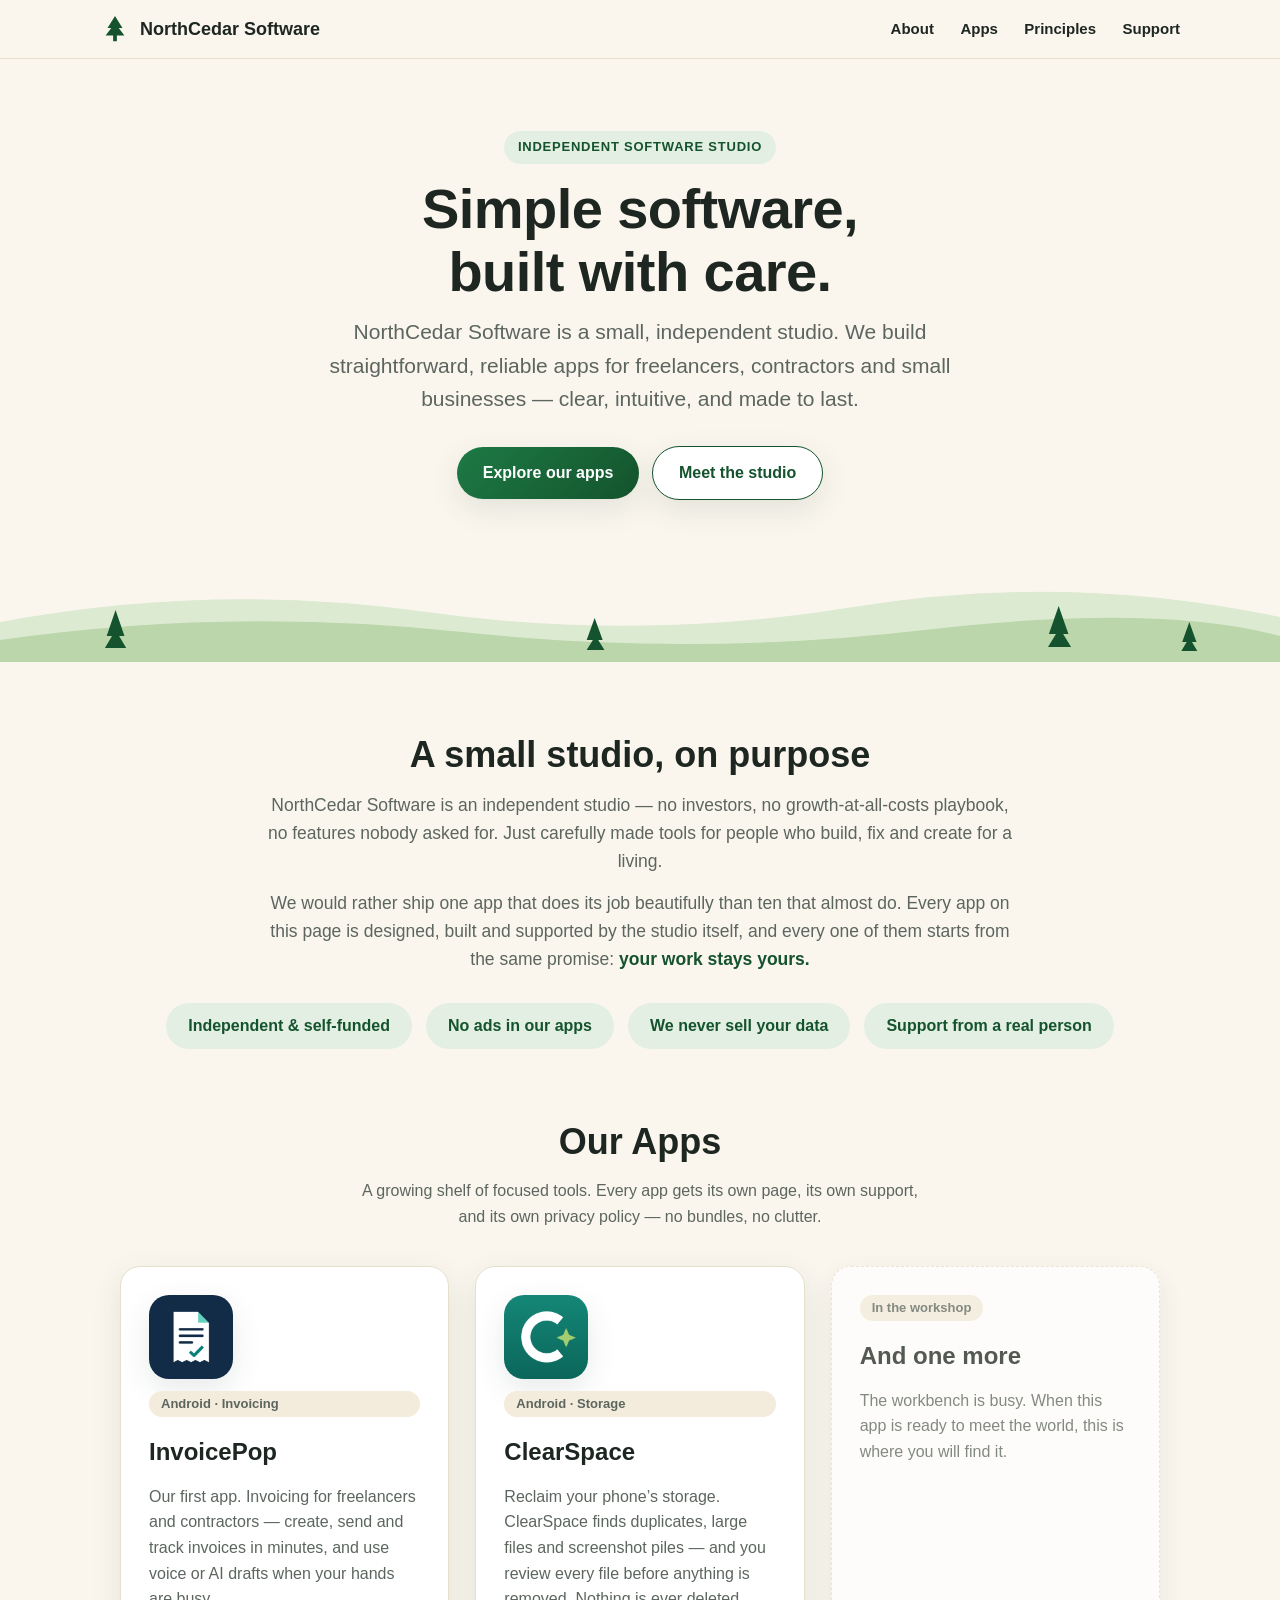
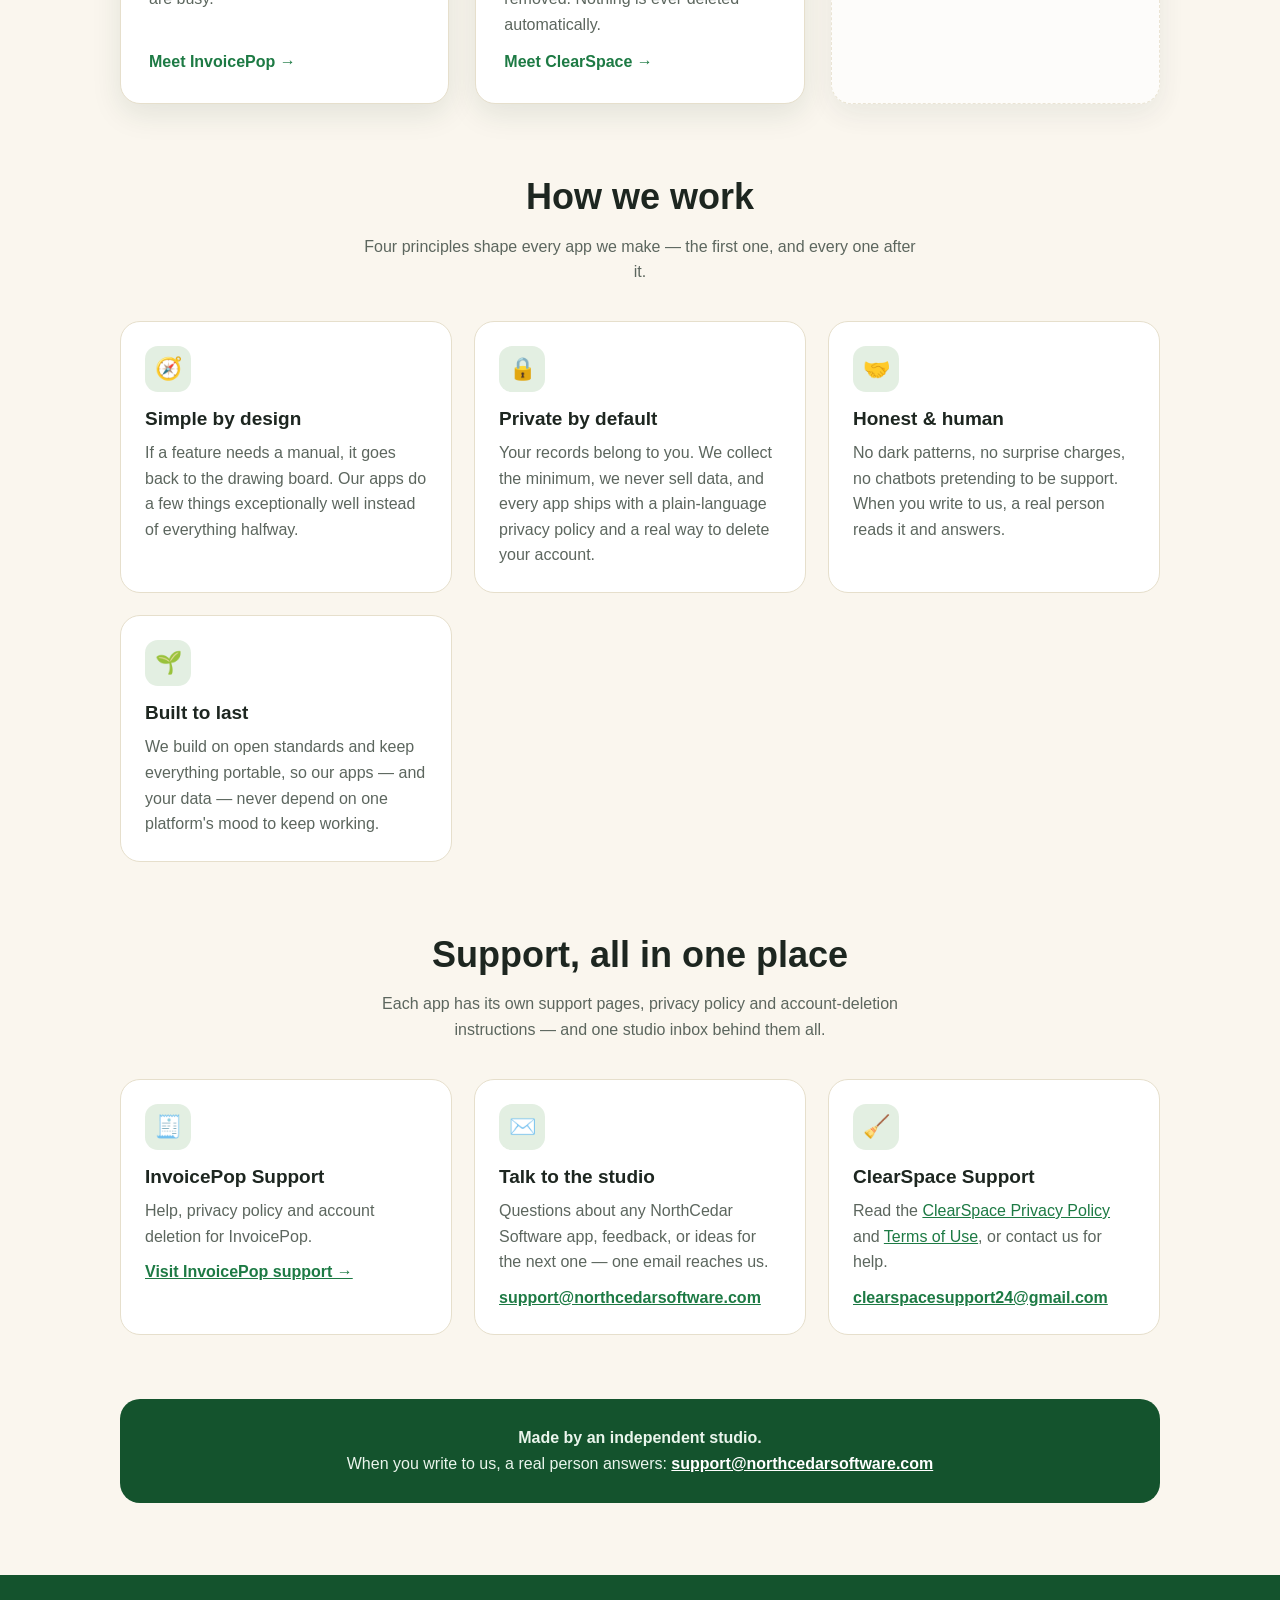
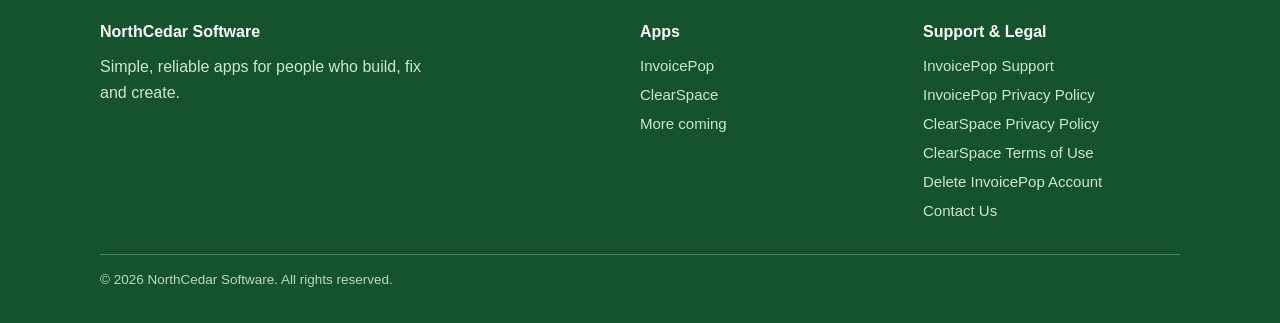
<file: index.html>
<!DOCTYPE html>
<html lang="en">
<head>
<meta charset="utf-8">
<meta name="viewport" content="width=device-width, initial-scale=1">
<title>NorthCedar Software — Apps made with care</title>
<meta name="description" content="NorthCedar Software is an independent studio building simple, reliable apps for freelancers, contractors and small businesses. Home of InvoicePop.">
<link rel="icon" href="/favicon.svg" type="image/svg+xml">
<link rel="stylesheet" href="/style.css">
</head>
<body>
<header class="site">
  <div class="wrap nav">
    <a class="brand" href="/">
      <svg viewBox="0 0 64 64" aria-hidden="true"><path d="M32 4 L48 30 H40 L52 46 H36 V58 H28 V46 H12 L24 30 H16 Z" fill="#14532d"/></svg>
      NorthCedar Software
    </a>
    <nav>
      <a href="#about">About</a>
      <a href="#apps">Apps</a>
      <a href="#principles">Principles</a>
      <a href="#support">Support</a>
    </nav>
  </div>
</header>

<div class="hero">
  <div class="wrap">
    <span class="eyebrow">Independent software studio</span>
    <h1>Simple software,<br>built with care.</h1>
    <p class="lede">NorthCedar Software is a small, independent studio. We build straightforward, reliable apps for freelancers, contractors and small businesses — clear, intuitive, and made to last.</p>
    <a class="btn" href="#apps">Explore our apps</a>
    <a class="btn ghost" href="#about">Meet the studio</a>
  </div>
  <svg class="forest" viewBox="0 0 1440 110" preserveAspectRatio="none" aria-hidden="true">
    <path d="M0 70 Q 240 30 480 60 T 960 55 T 1440 65 V110 H0 Z" fill="#dcead2"/>
    <path d="M0 88 Q 260 55 520 80 T 1040 78 T 1440 84 V110 H0 Z" fill="#bcd6ab"/>
    <g fill="#14532d">
      <path d="M120 84 l10-26 10 26 h-6 l8 12 h-24 l8-12z"/>
      <path d="M660 88 l9-22 9 22 h-5 l7 10 h-20 l7-10z"/>
      <path d="M1180 82 l11-28 11 28 h-6 l9 13 h-26 l9-13z"/>
      <path d="M1330 90 l8-20 8 20 h-5 l6 9 h-18 l6-9z"/>
    </g>
  </svg>
</div>

<section id="about">
  <div class="wrap">
    <h2>A small studio, on purpose</h2>
    <div class="about-copy">
      <p>NorthCedar Software is an independent studio — no investors, no growth-at-all-costs playbook, no features nobody asked for. Just carefully made tools for people who build, fix and create for a living.</p>
      <p>We would rather ship one app that does its job beautifully than ten that almost do. Every app on this page is designed, built and supported by the studio itself, and every one of them starts from the same promise: <strong>your work stays yours.</strong></p>
    </div>
    <div class="who">
      <span>Independent &amp; self-funded</span>
      <span>No ads in our apps</span>
      <span>We never sell your data</span>
      <span>Support from a real person</span>
    </div>
  </div>
</section>

<section id="apps" style="padding-top:0">
  <div class="wrap">
    <h2>Our Apps</h2>
    <p class="sub">A growing shelf of focused tools. Every app gets its own page, its own support, and its own privacy policy — no bundles, no clutter.</p>
    <div class="grid">
      <a class="app-card" href="/apps/invoicepop/">
        <img class="icon" src="/assets/invoicepop-icon.png" alt="InvoicePop app icon">
        <span class="tag">Android · Invoicing</span>
        <h3>InvoicePop</h3>
        <p>Our first app. Invoicing for freelancers and contractors — create, send and track invoices in minutes, and use voice or AI drafts when your hands are busy.</p>
        <span class="go">Meet InvoicePop →</span>
      </a>
      <a class="app-card" href="/apps/clearspace/">
        <img class="icon" src="/assets/clearspace-icon.png" alt="ClearSpace app icon">
        <span class="tag">Android · Storage</span>
        <h3>ClearSpace</h3>
        <p>Reclaim your phone’s storage. ClearSpace finds duplicates, large files and screenshot piles — and you review every file before anything is removed. Nothing is ever deleted automatically.</p>
        <span class="go">Meet ClearSpace →</span>
      </a>
      <div class="app-card soon">
        <span class="tag">In the workshop</span>
        <h3>And one more</h3>
        <p>The workbench is busy. When this app is ready to meet the world, this is where you will find it.</p>
      </div>
    </div>
  </div>
</section>

<section id="principles" style="padding-top:0">
  <div class="wrap">
    <h2>How we work</h2>
    <p class="sub">Four principles shape every app we make — the first one, and every one after it.</p>
    <div class="features">
      <div class="feature">
        <div class="fi">🧭</div>
        <h3>Simple by design</h3>
        <p>If a feature needs a manual, it goes back to the drawing board. Our apps do a few things exceptionally well instead of everything halfway.</p>
      </div>
      <div class="feature">
        <div class="fi">🔒</div>
        <h3>Private by default</h3>
        <p>Your records belong to you. We collect the minimum, we never sell data, and every app ships with a plain-language privacy policy and a real way to delete your account.</p>
      </div>
      <div class="feature">
        <div class="fi">🤝</div>
        <h3>Honest &amp; human</h3>
        <p>No dark patterns, no surprise charges, no chatbots pretending to be support. When you write to us, a real person reads it and answers.</p>
      </div>
      <div class="feature">
        <div class="fi">🌱</div>
        <h3>Built to last</h3>
        <p>We build on open standards and keep everything portable, so our apps — and your data — never depend on one platform's mood to keep working.</p>
      </div>
    </div>
  </div>
</section>

<section id="support" style="padding-top:0">
  <div class="wrap">
    <h2>Support, all in one place</h2>
    <p class="sub">Each app has its own support pages, privacy policy and account-deletion instructions — and one studio inbox behind them all.</p>
    <div class="features">
      <div class="feature">
        <div class="fi">🧾</div>
        <h3>InvoicePop Support</h3>
        <p>Help, privacy policy and account deletion for InvoicePop.</p>
        <p style="margin-top:10px"><a href="https://invoicepop.northcedarsoftware.com/"><strong>Visit InvoicePop support →</strong></a></p>
      </div>
      <div class="feature">
        <div class="fi">✉️</div>
        <h3>Talk to the studio</h3>
        <p>Questions about any NorthCedar Software app, feedback, or ideas for the next one — one email reaches us.</p>
        <p style="margin-top:10px"><a href="mailto:support@northcedarsoftware.com"><strong>support@northcedarsoftware.com</strong></a></p>
      </div>
      <div class="feature">
        <div class="fi">🧹</div>
        <h3>ClearSpace Support</h3>
        <p>Read the <a href="/apps/clearspace/privacy/">ClearSpace Privacy Policy</a> and <a href="/apps/clearspace/terms/">Terms of Use</a>, or contact us for help.</p>
        <p style="margin-top:10px"><a href="mailto:clearspacesupport24@gmail.com"><strong>clearspacesupport24@gmail.com</strong></a></p>
      </div>
    </div>
  </div>
</section>

<div class="wrap">
  <div class="band">
    <strong>Made by an independent studio.</strong><br>
    When you write to us, a real person answers:
    <a href="mailto:support@northcedarsoftware.com">support@northcedarsoftware.com</a>
  </div>
</div>

<footer class="site">
  <div class="wrap foot">
    <div>
      <h4>NorthCedar Software</h4>
      <p style="margin:0;color:#cfe6d4;max-width:340px">Simple, reliable apps for people who build, fix and create.</p>
    </div>
    <div>
      <h4>Apps</h4>
      <a href="/apps/invoicepop/">InvoicePop</a>
      <a href="/apps/clearspace/">ClearSpace</a>
      <a href="#apps">More coming</a>
    </div>
    <div>
      <h4>Support &amp; Legal</h4>
      <a href="https://invoicepop.northcedarsoftware.com/">InvoicePop Support</a>
      <a href="https://invoicepop.northcedarsoftware.com/privacy/">InvoicePop Privacy Policy</a>
      <a href="/apps/clearspace/privacy/">ClearSpace Privacy Policy</a>
      <a href="/apps/clearspace/terms/">ClearSpace Terms of Use</a>
      <a href="https://invoicepop.northcedarsoftware.com/delete-account/">Delete InvoicePop Account</a>
      <a href="mailto:support@northcedarsoftware.com">Contact Us</a>
    </div>
    <div class="fine">© 2026 NorthCedar Software. All rights reserved.</div>
  </div>
</footer>
</body>
</html>
</file>
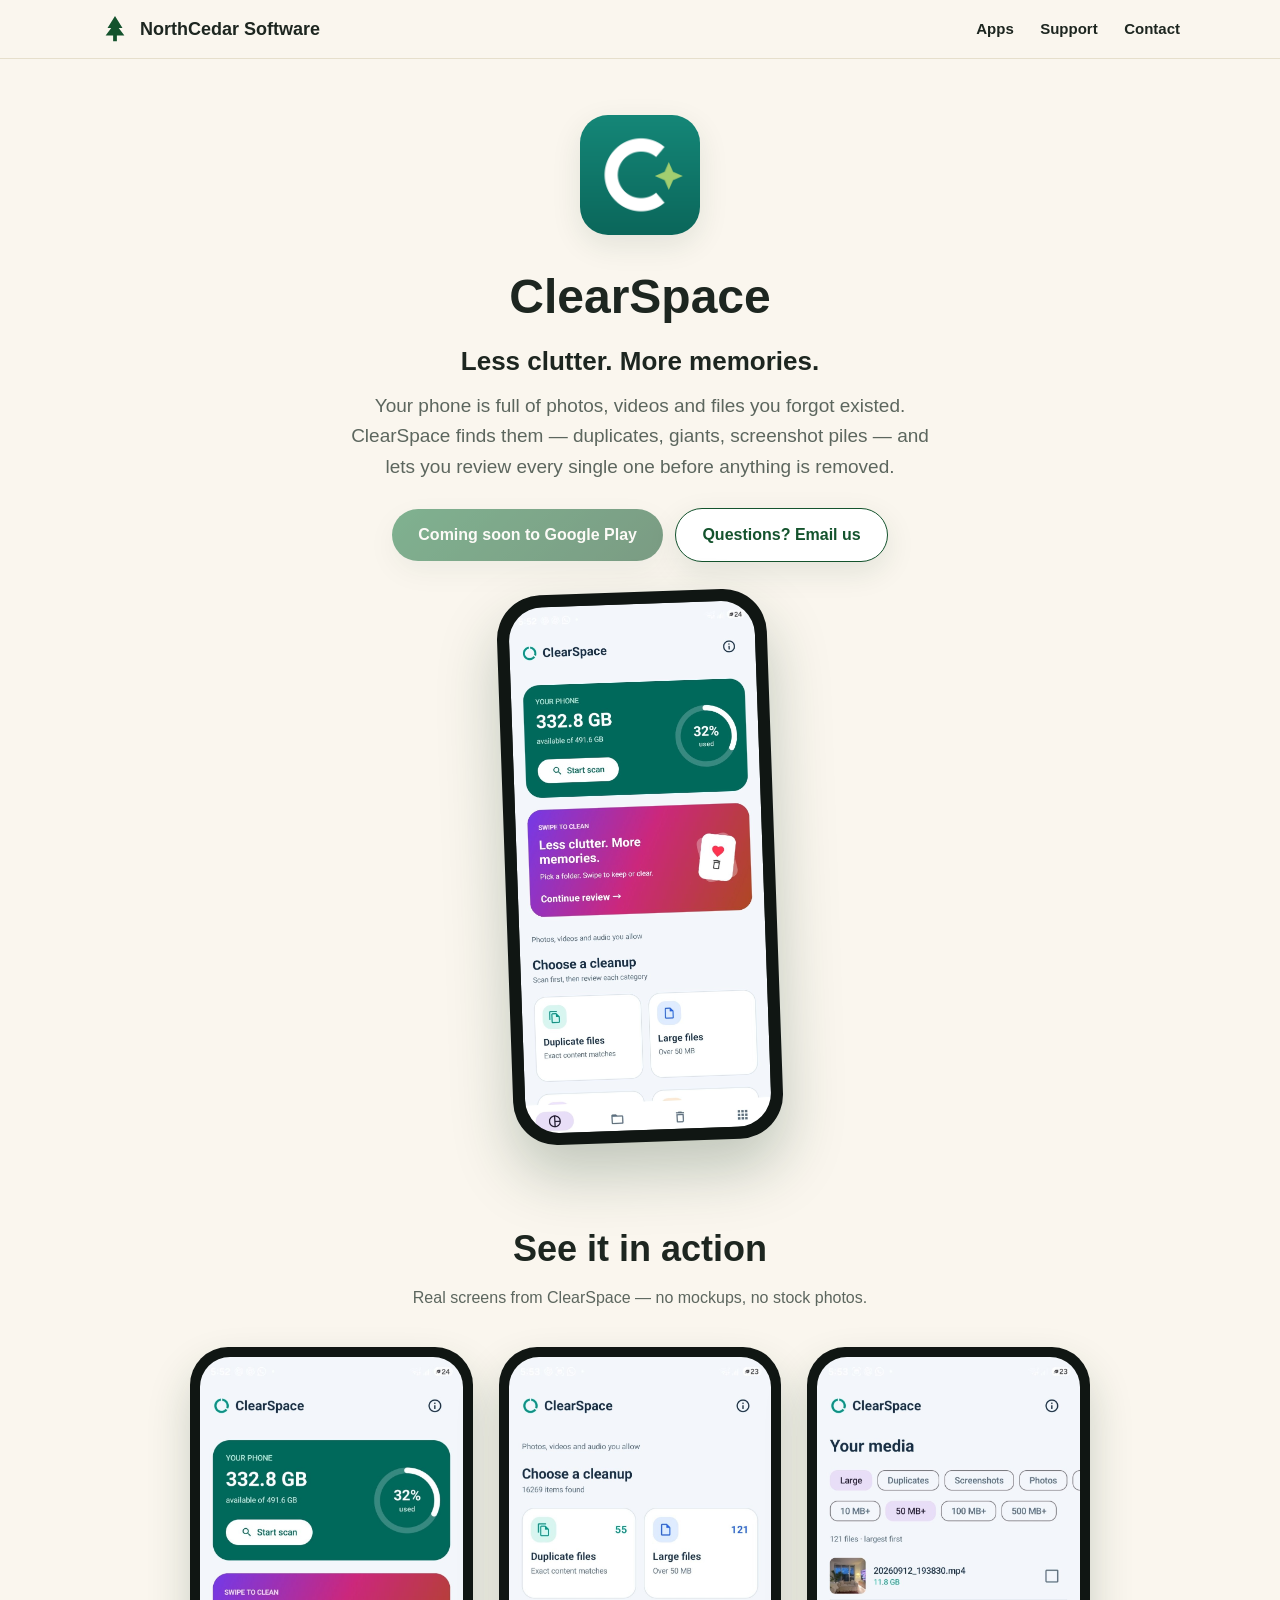
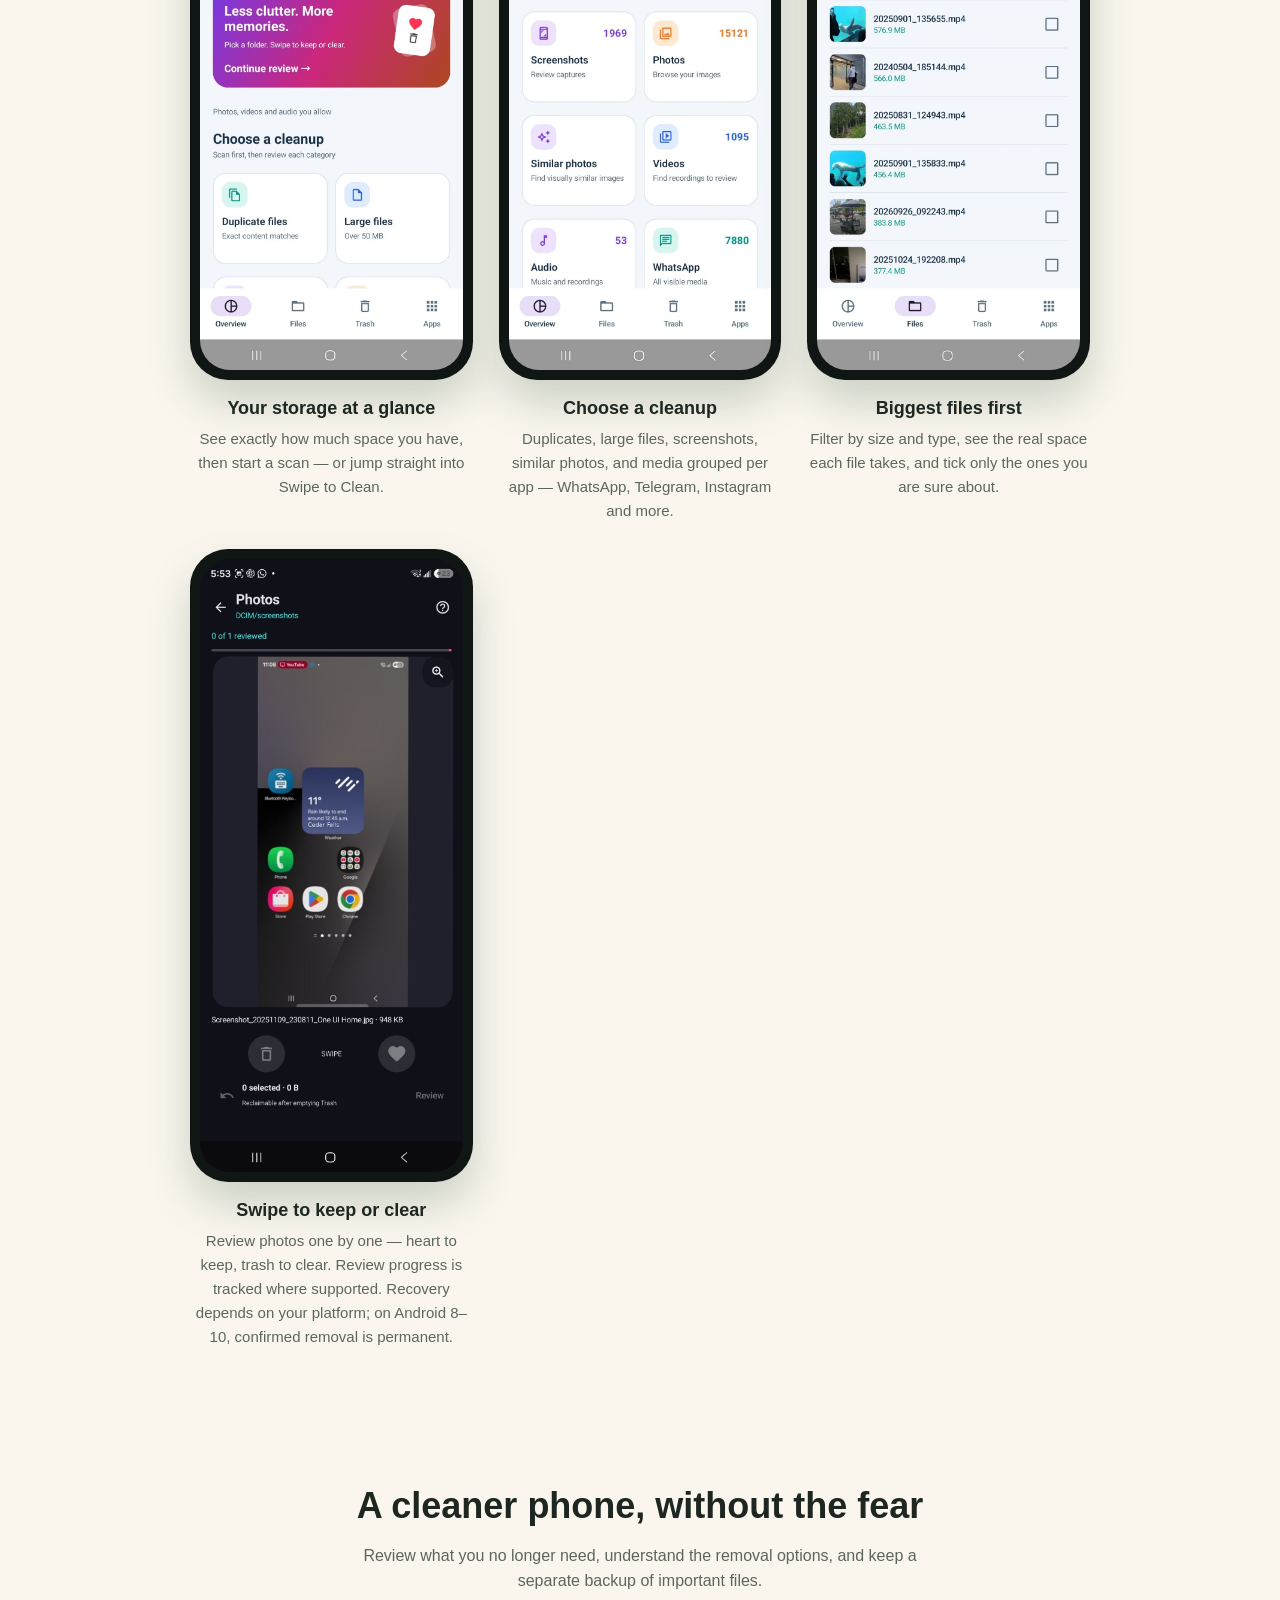
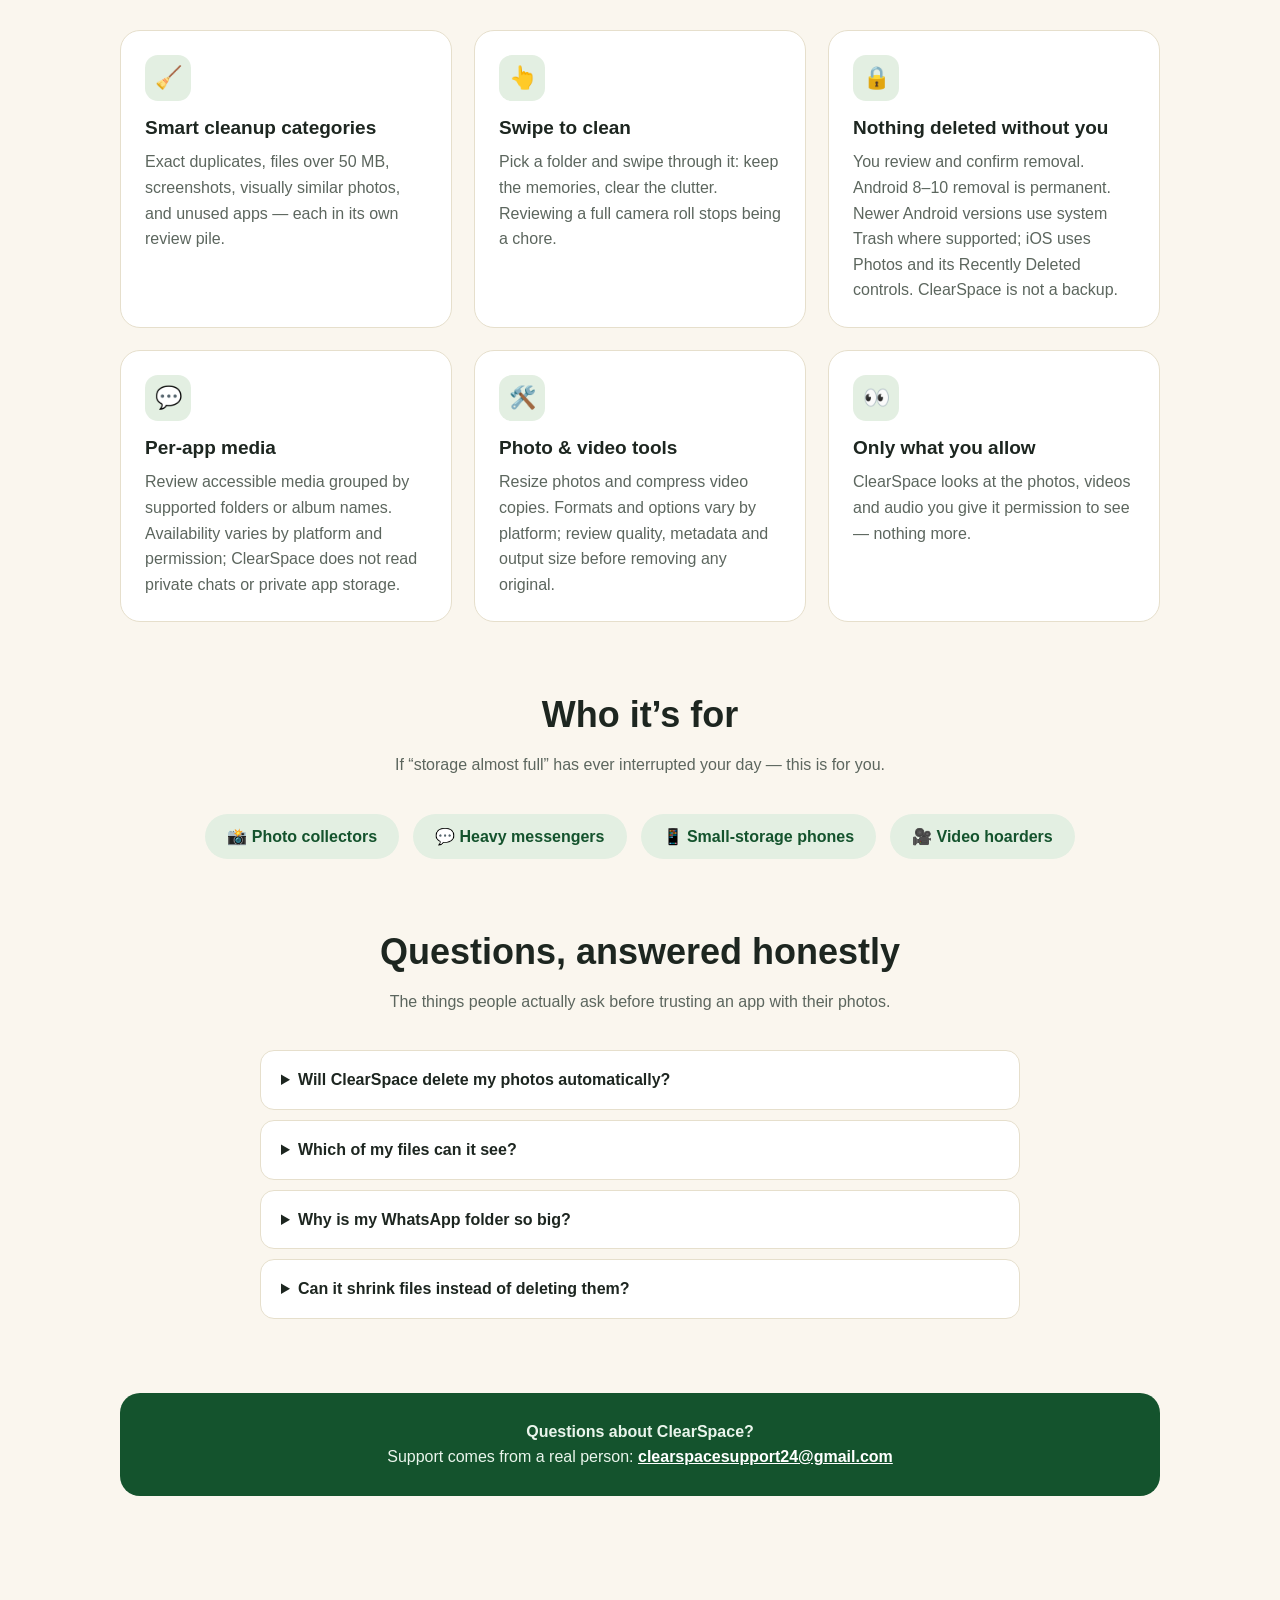
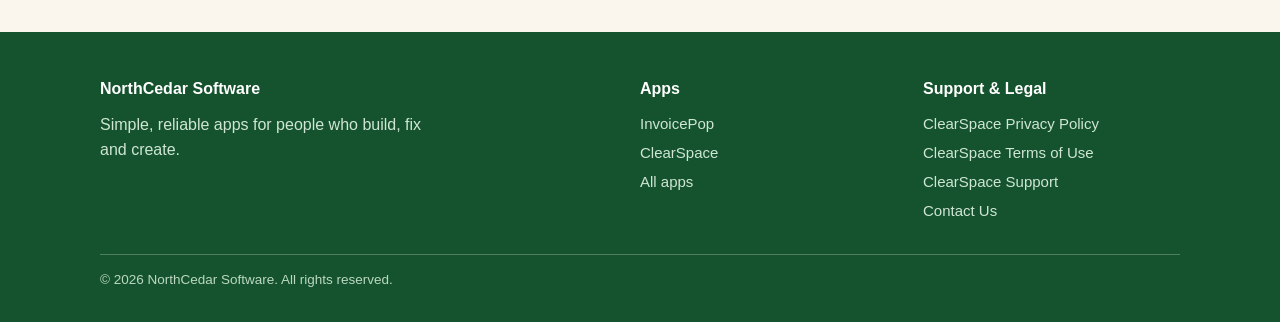
<file: apps/clearspace/index.html>
<!DOCTYPE html>
<html lang="en">
<head>
<meta charset="utf-8">
<meta name="viewport" content="width=device-width, initial-scale=1">
<title>ClearSpace — Reclaim your phone storage | NorthCedar Software</title>
<meta name="description" content="ClearSpace by NorthCedar Software: find duplicates, large files, screenshots and similar photos, review every file yourself, and free up space — nothing is ever deleted automatically.">
<link rel="icon" href="/favicon.svg" type="image/svg+xml">
<link rel="stylesheet" href="/style.css">
</head>
<body>
<header class="site">
  <div class="wrap nav">
    <a class="brand" href="/">
      <svg viewBox="0 0 64 64" aria-hidden="true"><path d="M32 4 L48 30 H40 L52 46 H36 V58 H28 V46 H12 L24 30 H16 Z" fill="#14532d"/></svg>
      NorthCedar Software
    </a>
    <nav>
      <a href="/#apps">Apps</a>
      <a href="/#support">Support</a>
      <a href="mailto:clearspacesupport24@gmail.com">Contact</a>
    </nav>
  </div>
</header>

<div class="app-hero">
  <div class="wrap">
    <img class="icon" src="/assets/clearspace-icon.png" alt="ClearSpace app icon">
    <h1>ClearSpace</h1>
    <p style="font-size:26px;font-weight:800;margin:2px 0 8px">Less clutter. More memories.</p>
    <p class="lede">Your phone is full of photos, videos and files you forgot existed. ClearSpace finds them — duplicates, giants, screenshot piles — and lets you review every single one before anything is removed.</p>
    <!-- PLAY LINK: when the app is live on Google Play, remove class "disabled" and set href to the Play listing URL. -->
    <a class="btn disabled" href="#" aria-disabled="true">Coming soon to Google Play</a>
    <a class="btn ghost" href="mailto:clearspacesupport24@gmail.com">Questions? Email us</a>

    <div class="phone-stage">
      <div class="phone">
        <img class="shot" src="/assets/shots-clearspace/overview.jpg" alt="ClearSpace overview screen showing available storage and the Start scan button">
      </div>
    </div>
  </div>
</div>

<section>
  <div class="wrap">
    <h2>See it in action</h2>
    <p class="sub">Real screens from ClearSpace — no mockups, no stock photos.</p>
    <div class="gallery">
      <div class="shot-card">
        <div class="frame"><img src="/assets/shots-clearspace/overview.jpg" alt="ClearSpace overview screen with storage ring and Swipe to Clean card"></div>
        <h3>Your storage at a glance</h3>
        <p>See exactly how much space you have, then start a scan — or jump straight into Swipe to Clean.</p>
      </div>
      <div class="shot-card">
        <div class="frame"><img src="/assets/shots-clearspace/categories.jpg" alt="ClearSpace cleanup categories: duplicates, large files, screenshots, photos, similar photos, videos, audio and WhatsApp"></div>
        <h3>Choose a cleanup</h3>
        <p>Duplicates, large files, screenshots, similar photos, and media grouped per app — WhatsApp, Telegram, Instagram and more.</p>
      </div>
      <div class="shot-card">
        <div class="frame"><img src="/assets/shots-clearspace/media.jpg" alt="ClearSpace large files list, largest first, with checkboxes to select files"></div>
        <h3>Biggest files first</h3>
        <p>Filter by size and type, see the real space each file takes, and tick only the ones you are sure about.</p>
      </div>
      <div class="shot-card">
        <div class="frame"><img src="/assets/shots-clearspace/swipe.jpg" alt="ClearSpace swipe review screen: swipe to keep a photo or send it to Trash"></div>
        <h3>Swipe to keep or clear</h3>
        <p>Review photos one by one — heart to keep, trash to clear. Review progress is tracked where supported. Recovery depends on your platform; on Android 8–10, confirmed removal is permanent.</p>
      </div>
    </div>
  </div>
</section>

<section>
  <div class="wrap">
    <h2>A cleaner phone, without the fear</h2>
    <p class="sub">Review what you no longer need, understand the removal options, and keep a separate backup of important files.</p>
    <div class="features">
      <div class="feature"><div class="fi">🧹</div><h3>Smart cleanup categories</h3><p>Exact duplicates, files over 50 MB, screenshots, visually similar photos, and unused apps — each in its own review pile.</p></div>
      <div class="feature"><div class="fi">👆</div><h3>Swipe to clean</h3><p>Pick a folder and swipe through it: keep the memories, clear the clutter. Reviewing a full camera roll stops being a chore.</p></div>
      <div class="feature"><div class="fi">🔒</div><h3>Nothing deleted without you</h3><p>You review and confirm removal. Android 8–10 removal is permanent. Newer Android versions use system Trash where supported; iOS uses Photos and its Recently Deleted controls. ClearSpace is not a backup.</p></div>
      <div class="feature"><div class="fi">💬</div><h3>Per-app media</h3><p>Review accessible media grouped by supported folders or album names. Availability varies by platform and permission; ClearSpace does not read private chats or private app storage.</p></div>
      <div class="feature"><div class="fi">🛠️</div><h3>Photo &amp; video tools</h3><p>Resize photos and compress video copies. Formats and options vary by platform; review quality, metadata and output size before removing any original.</p></div>
      <div class="feature"><div class="fi">👀</div><h3>Only what you allow</h3><p>ClearSpace looks at the photos, videos and audio you give it permission to see — nothing more.</p></div>
    </div>
  </div>
</section>

<section style="padding-top:0">
  <div class="wrap">
    <h2>Who it’s for</h2>
    <p class="sub">If “storage almost full” has ever interrupted your day — this is for you.</p>
    <div class="who"><span>📸 Photo collectors</span><span>💬 Heavy messengers</span><span>📱 Small-storage phones</span><span>🎥 Video hoarders</span></div>
  </div>
</section>

<section style="padding-top:0">
  <div class="wrap">
    <h2>Questions, answered honestly</h2>
    <p class="sub">The things people actually ask before trusting an app with their photos.</p>
    <div class="faq">
      <details>
        <summary>Will ClearSpace delete my photos automatically?</summary>
        <p>ClearSpace requires your selection and confirmation before removing media. On Android 8–10, removal is permanent. On Android 11 and later, supported items use system Trash and may expire automatically. On iOS, Photos manages Recently Deleted and iCloud deletion may synchronize across devices. Keep a separate backup; recovery and immediate storage savings are not guaranteed.</p>
      </details>
      <details>
        <summary>Which of my files can it see?</summary>
        <p>Only the photos, videos and audio you allow. You grant access, you stay in control, and you review everything on your own screen.</p>
      </details>
      <details>
        <summary>Why is my WhatsApp folder so big?</summary>
        <p>Saved media can accumulate over time. ClearSpace groups accessible media by supported folders or album names; it cannot see everything stored privately inside a messaging app. Categories vary by platform and permissions.</p>
      </details>
      <details>
        <summary>Can it shrink files instead of deleting them?</summary>
        <p>The tools create resized or compressed copies with supported formats and settings. Savings vary; an output can be larger and compression may affect detail, colour, HDR or metadata. Review the copy before deciding whether to remove the original.</p>
      </details>
    </div>
  </div>
</section>

<section style="padding-top:0">
  <div class="wrap">
    <div class="band">
      <strong>Questions about ClearSpace?</strong><br>
      Support comes from a real person:
      <a href="mailto:clearspacesupport24@gmail.com">clearspacesupport24@gmail.com</a>
    </div>
  </div>
</section>

<footer class="site">
  <div class="wrap foot">
    <div>
      <h4>NorthCedar Software</h4>
      <p style="margin:0;color:#cfe6d4;max-width:340px">Simple, reliable apps for people who build, fix and create.</p>
    </div>
    <div>
      <h4>Apps</h4>
      <a href="/apps/invoicepop/">InvoicePop</a>
      <a href="/apps/clearspace/">ClearSpace</a>
      <a href="/">All apps</a>
    </div>
    <div>
      <h4>Support &amp; Legal</h4>
      <a href="/apps/clearspace/privacy/">ClearSpace Privacy Policy</a>
      <a href="/apps/clearspace/terms/">ClearSpace Terms of Use</a>
      <a href="/#support">ClearSpace Support</a>
      <a href="mailto:clearspacesupport24@gmail.com">Contact Us</a>
    </div>
    <div class="fine">© 2026 NorthCedar Software. All rights reserved.</div>
  </div>
</footer>
</body>
</html>
</file>
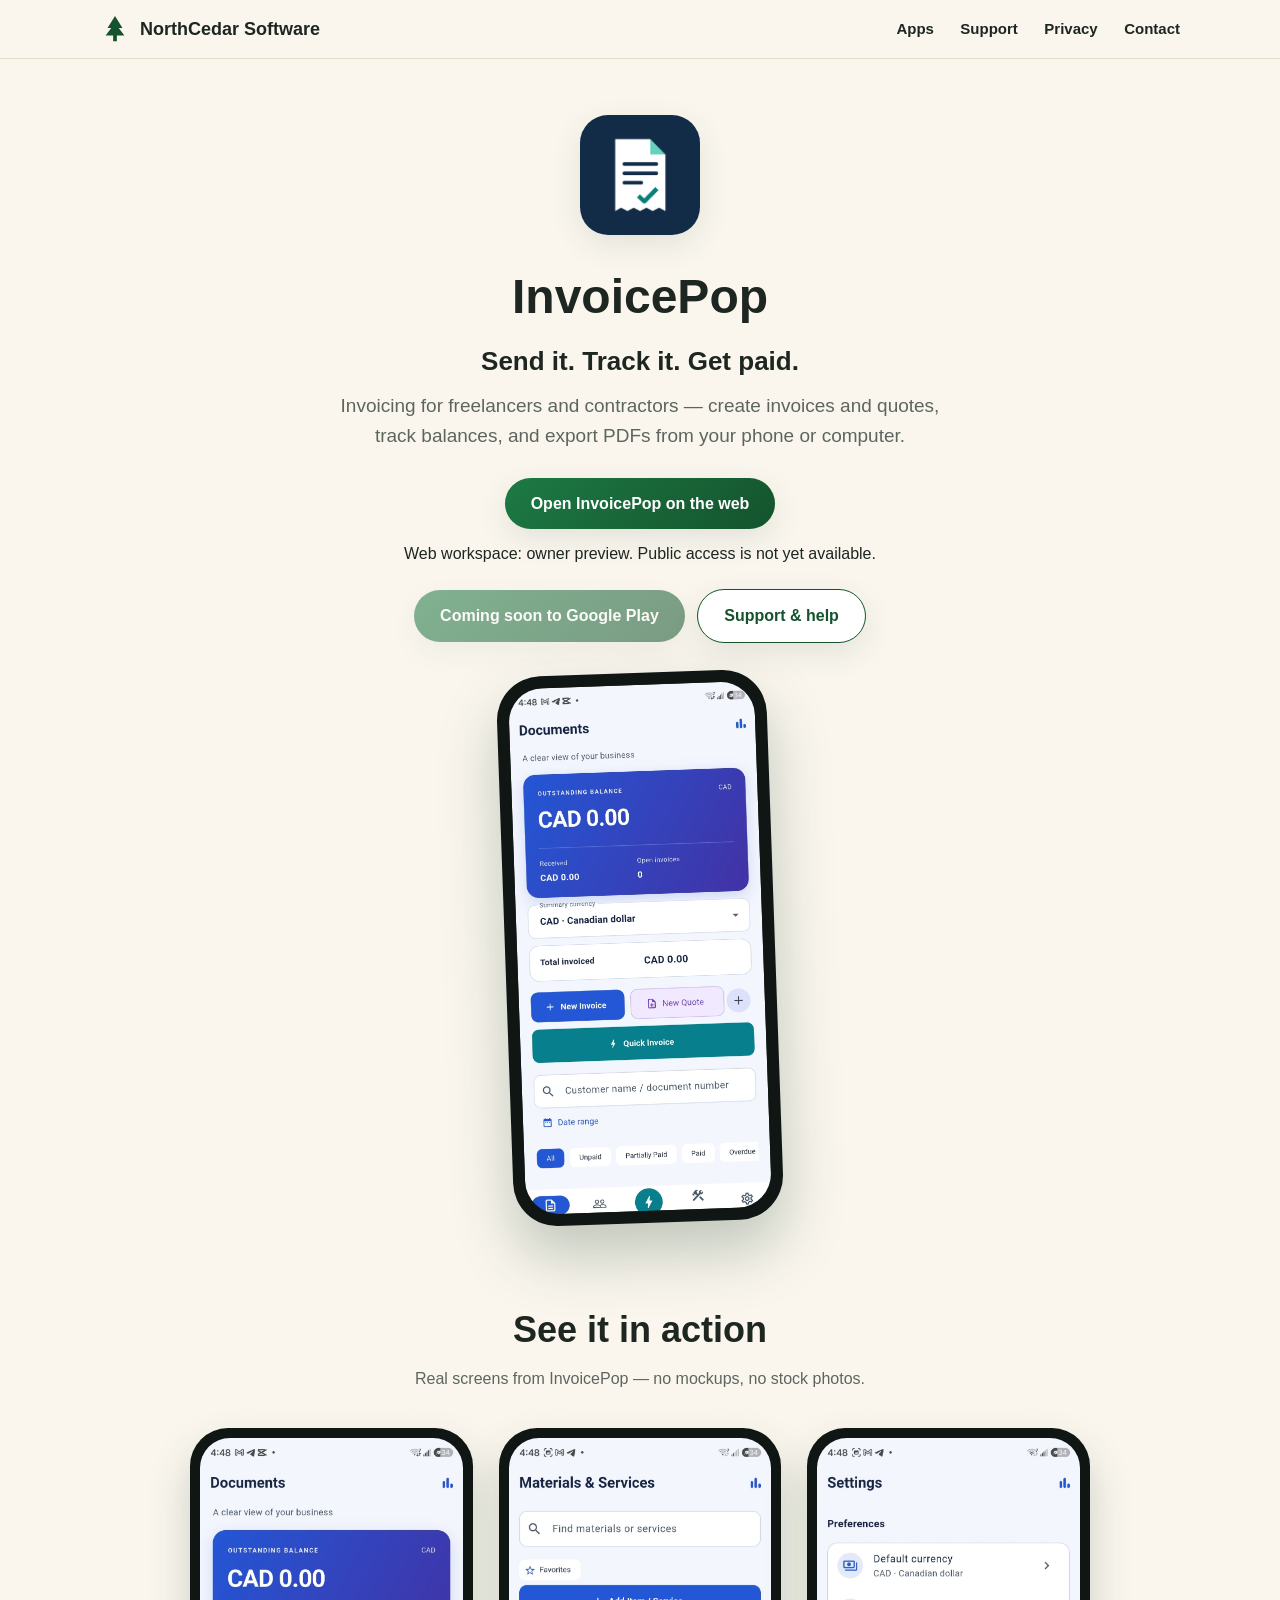
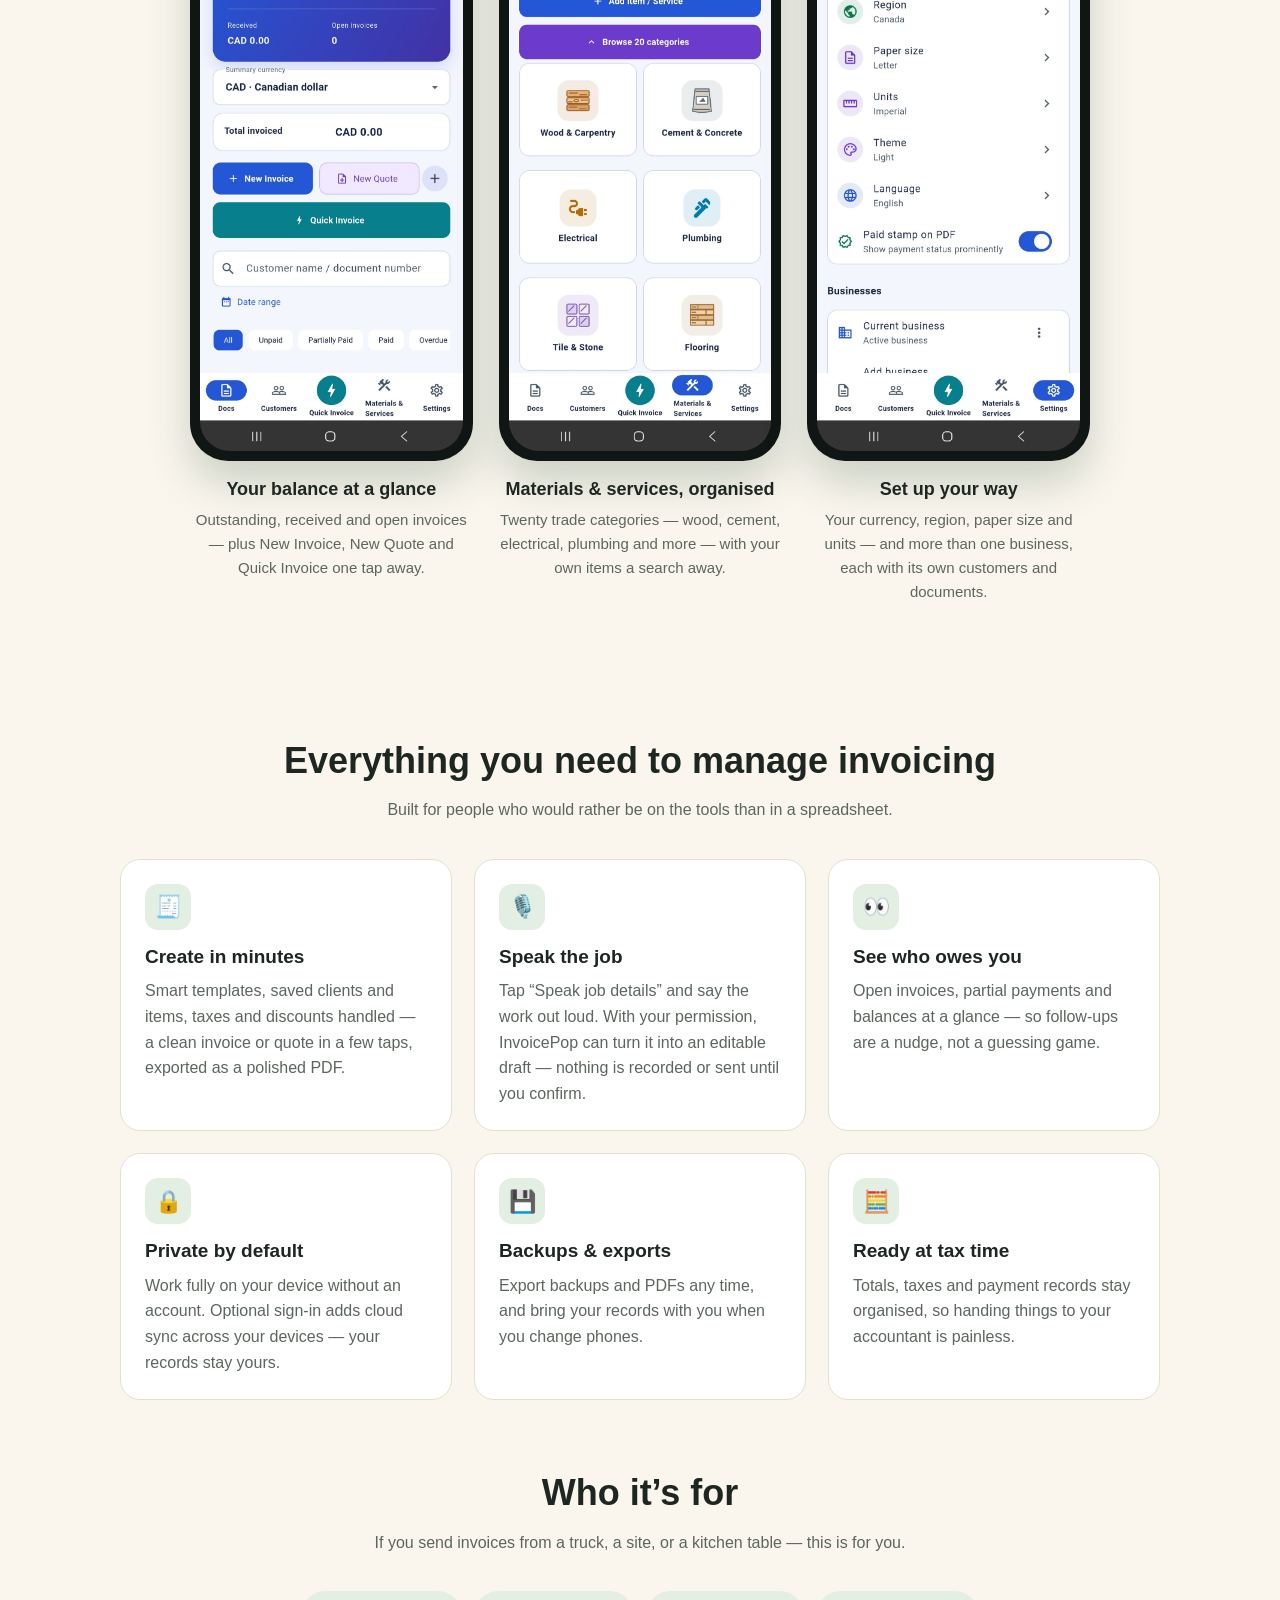
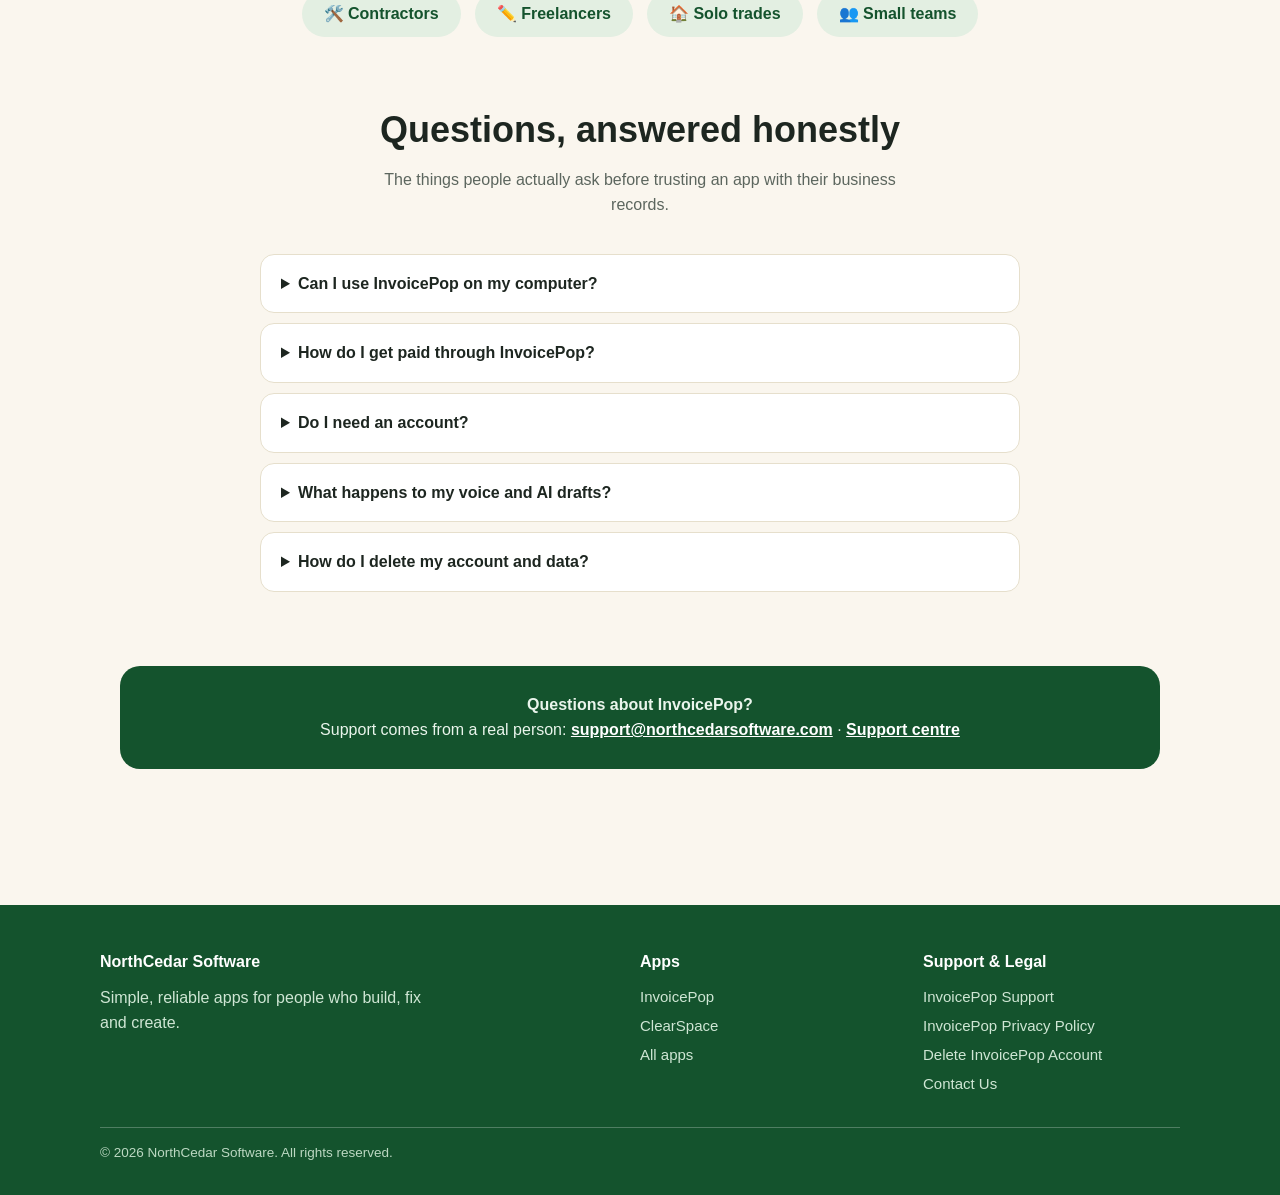
<file: apps/invoicepop/index.html>
<!DOCTYPE html>
<html lang="en">
<head>
<meta charset="utf-8">
<meta name="viewport" content="width=device-width, initial-scale=1">
<title>InvoicePop — Invoicing for freelancers &amp; contractors | NorthCedar Software</title>
<meta name="description" content="InvoicePop by NorthCedar Software: create, send and track invoices in minutes. Voice input, optional AI drafts, works without an account.">
<link rel="icon" href="/favicon.svg" type="image/svg+xml">
<link rel="stylesheet" href="/style.css">
</head>
<body>
<header class="site">
  <div class="wrap nav">
    <a class="brand" href="/">
      <svg viewBox="0 0 64 64" aria-hidden="true"><path d="M32 4 L48 30 H40 L52 46 H36 V58 H28 V46 H12 L24 30 H16 Z" fill="#14532d"/></svg>
      NorthCedar Software
    </a>
    <nav>
      <a href="/#apps">Apps</a>
      <a href="https://invoicepop.northcedarsoftware.com/">Support</a>
      <a href="https://invoicepop.northcedarsoftware.com/privacy/">Privacy</a>
      <a href="mailto:support@northcedarsoftware.com">Contact</a>
    </nav>
  </div>
</header>

<div class="app-hero">
  <div class="wrap">
    <img class="icon" src="/assets/invoicepop-icon.png" alt="InvoicePop app icon">
    <h1>InvoicePop</h1>
    <p style="font-size:26px;font-weight:800;margin:2px 0 8px">Send it. Track it. Get paid.</p>
    <p class="lede">Invoicing for freelancers and contractors — create invoices and quotes, track balances, and export PDFs from your phone or computer.</p>
    <a class="btn" href="https://app.northcedarsoftware.com/">Open InvoicePop on the web</a>
    <p class="sub" style="margin:8px 0 18px">Web workspace: owner preview. Public access is not yet available.</p>
    <!-- PLAY LINK: when the app is live on Google Play, remove class "disabled" and set href to the Play listing URL. -->
    <a class="btn disabled" href="#" aria-disabled="true">Coming soon to Google Play</a>
    <a class="btn ghost" href="https://invoicepop.northcedarsoftware.com/">Support &amp; help</a>

    <div class="phone-stage">
      <div class="phone">
        <img class="shot" src="/assets/shots/documents.jpg" alt="InvoicePop Documents screen showing the outstanding balance, received total and open invoices">
      </div>
    </div>
  </div>
</div>

<section>
  <div class="wrap">
    <h2>See it in action</h2>
    <p class="sub">Real screens from InvoicePop — no mockups, no stock photos.</p>
    <div class="gallery">
      <div class="shot-card">
        <div class="frame"><img src="/assets/shots/documents.jpg" alt="InvoicePop Documents screen"></div>
        <h3>Your balance at a glance</h3>
        <p>Outstanding, received and open invoices — plus New Invoice, New Quote and Quick Invoice one tap away.</p>
      </div>
      <div class="shot-card">
        <div class="frame"><img src="/assets/shots/materials.jpg" alt="InvoicePop Materials and Services screen with trade categories"></div>
        <h3>Materials &amp; services, organised</h3>
        <p>Twenty trade categories — wood, cement, electrical, plumbing and more — with your own items a search away.</p>
      </div>
      <div class="shot-card">
        <div class="frame"><img src="/assets/shots/settings.jpg" alt="InvoicePop Settings screen with currency, region and business options"></div>
        <h3>Set up your way</h3>
        <p>Your currency, region, paper size and units — and more than one business, each with its own customers and documents.</p>
      </div>
    </div>
  </div>
</section>

<section>
  <div class="wrap">
    <h2>Everything you need to manage invoicing</h2>
    <p class="sub">Built for people who would rather be on the tools than in a spreadsheet.</p>
    <div class="features">
      <div class="feature"><div class="fi">🧾</div><h3>Create in minutes</h3><p>Smart templates, saved clients and items, taxes and discounts handled — a clean invoice or quote in a few taps, exported as a polished PDF.</p></div>
      <div class="feature"><div class="fi">🎙️</div><h3>Speak the job</h3><p>Tap “Speak job details” and say the work out loud. With your permission, InvoicePop can turn it into an editable draft — nothing is recorded or sent until you confirm.</p></div>
      <div class="feature"><div class="fi">👀</div><h3>See who owes you</h3><p>Open invoices, partial payments and balances at a glance — so follow-ups are a nudge, not a guessing game.</p></div>
      <div class="feature"><div class="fi">🔒</div><h3>Private by default</h3><p>Work fully on your device without an account. Optional sign-in adds cloud sync across your devices — your records stay yours.</p></div>
      <div class="feature"><div class="fi">💾</div><h3>Backups &amp; exports</h3><p>Export backups and PDFs any time, and bring your records with you when you change phones.</p></div>
      <div class="feature"><div class="fi">🧮</div><h3>Ready at tax time</h3><p>Totals, taxes and payment records stay organised, so handing things to your accountant is painless.</p></div>
    </div>
  </div>
</section>

<section style="padding-top:0">
  <div class="wrap">
    <h2>Who it’s for</h2>
    <p class="sub">If you send invoices from a truck, a site, or a kitchen table — this is for you.</p>
    <div class="who"><span>🛠️ Contractors</span><span>✏️ Freelancers</span><span>🏠 Solo trades</span><span>👥 Small teams</span></div>
  </div>
</section>

<section style="padding-top:0">
  <div class="wrap">
    <h2>Questions, answered honestly</h2>
    <p class="sub">The things people actually ask before trusting an app with their business records.</p>
    <div class="faq">
      <details>
        <summary>Can I use InvoicePop on my computer?</summary>
        <p>The web workspace opens in your browser and lets you create invoices and quotes, manage customers, record payments and export PDFs. Web access is currently limited to the owner. Before moving existing work to a new browser or address, export a backup of any records that have not been synced.</p>
      </details>
      <details>
        <summary>How do I get paid through InvoicePop?</summary>
        <p>You don’t — and we say that plainly. InvoicePop does not process payments or hold your money. You invoice with InvoicePop, your client pays you the way you already work (bank transfer, cash, your card reader), and you record the payment in the app so your balances are always right.</p>
      </details>
      <details>
        <summary>Do I need an account?</summary>
        <p>No. You can create and manage invoices entirely on your device as a guest. An account is only needed if you want cloud sync and account features.</p>
      </details>
      <details>
        <summary>What happens to my voice and AI drafts?</summary>
        <p>Voice input uses your device’s speech recognition and only runs when you tap the voice button; InvoicePop itself does not save audio. AI drafts are optional: nothing is sent until you confirm, and the confirmation names the AI service used. Details are in the <a href="https://invoicepop.northcedarsoftware.com/privacy/">privacy policy</a>.</p>
      </details>
      <details>
        <summary>How do I delete my account and data?</summary>
        <p>Any time, by email — you don’t even need the app installed. Full steps are on the <a href="https://invoicepop.northcedarsoftware.com/delete-account/">account deletion page</a>.</p>
      </details>
    </div>
  </div>
</section>

<section style="padding-top:0">
  <div class="wrap">
    <div class="band">
      <strong>Questions about InvoicePop?</strong><br>
      Support comes from a real person:
      <a href="mailto:support@northcedarsoftware.com">support@northcedarsoftware.com</a>
      · <a href="https://invoicepop.northcedarsoftware.com/">Support centre</a>
    </div>
  </div>
</section>

<footer class="site">
  <div class="wrap foot">
    <div>
      <h4>NorthCedar Software</h4>
      <p style="margin:0;color:#cfe6d4;max-width:340px">Simple, reliable apps for people who build, fix and create.</p>
    </div>
    <div>
      <h4>Apps</h4>
      <a href="/apps/invoicepop/">InvoicePop</a>
      <a href="/apps/clearspace/">ClearSpace</a>
      <a href="/">All apps</a>
    </div>
    <div>
      <h4>Support &amp; Legal</h4>
      <a href="https://invoicepop.northcedarsoftware.com/">InvoicePop Support</a>
      <a href="https://invoicepop.northcedarsoftware.com/privacy/">InvoicePop Privacy Policy</a>
      <a href="https://invoicepop.northcedarsoftware.com/delete-account/">Delete InvoicePop Account</a>
      <a href="mailto:support@northcedarsoftware.com">Contact Us</a>
    </div>
    <div class="fine">© 2026 NorthCedar Software. All rights reserved.</div>
  </div>
</footer>
</body>
</html>
</file>
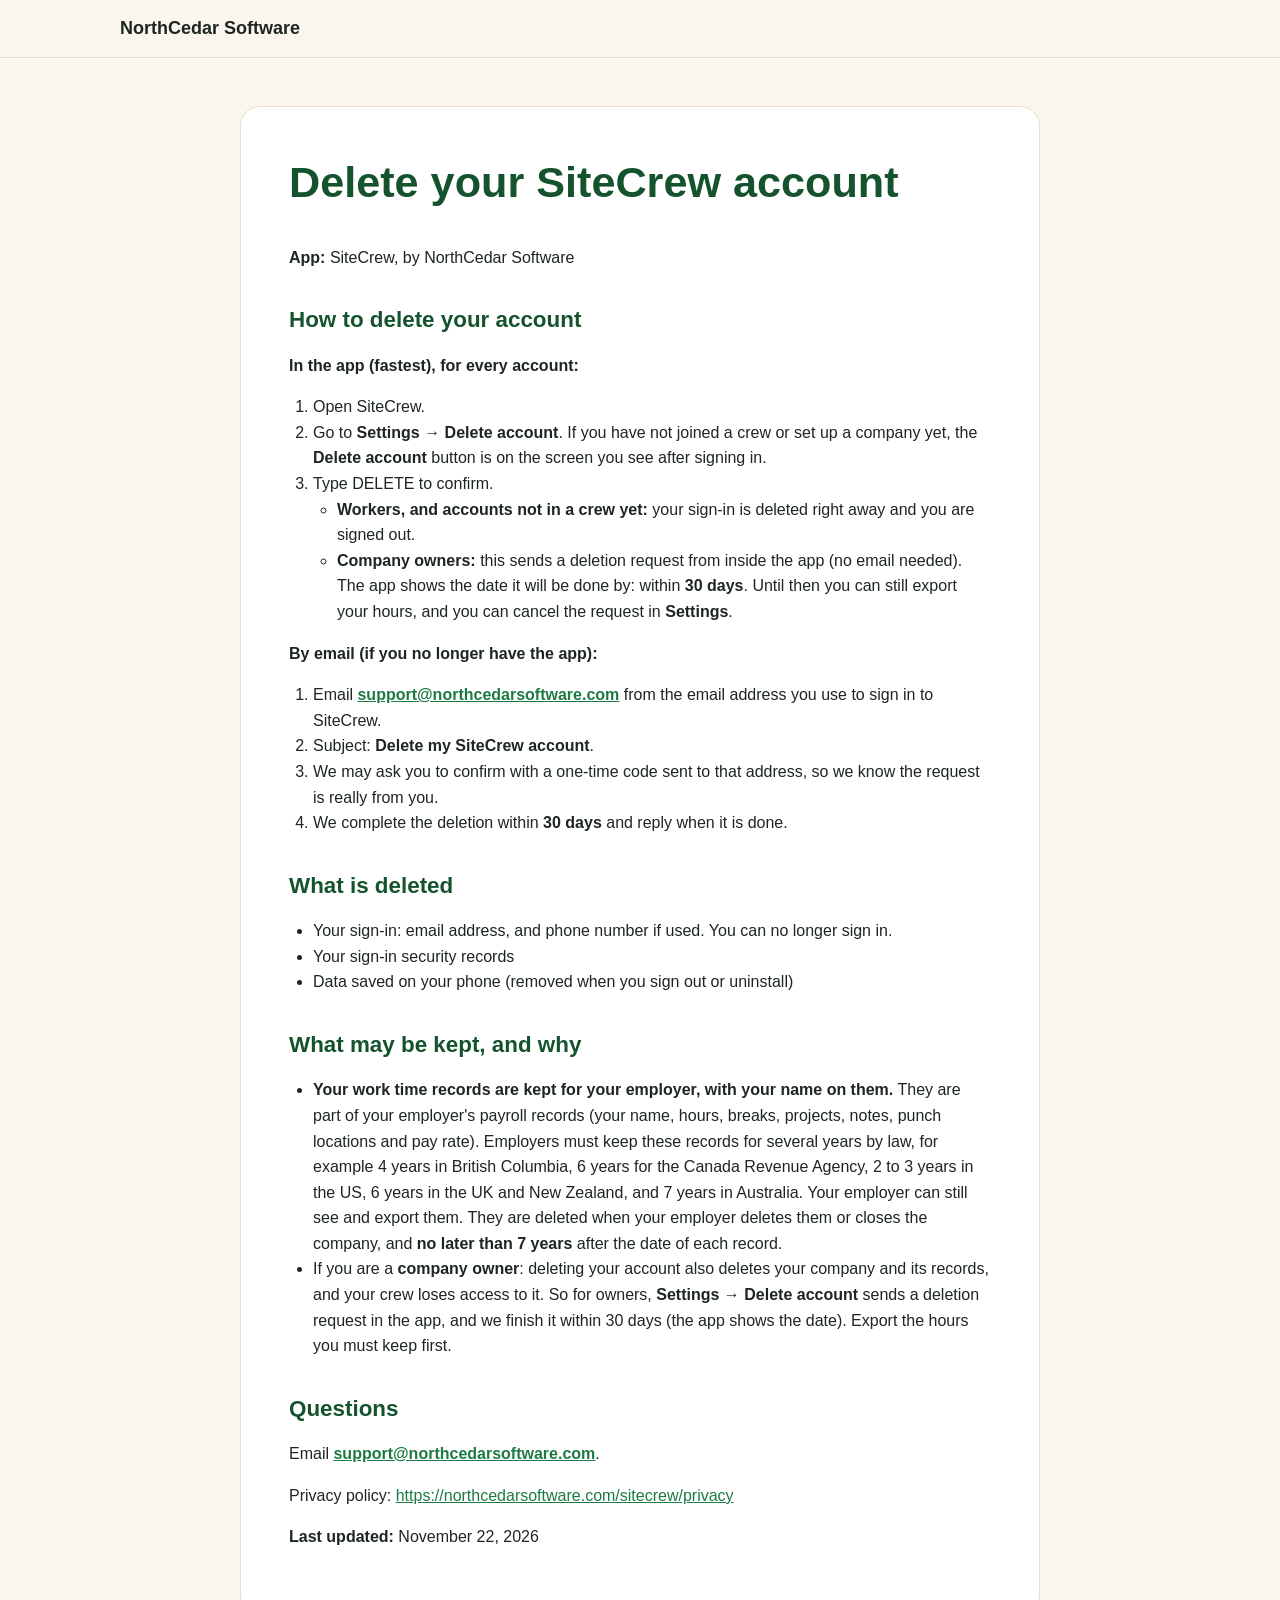
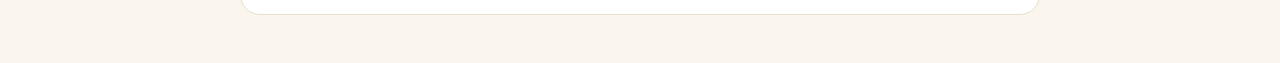
<file: sitecrew/delete-account/index.html>
<!doctype html>
<html lang="en">
<head>
  <meta charset="utf-8">
  <meta name="viewport" content="width=device-width, initial-scale=1">
  <title>Delete your SiteCrew account | NorthCedar Software</title>
  <link rel="icon" href="/favicon.svg">
  <link rel="stylesheet" href="/style.css">
  <style>
    main { max-width: 52rem; margin: clamp(1rem, 4vw, 3rem) auto; padding: 0 1rem; }
    article { background: var(--card); border: 1px solid var(--line); border-radius: var(--radius); padding: clamp(1rem, 4vw, 3rem); overflow-wrap: anywhere; }
    h1, h2 { line-height: 1.25; color: var(--cedar); }
    h1 { margin-top: 0; font-size: clamp(1.9rem, 5vw, 2.7rem); }
    h2 { margin-top: 1.6em; font-size: 1.4rem; }
    th, td { text-align: left; vertical-align: top; padding: .6rem; border: 1px solid var(--line); }
    table { width: 100%; border-collapse: collapse; }
    th { background: var(--cedar-soft); }
    ul, ol { padding-inline-start: 1.5rem; }
  </style>
</head>
<body>
  <header class="site"><div class="wrap"><div class="nav"><a class="brand" href="/">NorthCedar Software</a></div></div></header>
  <main><article>
<h1 id="delete-your-sitecrew-account">Delete your SiteCrew account</h1>
<p><strong>App:</strong> SiteCrew, by NorthCedar Software</p>
<h2 id="how-to-delete-your-account">How to delete your account</h2>
<p><strong>In the app (fastest), for every account:</strong></p>
<ol>
<li>Open SiteCrew.</li>
<li>Go to <strong>Settings → Delete account</strong>. If you have not joined a crew or set up a company yet, the <strong>Delete account</strong> button is on the screen you see after signing in.</li>
<li>Type DELETE to confirm.
<ul>
<li><strong>Workers, and accounts not in a crew yet:</strong> your sign-in is deleted right away and you are signed out.</li>
<li><strong>Company owners:</strong> this sends a deletion request from inside the app (no email needed). The app shows the date it will be done by: within <strong>30 days</strong>. Until then you can still export your hours, and you can cancel the request in <strong>Settings</strong>.</li>
</ul>
</li>
</ol>
<p><strong>By email (if you no longer have the app):</strong></p>
<ol>
<li>Email <strong><a href="mailto:support@northcedarsoftware.com">support@northcedarsoftware.com</a></strong> from the email address you use to sign in to SiteCrew.</li>
<li>Subject: <strong>Delete my SiteCrew account</strong>.</li>
<li>We may ask you to confirm with a one-time code sent to that address, so we know the request is really from you.</li>
<li>We complete the deletion within <strong>30 days</strong> and reply when it is done.</li>
</ol>
<h2 id="what-is-deleted">What is deleted</h2>
<ul>
<li>Your sign-in: email address, and phone number if used. You can no longer sign in.</li>
<li>Your sign-in security records</li>
<li>Data saved on your phone (removed when you sign out or uninstall)</li>
</ul>
<h2 id="what-may-be-kept-and-why">What may be kept, and why</h2>
<ul>
<li><strong>Your work time records are kept for your employer, with your name on them.</strong> They are part of your employer's payroll records (your name, hours, breaks, projects, notes, punch locations and pay rate). Employers must keep these records for several years by law, for example 4 years in British Columbia, 6 years for the Canada Revenue Agency, 2 to 3 years in the US, 6 years in the UK and New Zealand, and 7 years in Australia. Your employer can still see and export them. They are deleted when your employer deletes them or closes the company, and <strong>no later than 7 years</strong> after the date of each record.</li>
<li>If you are a <strong>company owner</strong>: deleting your account also deletes your company and its records, and your crew loses access to it. So for owners, <strong>Settings → Delete account</strong> sends a deletion request in the app, and we finish it within 30 days (the app shows the date). Export the hours you must keep first.</li>
</ul>
<h2 id="questions">Questions</h2>
<p>Email <strong><a href="mailto:support@northcedarsoftware.com">support@northcedarsoftware.com</a></strong>.</p>
<p>Privacy policy: <a href="https://northcedarsoftware.com/sitecrew/privacy">https://northcedarsoftware.com/sitecrew/privacy</a></p>
<p><strong>Last updated:</strong> November 22, 2026</p>
</article></main>
</body>
</html>
</file>
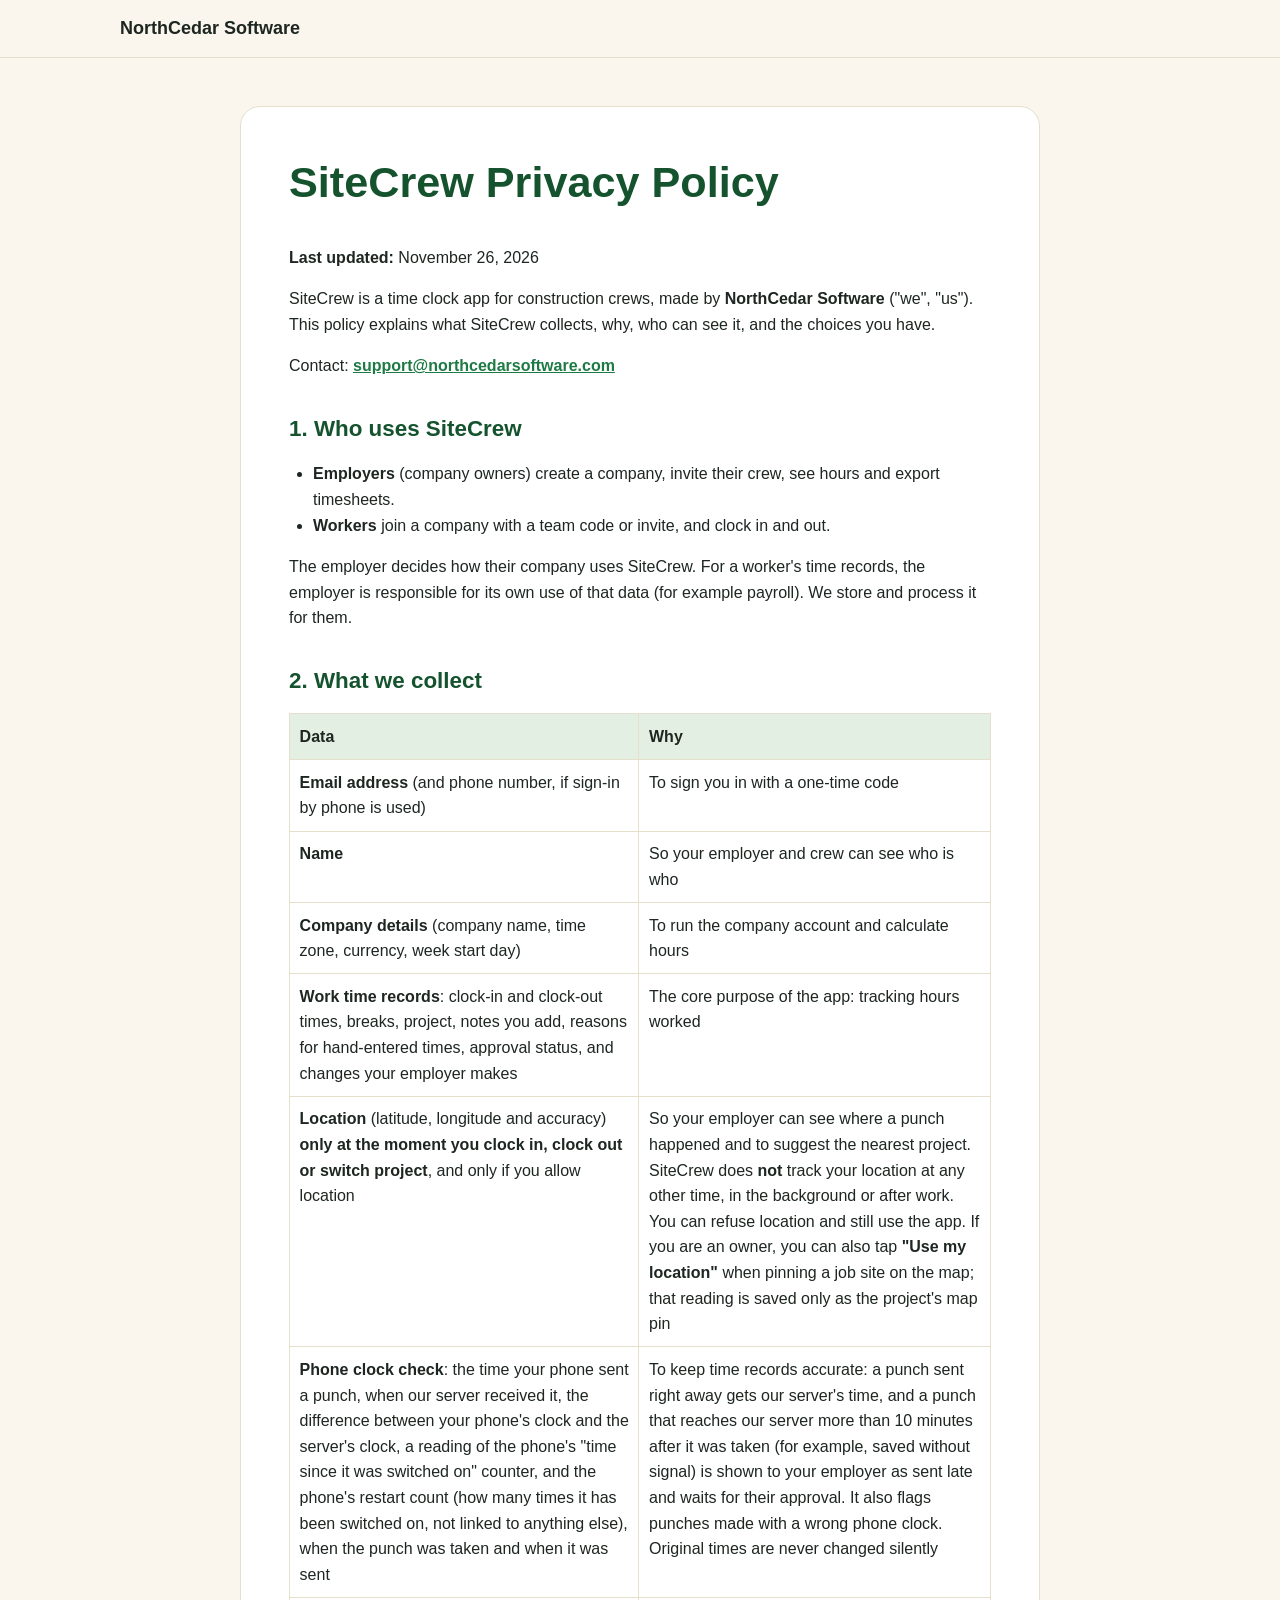
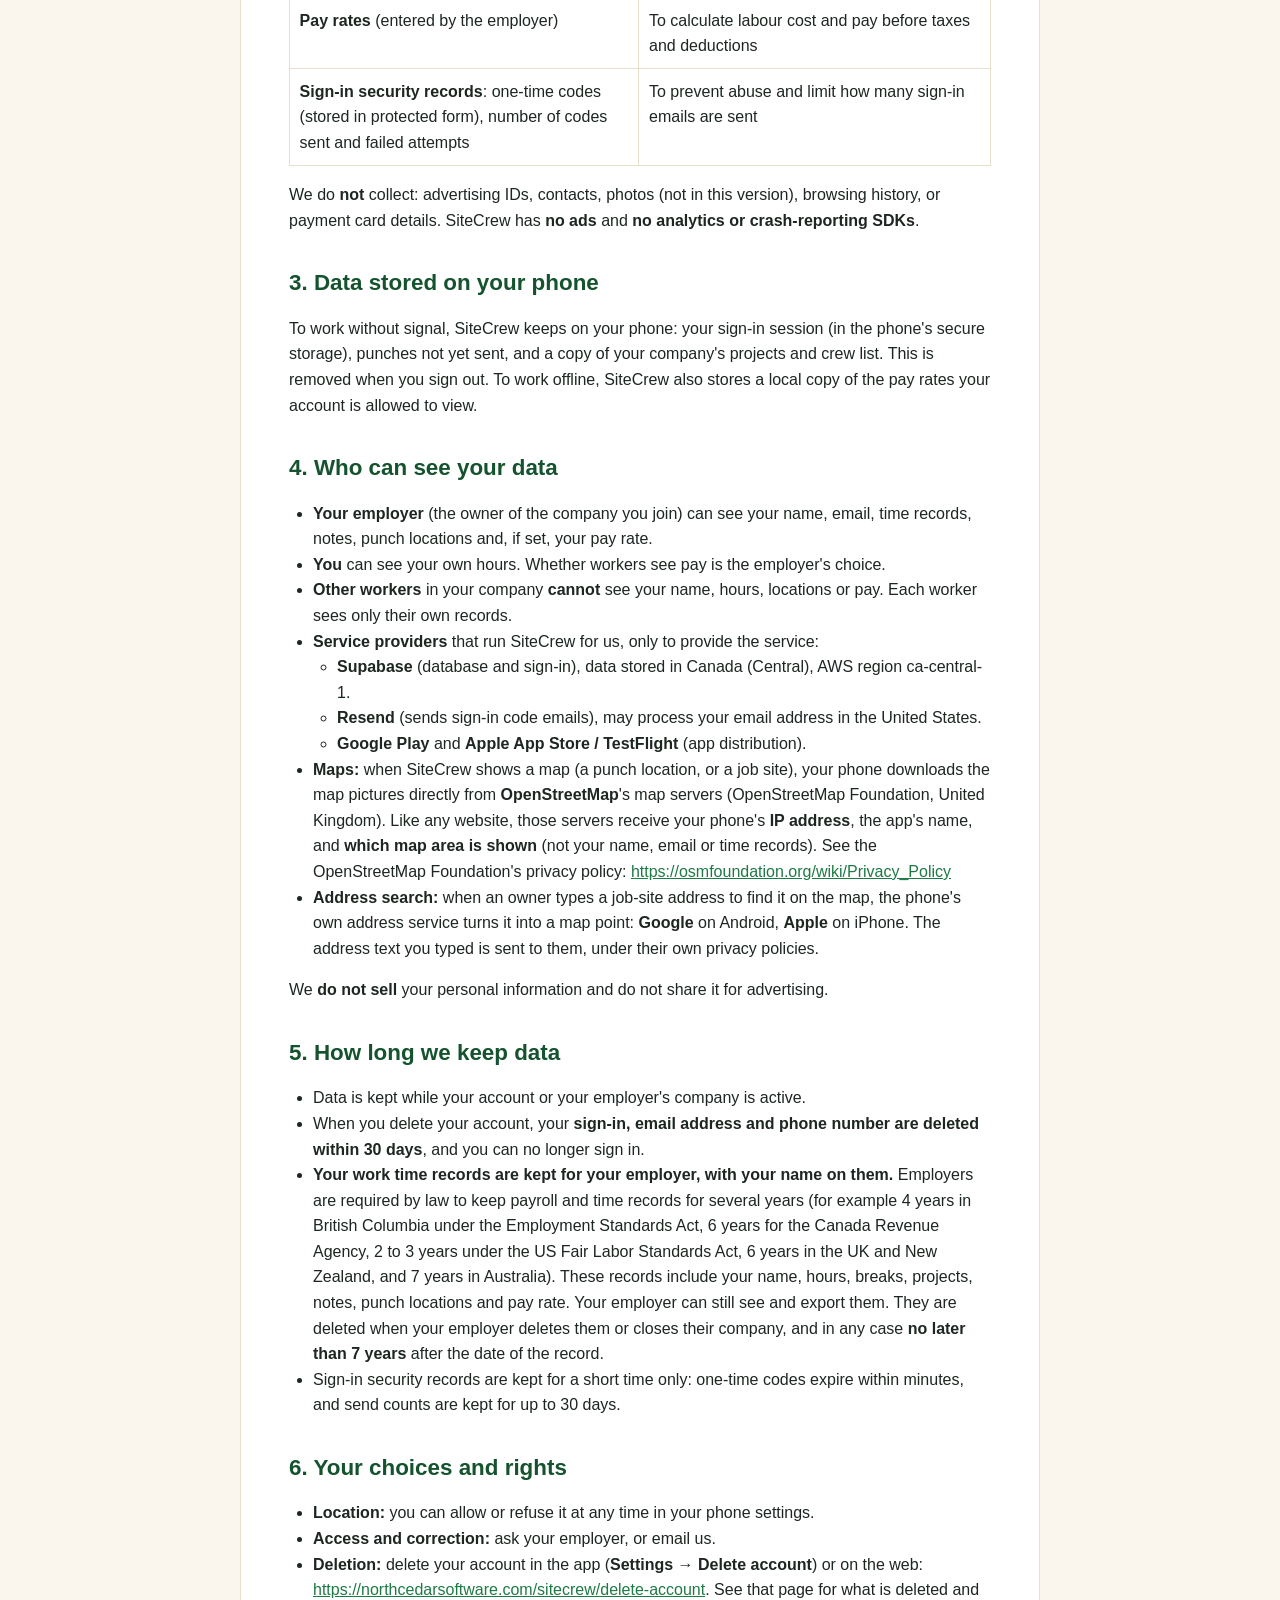
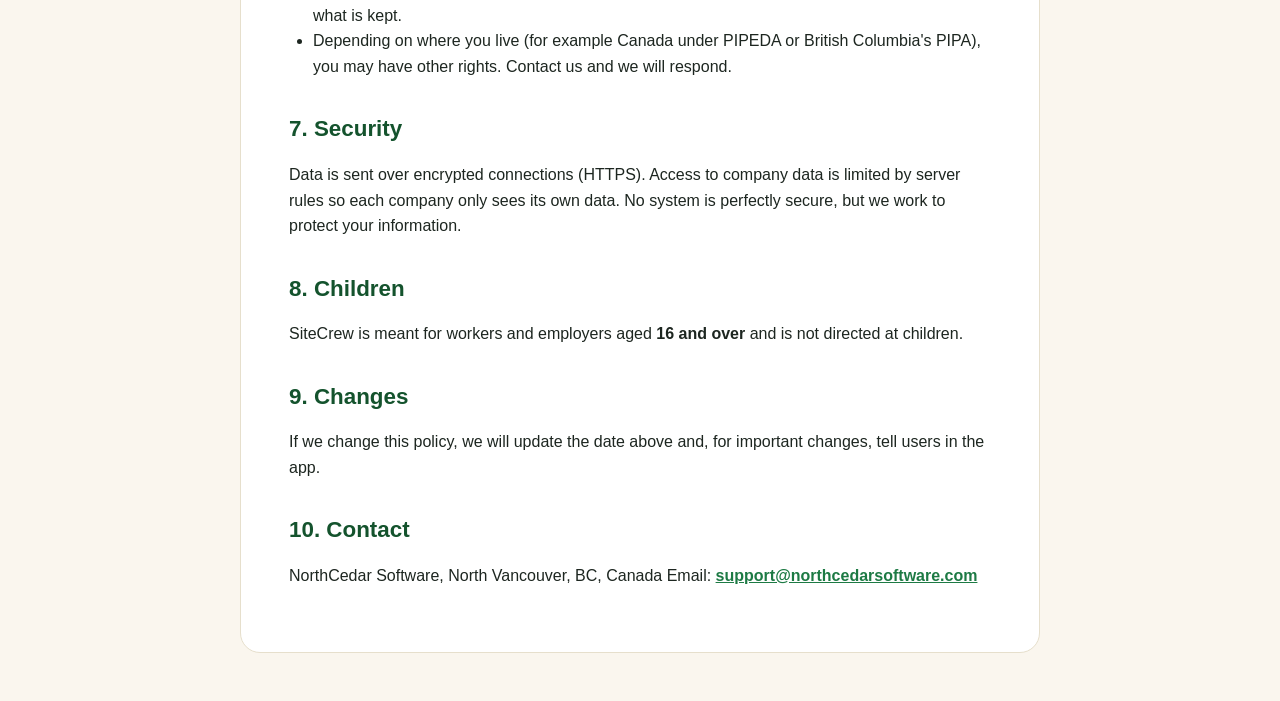
<file: sitecrew/privacy/index.html>
<!doctype html>
<html lang="en">
<head>
  <meta charset="utf-8">
  <meta name="viewport" content="width=device-width, initial-scale=1">
  <title>SiteCrew Privacy Policy | NorthCedar Software</title>
  <link rel="icon" href="/favicon.svg">
  <link rel="stylesheet" href="/style.css">
  <style>
    main { max-width: 52rem; margin: clamp(1rem, 4vw, 3rem) auto; padding: 0 1rem; }
    article { background: var(--card); border: 1px solid var(--line); border-radius: var(--radius); padding: clamp(1rem, 4vw, 3rem); overflow-wrap: anywhere; }
    h1, h2 { line-height: 1.25; color: var(--cedar); }
    h1 { margin-top: 0; font-size: clamp(1.9rem, 5vw, 2.7rem); }
    h2 { margin-top: 1.6em; font-size: 1.4rem; }
    th, td { text-align: left; vertical-align: top; padding: .6rem; border: 1px solid var(--line); }
    table { width: 100%; border-collapse: collapse; }
    th { background: var(--cedar-soft); }
    ul, ol { padding-inline-start: 1.5rem; }
  </style>
</head>
<body>
  <header class="site"><div class="wrap"><div class="nav"><a class="brand" href="/">NorthCedar Software</a></div></div></header>
  <main><article>
<h1 id="sitecrew-privacy-policy">SiteCrew Privacy Policy</h1>
<p><strong>Last updated:</strong> November 26, 2026</p>
<p>SiteCrew is a time clock app for construction crews, made by <strong>NorthCedar Software</strong> (&quot;we&quot;, &quot;us&quot;). This policy explains what SiteCrew collects, why, who can see it, and the choices you have.</p>
<p>Contact: <strong><a href="mailto:support@northcedarsoftware.com">support@northcedarsoftware.com</a></strong></p>
<h2 id="who-uses-sitecrew">1. Who uses SiteCrew</h2>
<ul>
<li><strong>Employers</strong> (company owners) create a company, invite their crew, see hours and export timesheets.</li>
<li><strong>Workers</strong> join a company with a team code or invite, and clock in and out.</li>
</ul>
<p>The employer decides how their company uses SiteCrew. For a worker's time records, the employer is responsible for its own use of that data (for example payroll). We store and process it for them.</p>
<h2 id="what-we-collect">2. What we collect</h2>
<table>
<thead>
<tr>
<th>Data</th>
<th>Why</th>
</tr>
</thead>
<tbody>
<tr>
<td><strong>Email address</strong> (and phone number, if sign-in by phone is used)</td>
<td>To sign you in with a one-time code</td>
</tr>
<tr>
<td><strong>Name</strong></td>
<td>So your employer and crew can see who is who</td>
</tr>
<tr>
<td><strong>Company details</strong> (company name, time zone, currency, week start day)</td>
<td>To run the company account and calculate hours</td>
</tr>
<tr>
<td><strong>Work time records</strong>: clock-in and clock-out times, breaks, project, notes you add, reasons for hand-entered times, approval status, and changes your employer makes</td>
<td>The core purpose of the app: tracking hours worked</td>
</tr>
<tr>
<td><strong>Location</strong> (latitude, longitude and accuracy) <strong>only at the moment you clock in, clock out or switch project</strong>, and only if you allow location</td>
<td>So your employer can see where a punch happened and to suggest the nearest project. SiteCrew does <strong>not</strong> track your location at any other time, in the background or after work. You can refuse location and still use the app. If you are an owner, you can also tap <strong>&quot;Use my location&quot;</strong> when pinning a job site on the map; that reading is saved only as the project's map pin</td>
</tr>
<tr>
<td><strong>Phone clock check</strong>: the time your phone sent a punch, when our server received it, the difference between your phone's clock and the server's clock, a reading of the phone's &quot;time since it was switched on&quot; counter, and the phone's restart count (how many times it has been switched on, not linked to anything else), when the punch was taken and when it was sent</td>
<td>To keep time records accurate: a punch sent right away gets our server's time, and a punch that reaches our server more than 10 minutes after it was taken (for example, saved without signal) is shown to your employer as sent late and waits for their approval. It also flags punches made with a wrong phone clock. Original times are never changed silently</td>
</tr>
<tr>
<td><strong>Pay rates</strong> (entered by the employer)</td>
<td>To calculate labour cost and pay before taxes and deductions</td>
</tr>
<tr>
<td><strong>Sign-in security records</strong>: one-time codes (stored in protected form), number of codes sent and failed attempts</td>
<td>To prevent abuse and limit how many sign-in emails are sent</td>
</tr>
</tbody>
</table>
<p>We do <strong>not</strong> collect: advertising IDs, contacts, photos (not in this version), browsing history, or payment card details. SiteCrew has <strong>no ads</strong> and <strong>no analytics or crash-reporting SDKs</strong>.</p>
<h2 id="data-stored-on-your-phone">3. Data stored on your phone</h2>
<p>To work without signal, SiteCrew keeps on your phone: your sign-in session (in the phone's secure storage), punches not yet sent, and a copy of your company's projects and crew list. This is removed when you sign out. To work offline, SiteCrew also stores a local copy of the pay rates your account is allowed to view.</p>
<h2 id="who-can-see-your-data">4. Who can see your data</h2>
<ul>
<li><strong>Your employer</strong> (the owner of the company you join) can see your name, email, time records, notes, punch locations and, if set, your pay rate.</li>
<li><strong>You</strong> can see your own hours. Whether workers see pay is the employer's choice.</li>
<li><strong>Other workers</strong> in your company <strong>cannot</strong> see your name, hours, locations or pay. Each worker sees only their own records.</li>
<li><strong>Service providers</strong> that run SiteCrew for us, only to provide the service:
<ul>
<li><strong>Supabase</strong> (database and sign-in), data stored in Canada (Central), AWS region ca-central-1.</li>
<li><strong>Resend</strong> (sends sign-in code emails), may process your email address in the United States.</li>
<li><strong>Google Play</strong> and <strong>Apple App Store / TestFlight</strong> (app distribution).</li>
</ul>
</li>
<li><strong>Maps:</strong> when SiteCrew shows a map (a punch location, or a job site), your phone downloads the map pictures directly from <strong>OpenStreetMap</strong>'s map servers (OpenStreetMap Foundation, United Kingdom). Like any website, those servers receive your phone's <strong>IP address</strong>, the app's name, and <strong>which map area is shown</strong> (not your name, email or time records). See the OpenStreetMap Foundation's privacy policy: <a href="https://osmfoundation.org/wiki/Privacy_Policy">https://osmfoundation.org/wiki/Privacy_Policy</a></li>
<li><strong>Address search:</strong> when an owner types a job-site address to find it on the map, the phone's own address service turns it into a map point: <strong>Google</strong> on Android, <strong>Apple</strong> on iPhone. The address text you typed is sent to them, under their own privacy policies.</li>
</ul>
<p>We <strong>do not sell</strong> your personal information and do not share it for advertising.</p>
<h2 id="how-long-we-keep-data">5. How long we keep data</h2>
<ul>
<li>Data is kept while your account or your employer's company is active.</li>
<li>When you delete your account, your <strong>sign-in, email address and phone number are deleted within 30 days</strong>, and you can no longer sign in.</li>
<li><strong>Your work time records are kept for your employer, with your name on them.</strong> Employers are required by law to keep payroll and time records for several years (for example 4 years in British Columbia under the Employment Standards Act, 6 years for the Canada Revenue Agency, 2 to 3 years under the US Fair Labor Standards Act, 6 years in the UK and New Zealand, and 7 years in Australia). These records include your name, hours, breaks, projects, notes, punch locations and pay rate. Your employer can still see and export them. They are deleted when your employer deletes them or closes their company, and in any case <strong>no later than 7 years</strong> after the date of the record.</li>
<li>Sign-in security records are kept for a short time only: one-time codes expire within minutes, and send counts are kept for up to 30 days.</li>
</ul>
<h2 id="your-choices-and-rights">6. Your choices and rights</h2>
<ul>
<li><strong>Location:</strong> you can allow or refuse it at any time in your phone settings.</li>
<li><strong>Access and correction:</strong> ask your employer, or email us.</li>
<li><strong>Deletion:</strong> delete your account in the app (<strong>Settings → Delete account</strong>) or on the web: <a href="https://northcedarsoftware.com/sitecrew/delete-account">https://northcedarsoftware.com/sitecrew/delete-account</a>. See that page for what is deleted and what is kept.</li>
<li>Depending on where you live (for example Canada under PIPEDA or British Columbia's PIPA), you may have other rights. Contact us and we will respond.</li>
</ul>
<h2 id="security">7. Security</h2>
<p>Data is sent over encrypted connections (HTTPS). Access to company data is limited by server rules so each company only sees its own data. No system is perfectly secure, but we work to protect your information.</p>
<h2 id="children">8. Children</h2>
<p>SiteCrew is meant for workers and employers aged <strong>16 and over</strong> and is not directed at children.</p>
<h2 id="changes">9. Changes</h2>
<p>If we change this policy, we will update the date above and, for important changes, tell users in the app.</p>
<h2 id="contact">10. Contact</h2>
<p>NorthCedar Software, North Vancouver, BC, Canada
Email: <strong><a href="mailto:support@northcedarsoftware.com">support@northcedarsoftware.com</a></strong></p>
</article></main>
</body>
</html>
</file>
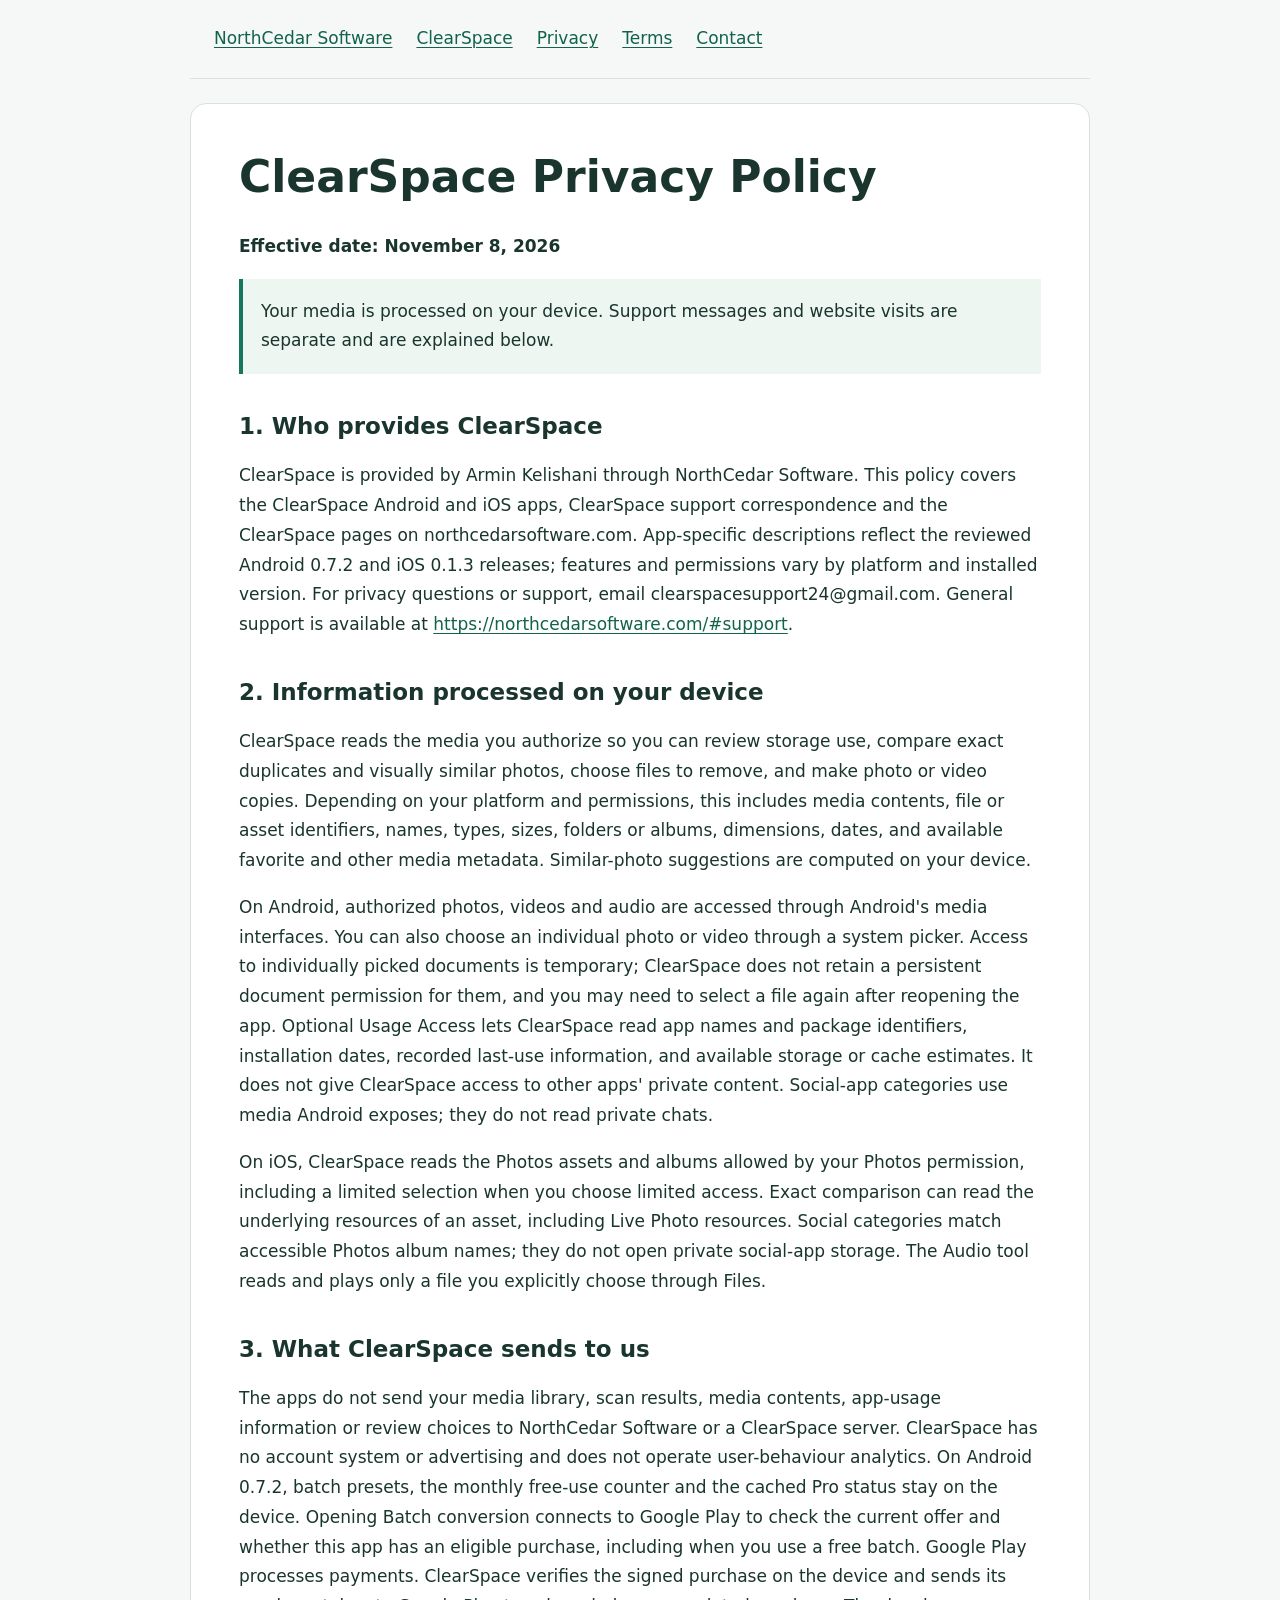
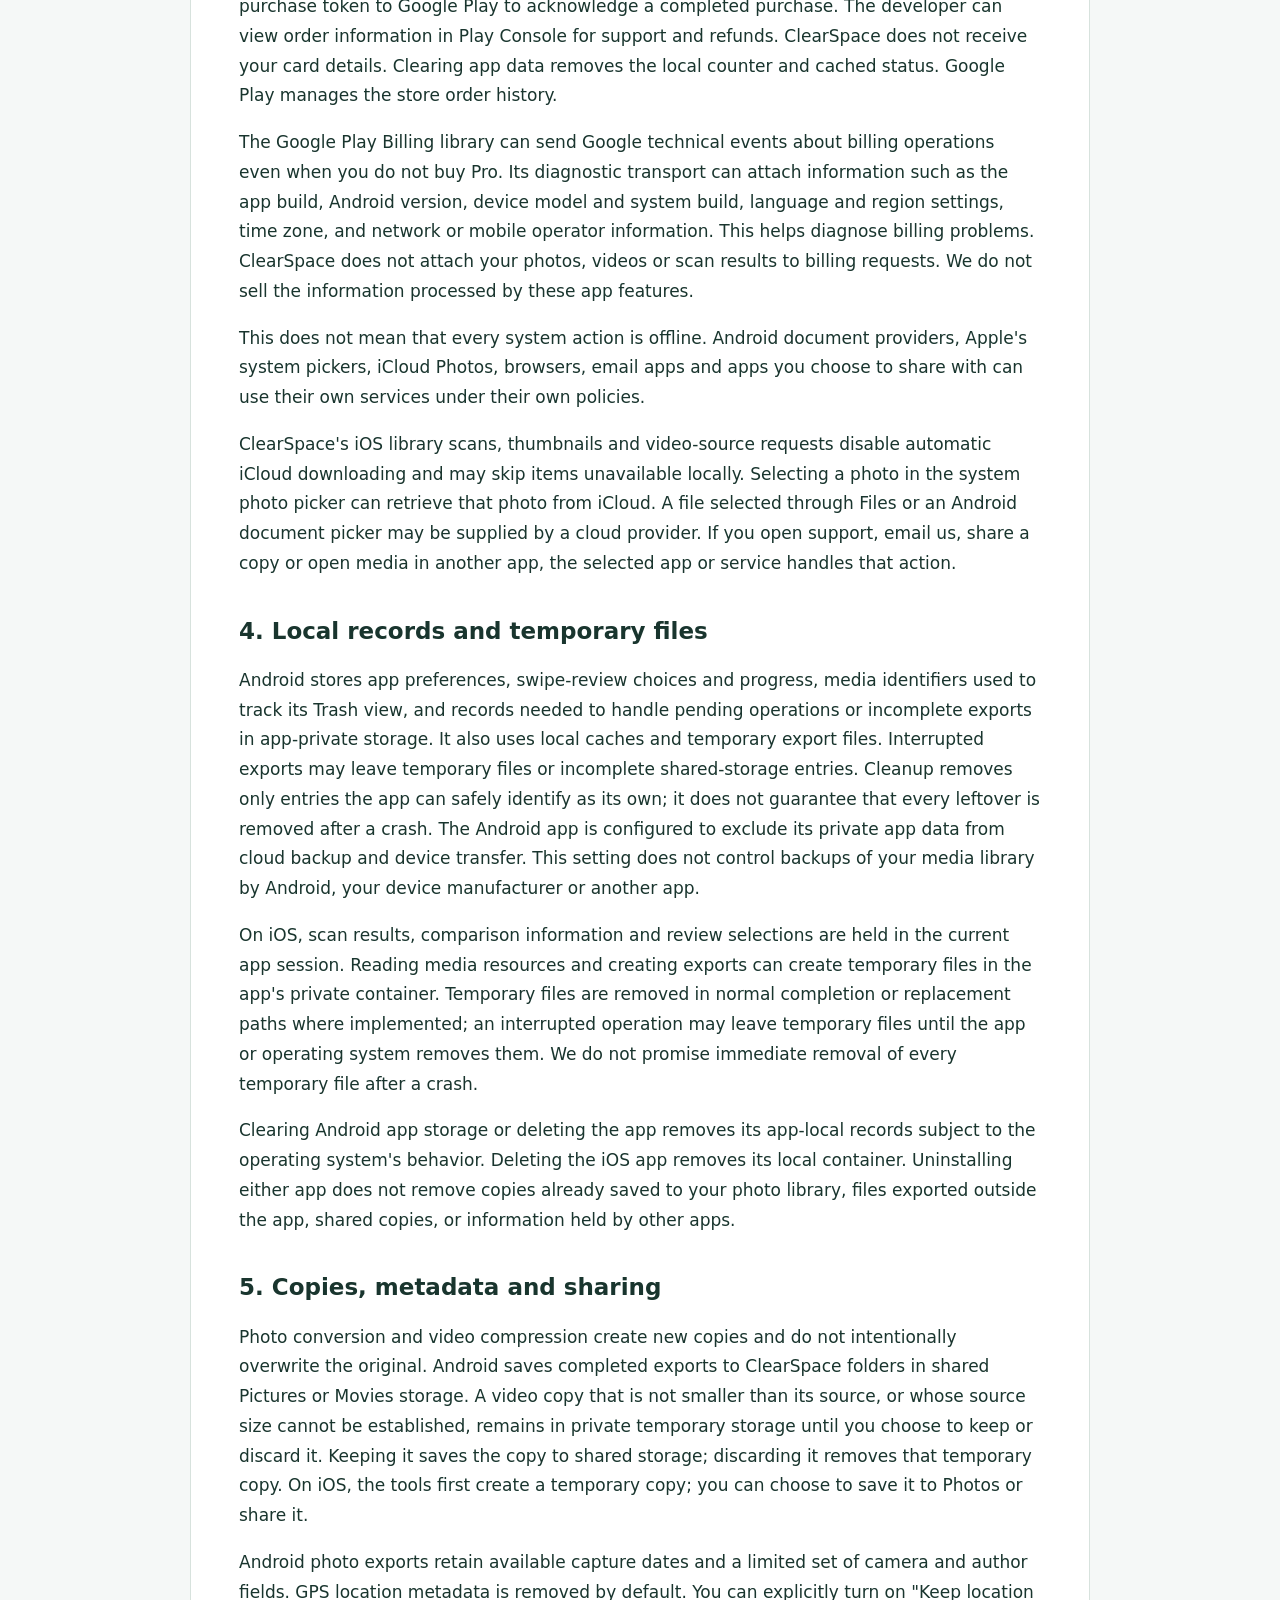
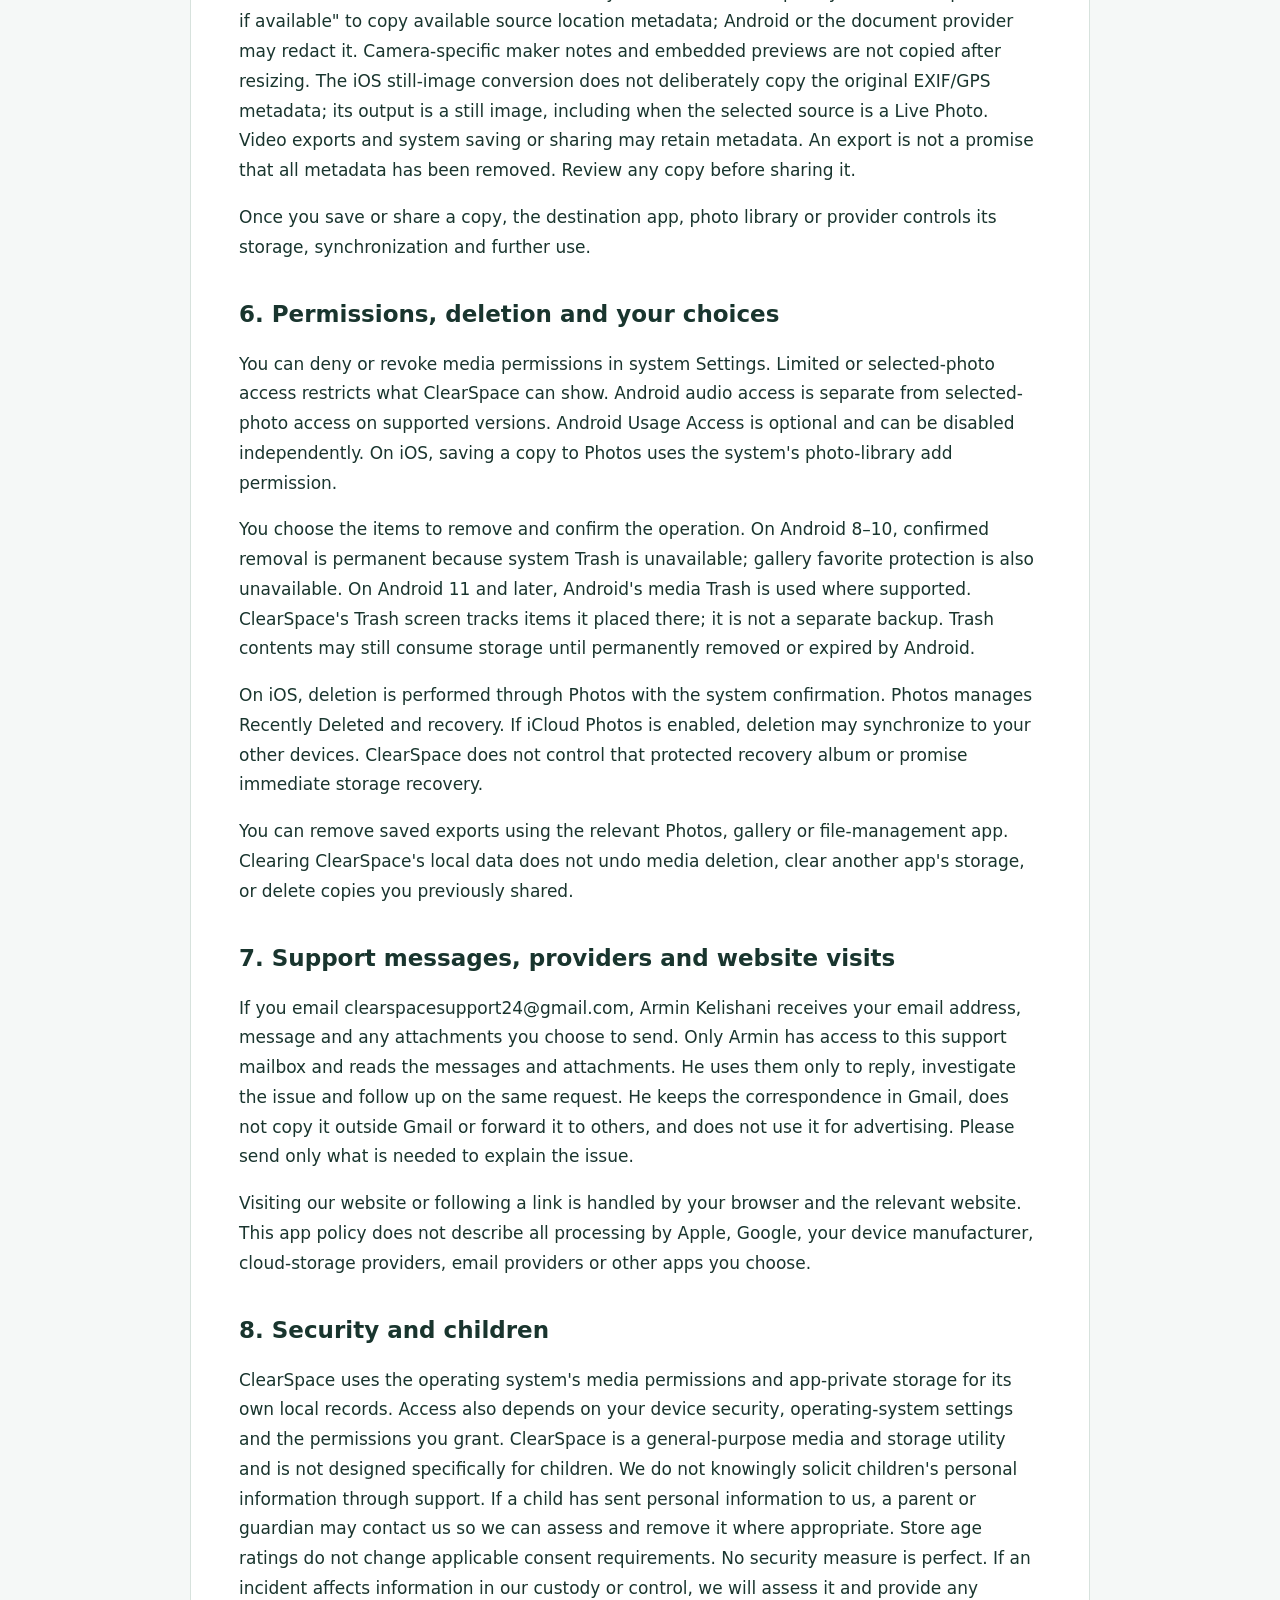
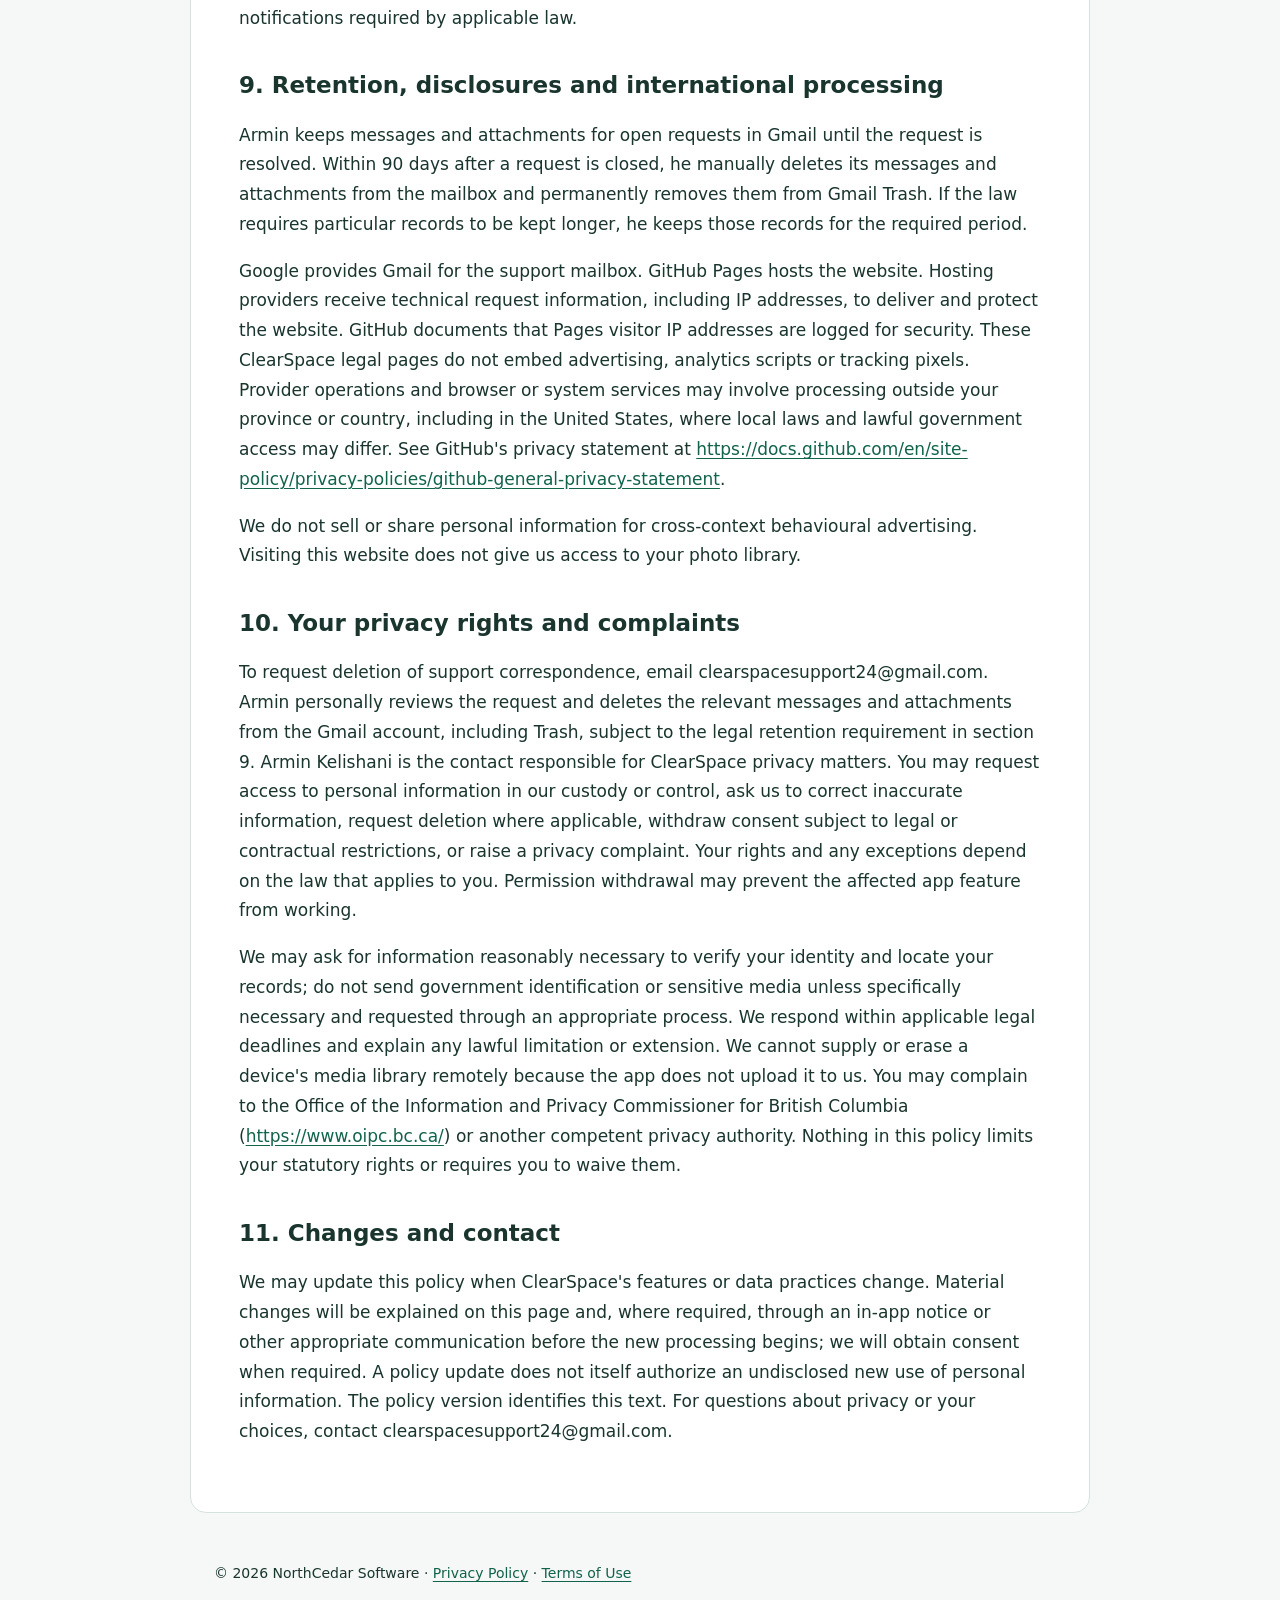
<file: apps/clearspace/privacy/index.html>
<!doctype html>
<html lang="en"><head><meta charset="utf-8"><meta name="viewport" content="width=device-width, initial-scale=1"><title>ClearSpace Privacy Policy | NorthCedar Software</title><meta name="description" content="ClearSpace Privacy Policy for Android and iOS. Understand your choices, local media processing and deletion limitations."><link rel="canonical" href="https://northcedarsoftware.com/apps/clearspace/privacy/"><link rel="icon" href="/favicon.svg"><style>
:root{color-scheme:light}*{box-sizing:border-box}body{margin:0;background:#f5f8f7;color:#19352e;font:17px/1.75 system-ui,sans-serif}header,main,footer{max-width:900px;margin:auto;padding:24px}header{border-bottom:1px solid #d7e2dd}nav{display:flex;flex-wrap:wrap;gap:12px 24px}a{color:#11634b;text-underline-offset:3px;overflow-wrap:anywhere}main{background:white;margin:24px auto;border:1px solid #d7e2dd;border-radius:16px;padding:clamp(20px,5vw,48px)}h1{font-size:clamp(30px,5vw,44px);line-height:1.15;margin-top:0}h2{font-size:23px;line-height:1.4;margin-top:36px}p{overflow-wrap:anywhere}.notice{padding:18px;background:#eef6f2;border-left:4px solid #16775a}footer{font-size:14px}a:focus-visible{outline:3px solid #d68c16;outline-offset:4px}@media print{body,main{background:white}main{border:0;margin:0;padding:0}header,footer{display:none}}
</style></head><body><header><nav aria-label="Main navigation"><a href="/">NorthCedar Software</a><a href="/apps/clearspace/">ClearSpace</a><a href="/apps/clearspace/privacy/">Privacy</a><a href="/apps/clearspace/terms/">Terms</a><a href="mailto:clearspacesupport24@gmail.com">Contact</a></nav></header><main><h1>ClearSpace Privacy Policy</h1><p><strong>Effective date: November 8, 2026</strong></p><p class="notice">Your media is processed on your device. Support messages and website visits are separate and are explained below.</p><h2>1. Who provides ClearSpace</h2>
<p>ClearSpace is provided by Armin Kelishani through NorthCedar Software. This policy covers the ClearSpace Android and iOS apps, ClearSpace support correspondence and the ClearSpace pages on northcedarsoftware.com. App-specific descriptions reflect the reviewed Android 0.7.2 and iOS 0.1.3 releases; features and permissions vary by platform and installed version. For privacy questions or support, email clearspacesupport24@gmail.com. General support is available at <a href="https://northcedarsoftware.com/#support">https://northcedarsoftware.com/#support</a>.</p>
<h2>2. Information processed on your device</h2>
<p>ClearSpace reads the media you authorize so you can review storage use, compare exact duplicates and visually similar photos, choose files to remove, and make photo or video copies. Depending on your platform and permissions, this includes media contents, file or asset identifiers, names, types, sizes, folders or albums, dimensions, dates, and available favorite and other media metadata. Similar-photo suggestions are computed on your device.</p>
<p>On Android, authorized photos, videos and audio are accessed through Android's media interfaces. You can also choose an individual photo or video through a system picker. Access to individually picked documents is temporary; ClearSpace does not retain a persistent document permission for them, and you may need to select a file again after reopening the app. Optional Usage Access lets ClearSpace read app names and package identifiers, installation dates, recorded last-use information, and available storage or cache estimates. It does not give ClearSpace access to other apps' private content. Social-app categories use media Android exposes; they do not read private chats.</p>
<p>On iOS, ClearSpace reads the Photos assets and albums allowed by your Photos permission, including a limited selection when you choose limited access. Exact comparison can read the underlying resources of an asset, including Live Photo resources. Social categories match accessible Photos album names; they do not open private social-app storage. The Audio tool reads and plays only a file you explicitly choose through Files.</p>
<h2>3. What ClearSpace sends to us</h2>
<p>The apps do not send your media library, scan results, media contents, app-usage information or review choices to NorthCedar Software or a ClearSpace server. ClearSpace has no account system or advertising and does not operate user-behaviour analytics. On Android 0.7.2, batch presets, the monthly free-use counter and the cached Pro status stay on the device. Opening Batch conversion connects to Google Play to check the current offer and whether this app has an eligible purchase, including when you use a free batch. Google Play processes payments. ClearSpace verifies the signed purchase on the device and sends its purchase token to Google Play to acknowledge a completed purchase. The developer can view order information in Play Console for support and refunds. ClearSpace does not receive your card details. Clearing app data removes the local counter and cached status. Google Play manages the store order history.</p>
<p>The Google Play Billing library can send Google technical events about billing operations even when you do not buy Pro. Its diagnostic transport can attach information such as the app build, Android version, device model and system build, language and region settings, time zone, and network or mobile operator information. This helps diagnose billing problems. ClearSpace does not attach your photos, videos or scan results to billing requests. We do not sell the information processed by these app features.</p>
<p>This does not mean that every system action is offline. Android document providers, Apple's system pickers, iCloud Photos, browsers, email apps and apps you choose to share with can use their own services under their own policies.</p>
<p>ClearSpace's iOS library scans, thumbnails and video-source requests disable automatic iCloud downloading and may skip items unavailable locally. Selecting a photo in the system photo picker can retrieve that photo from iCloud. A file selected through Files or an Android document picker may be supplied by a cloud provider. If you open support, email us, share a copy or open media in another app, the selected app or service handles that action.</p>
<h2>4. Local records and temporary files</h2>
<p>Android stores app preferences, swipe-review choices and progress, media identifiers used to track its Trash view, and records needed to handle pending operations or incomplete exports in app-private storage. It also uses local caches and temporary export files. Interrupted exports may leave temporary files or incomplete shared-storage entries. Cleanup removes only entries the app can safely identify as its own; it does not guarantee that every leftover is removed after a crash. The Android app is configured to exclude its private app data from cloud backup and device transfer. This setting does not control backups of your media library by Android, your device manufacturer or another app.</p>
<p>On iOS, scan results, comparison information and review selections are held in the current app session. Reading media resources and creating exports can create temporary files in the app's private container. Temporary files are removed in normal completion or replacement paths where implemented; an interrupted operation may leave temporary files until the app or operating system removes them. We do not promise immediate removal of every temporary file after a crash.</p>
<p>Clearing Android app storage or deleting the app removes its app-local records subject to the operating system's behavior. Deleting the iOS app removes its local container. Uninstalling either app does not remove copies already saved to your photo library, files exported outside the app, shared copies, or information held by other apps.</p>
<h2>5. Copies, metadata and sharing</h2>
<p>Photo conversion and video compression create new copies and do not intentionally overwrite the original. Android saves completed exports to ClearSpace folders in shared Pictures or Movies storage. A video copy that is not smaller than its source, or whose source size cannot be established, remains in private temporary storage until you choose to keep or discard it. Keeping it saves the copy to shared storage; discarding it removes that temporary copy. On iOS, the tools first create a temporary copy; you can choose to save it to Photos or share it.</p>
<p>Android photo exports retain available capture dates and a limited set of camera and author fields. GPS location metadata is removed by default. You can explicitly turn on &quot;Keep location if available&quot; to copy available source location metadata; Android or the document provider may redact it. Camera-specific maker notes and embedded previews are not copied after resizing. The iOS still-image conversion does not deliberately copy the original EXIF/GPS metadata; its output is a still image, including when the selected source is a Live Photo. Video exports and system saving or sharing may retain metadata. An export is not a promise that all metadata has been removed. Review any copy before sharing it.</p>
<p>Once you save or share a copy, the destination app, photo library or provider controls its storage, synchronization and further use.</p>
<h2>6. Permissions, deletion and your choices</h2>
<p>You can deny or revoke media permissions in system Settings. Limited or selected-photo access restricts what ClearSpace can show. Android audio access is separate from selected-photo access on supported versions. Android Usage Access is optional and can be disabled independently. On iOS, saving a copy to Photos uses the system's photo-library add permission.</p>
<p>You choose the items to remove and confirm the operation. On Android 8–10, confirmed removal is permanent because system Trash is unavailable; gallery favorite protection is also unavailable. On Android 11 and later, Android's media Trash is used where supported. ClearSpace's Trash screen tracks items it placed there; it is not a separate backup. Trash contents may still consume storage until permanently removed or expired by Android.</p>
<p>On iOS, deletion is performed through Photos with the system confirmation. Photos manages Recently Deleted and recovery. If iCloud Photos is enabled, deletion may synchronize to your other devices. ClearSpace does not control that protected recovery album or promise immediate storage recovery.</p>
<p>You can remove saved exports using the relevant Photos, gallery or file-management app. Clearing ClearSpace's local data does not undo media deletion, clear another app's storage, or delete copies you previously shared.</p>
<h2>7. Support messages, providers and website visits</h2>
<p>If you email clearspacesupport24@gmail.com, Armin Kelishani receives your email address, message and any attachments you choose to send. Only Armin has access to this support mailbox and reads the messages and attachments. He uses them only to reply, investigate the issue and follow up on the same request. He keeps the correspondence in Gmail, does not copy it outside Gmail or forward it to others, and does not use it for advertising. Please send only what is needed to explain the issue.</p>
<p>Visiting our website or following a link is handled by your browser and the relevant website. This app policy does not describe all processing by Apple, Google, your device manufacturer, cloud-storage providers, email providers or other apps you choose.</p>
<h2>8. Security and children</h2>
<p>ClearSpace uses the operating system's media permissions and app-private storage for its own local records. Access also depends on your device security, operating-system settings and the permissions you grant. ClearSpace is a general-purpose media and storage utility and is not designed specifically for children. We do not knowingly solicit children's personal information through support. If a child has sent personal information to us, a parent or guardian may contact us so we can assess and remove it where appropriate. Store age ratings do not change applicable consent requirements. No security measure is perfect. If an incident affects information in our custody or control, we will assess it and provide any notifications required by applicable law.</p>
<h2>9. Retention, disclosures and international processing</h2>
<p>Armin keeps messages and attachments for open requests in Gmail until the request is resolved. Within 90 days after a request is closed, he manually deletes its messages and attachments from the mailbox and permanently removes them from Gmail Trash. If the law requires particular records to be kept longer, he keeps those records for the required period.</p>
<p>Google provides Gmail for the support mailbox. GitHub Pages hosts the website. Hosting providers receive technical request information, including IP addresses, to deliver and protect the website. GitHub documents that Pages visitor IP addresses are logged for security. These ClearSpace legal pages do not embed advertising, analytics scripts or tracking pixels. Provider operations and browser or system services may involve processing outside your province or country, including in the United States, where local laws and lawful government access may differ. See GitHub's privacy statement at <a href="https://docs.github.com/en/site-policy/privacy-policies/github-general-privacy-statement">https://docs.github.com/en/site-policy/privacy-policies/github-general-privacy-statement</a>.</p>
<p>We do not sell or share personal information for cross-context behavioural advertising. Visiting this website does not give us access to your photo library.</p>
<h2>10. Your privacy rights and complaints</h2>
<p>To request deletion of support correspondence, email clearspacesupport24@gmail.com. Armin personally reviews the request and deletes the relevant messages and attachments from the Gmail account, including Trash, subject to the legal retention requirement in section 9. Armin Kelishani is the contact responsible for ClearSpace privacy matters. You may request access to personal information in our custody or control, ask us to correct inaccurate information, request deletion where applicable, withdraw consent subject to legal or contractual restrictions, or raise a privacy complaint. Your rights and any exceptions depend on the law that applies to you. Permission withdrawal may prevent the affected app feature from working.</p>
<p>We may ask for information reasonably necessary to verify your identity and locate your records; do not send government identification or sensitive media unless specifically necessary and requested through an appropriate process. We respond within applicable legal deadlines and explain any lawful limitation or extension. We cannot supply or erase a device's media library remotely because the app does not upload it to us. You may complain to the Office of the Information and Privacy Commissioner for British Columbia (<a href="https://www.oipc.bc.ca/">https://www.oipc.bc.ca/</a>) or another competent privacy authority. Nothing in this policy limits your statutory rights or requires you to waive them.</p>
<h2>11. Changes and contact</h2>
<p>We may update this policy when ClearSpace's features or data practices change. Material changes will be explained on this page and, where required, through an in-app notice or other appropriate communication before the new processing begins; we will obtain consent when required. A policy update does not itself authorize an undisclosed new use of personal information. The policy version identifies this text. For questions about privacy or your choices, contact clearspacesupport24@gmail.com.</p></main><footer>© 2026 NorthCedar Software · <a href="/apps/clearspace/privacy/">Privacy Policy</a> · <a href="/apps/clearspace/terms/">Terms of Use</a></footer></body></html>
</file>
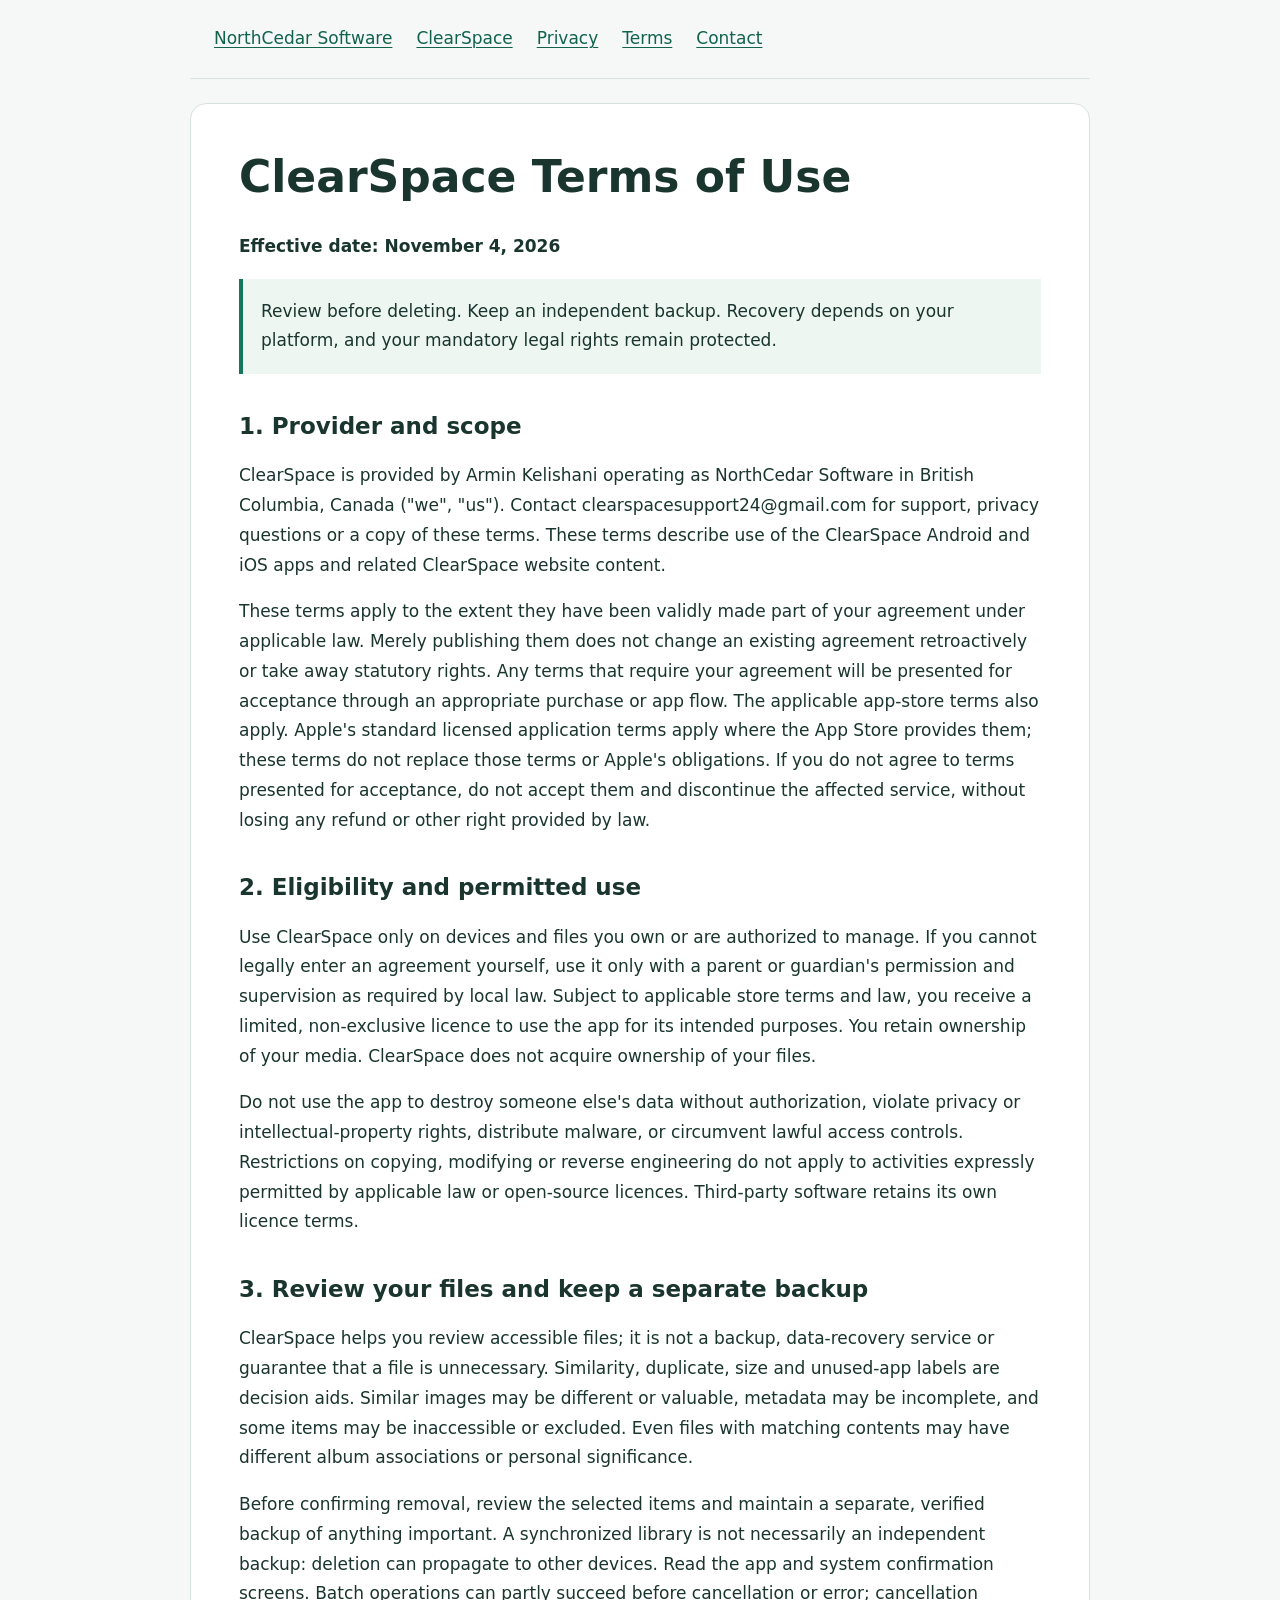
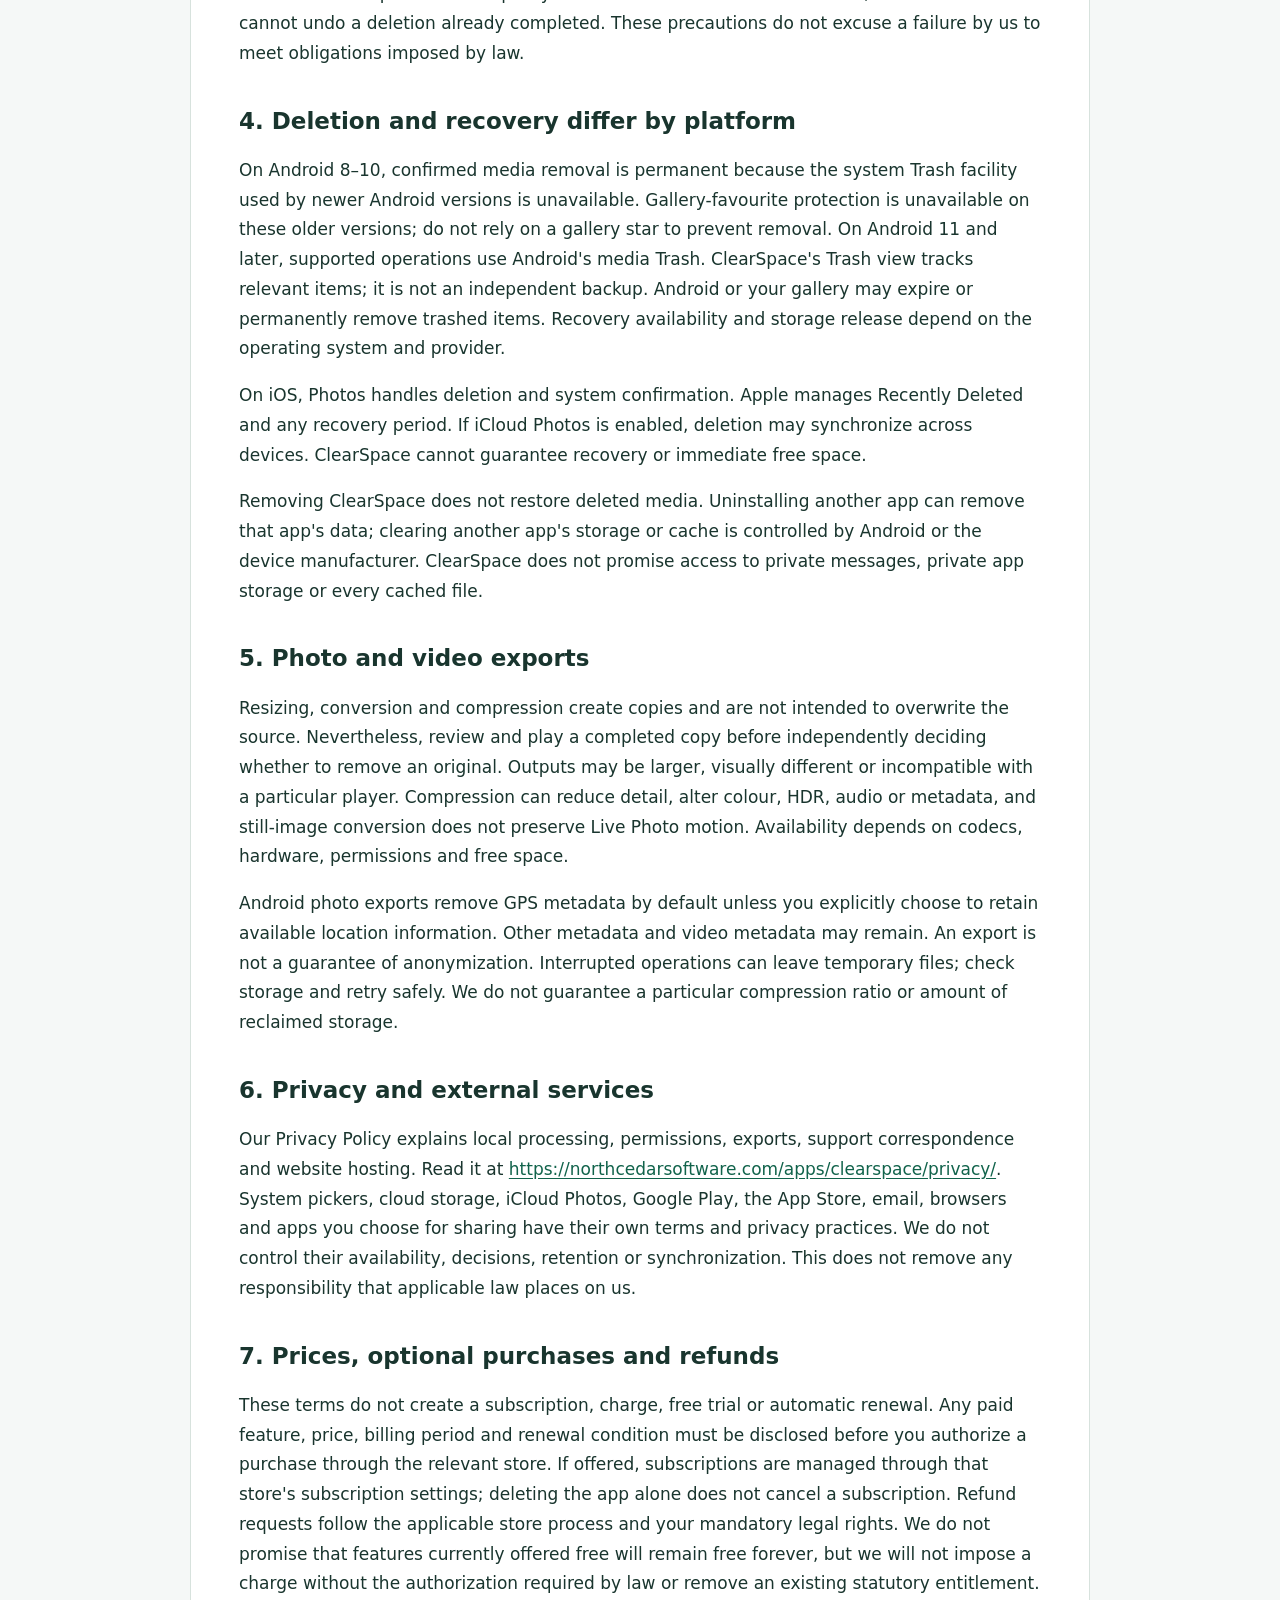
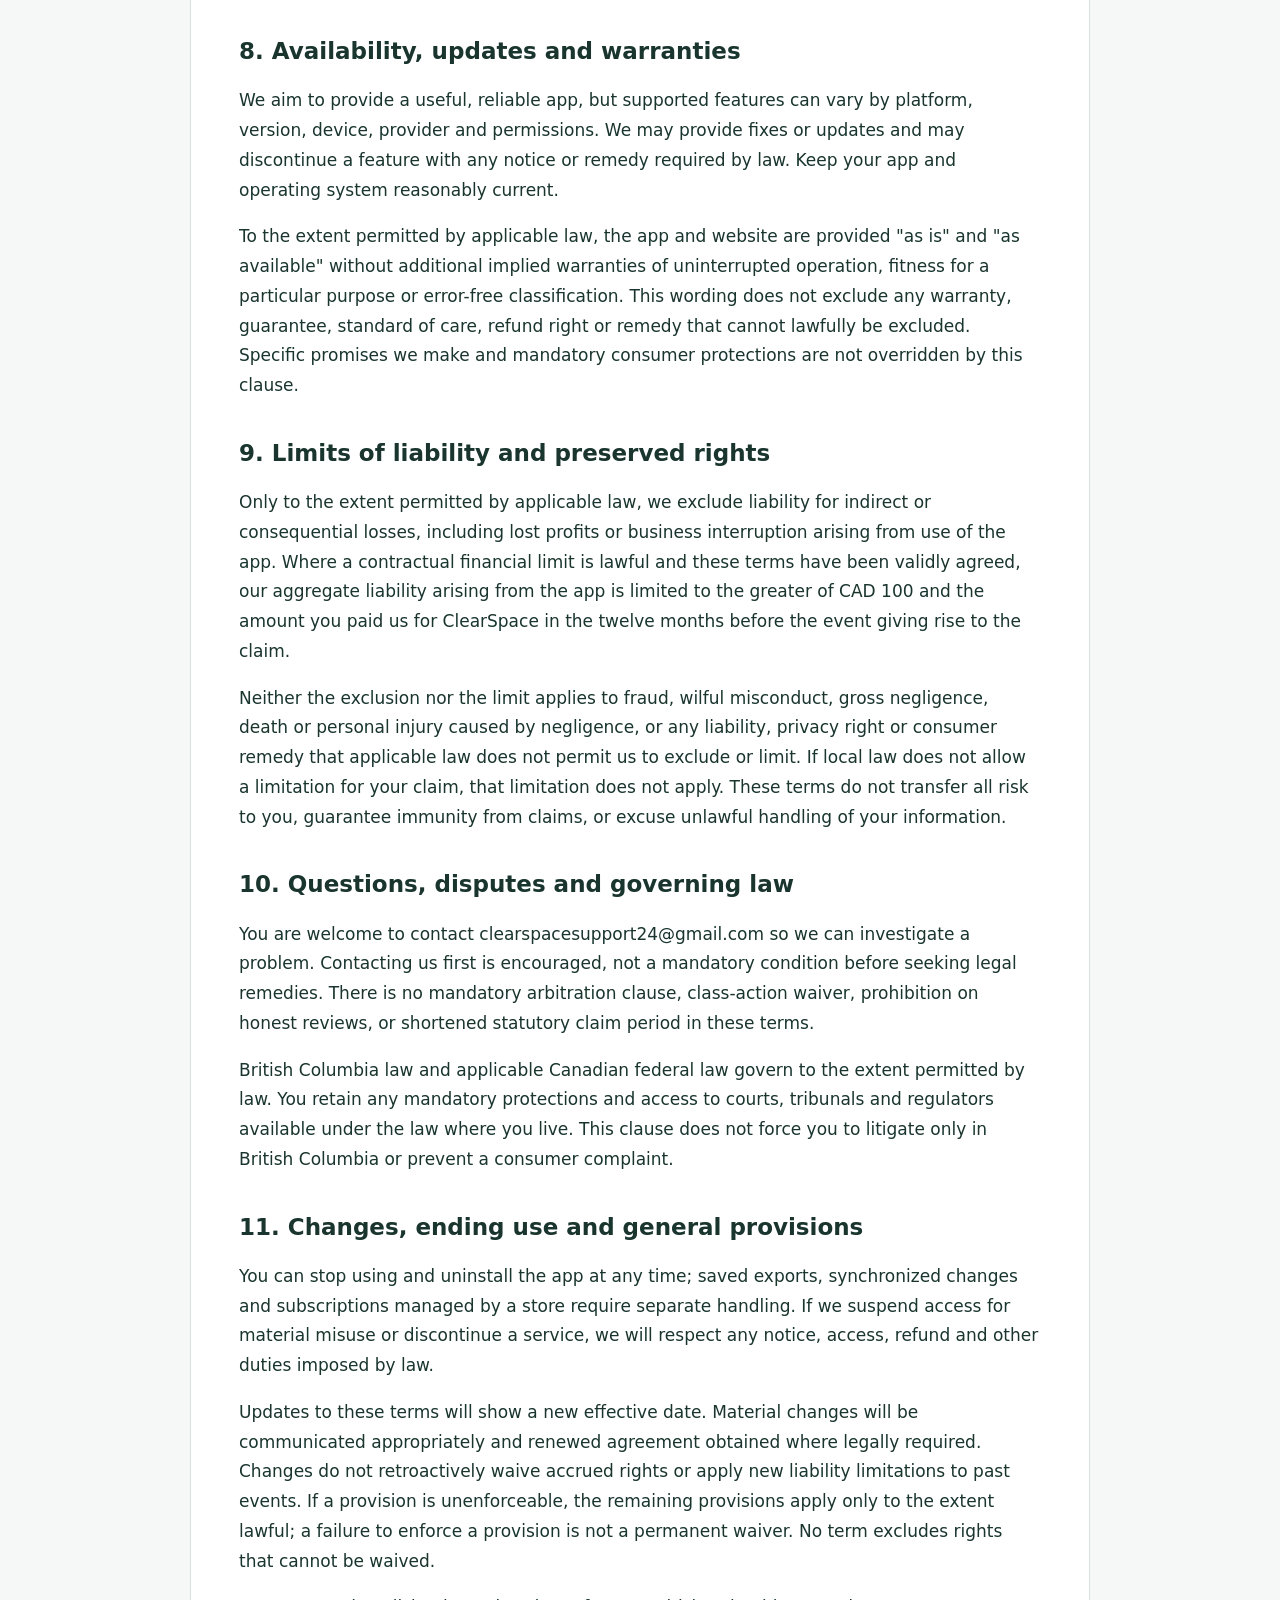
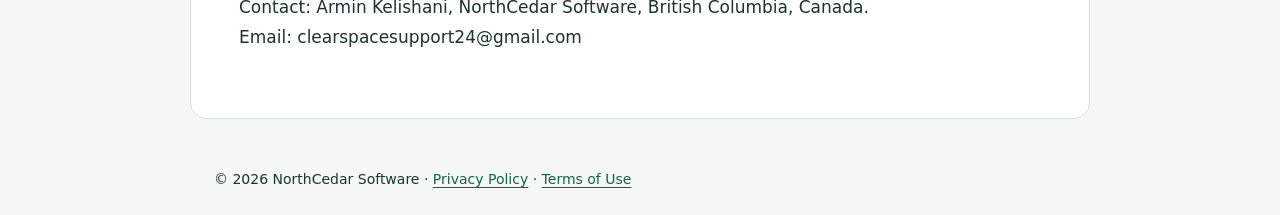
<file: apps/clearspace/terms/index.html>
<!doctype html>
<html lang="en"><head><meta charset="utf-8"><meta name="viewport" content="width=device-width, initial-scale=1"><title>ClearSpace Terms of Use | NorthCedar Software</title><meta name="description" content="ClearSpace Terms of Use for Android and iOS. Understand your choices, local media processing and deletion limitations."><link rel="canonical" href="https://northcedarsoftware.com/apps/clearspace/terms/"><link rel="icon" href="/favicon.svg"><style>
:root{color-scheme:light}*{box-sizing:border-box}body{margin:0;background:#f5f8f7;color:#19352e;font:17px/1.75 system-ui,sans-serif}header,main,footer{max-width:900px;margin:auto;padding:24px}header{border-bottom:1px solid #d7e2dd}nav{display:flex;flex-wrap:wrap;gap:12px 24px}a{color:#11634b;text-underline-offset:3px;overflow-wrap:anywhere}main{background:white;margin:24px auto;border:1px solid #d7e2dd;border-radius:16px;padding:clamp(20px,5vw,48px)}h1{font-size:clamp(30px,5vw,44px);line-height:1.15;margin-top:0}h2{font-size:23px;line-height:1.4;margin-top:36px}p{overflow-wrap:anywhere}.notice{padding:18px;background:#eef6f2;border-left:4px solid #16775a}footer{font-size:14px}a:focus-visible{outline:3px solid #d68c16;outline-offset:4px}@media print{body,main{background:white}main{border:0;margin:0;padding:0}header,footer{display:none}}
</style></head><body><header><nav aria-label="Main navigation"><a href="/">NorthCedar Software</a><a href="/apps/clearspace/">ClearSpace</a><a href="/apps/clearspace/privacy/">Privacy</a><a href="/apps/clearspace/terms/">Terms</a><a href="mailto:clearspacesupport24@gmail.com">Contact</a></nav></header><main><h1>ClearSpace Terms of Use</h1><p><strong>Effective date: November 4, 2026</strong></p><p class="notice">Review before deleting. Keep an independent backup. Recovery depends on your platform, and your mandatory legal rights remain protected.</p><h2>1. Provider and scope</h2>
<p>ClearSpace is provided by Armin Kelishani operating as NorthCedar Software in British Columbia, Canada (&quot;we&quot;, &quot;us&quot;). Contact clearspacesupport24@gmail.com for support, privacy questions or a copy of these terms. These terms describe use of the ClearSpace Android and iOS apps and related ClearSpace website content.</p>
<p>These terms apply to the extent they have been validly made part of your agreement under applicable law. Merely publishing them does not change an existing agreement retroactively or take away statutory rights. Any terms that require your agreement will be presented for acceptance through an appropriate purchase or app flow. The applicable app-store terms also apply. Apple's standard licensed application terms apply where the App Store provides them; these terms do not replace those terms or Apple's obligations. If you do not agree to terms presented for acceptance, do not accept them and discontinue the affected service, without losing any refund or other right provided by law.</p>
<h2>2. Eligibility and permitted use</h2>
<p>Use ClearSpace only on devices and files you own or are authorized to manage. If you cannot legally enter an agreement yourself, use it only with a parent or guardian's permission and supervision as required by local law. Subject to applicable store terms and law, you receive a limited, non-exclusive licence to use the app for its intended purposes. You retain ownership of your media. ClearSpace does not acquire ownership of your files.</p>
<p>Do not use the app to destroy someone else's data without authorization, violate privacy or intellectual-property rights, distribute malware, or circumvent lawful access controls. Restrictions on copying, modifying or reverse engineering do not apply to activities expressly permitted by applicable law or open-source licences. Third-party software retains its own licence terms.</p>
<h2>3. Review your files and keep a separate backup</h2>
<p>ClearSpace helps you review accessible files; it is not a backup, data-recovery service or guarantee that a file is unnecessary. Similarity, duplicate, size and unused-app labels are decision aids. Similar images may be different or valuable, metadata may be incomplete, and some items may be inaccessible or excluded. Even files with matching contents may have different album associations or personal significance.</p>
<p>Before confirming removal, review the selected items and maintain a separate, verified backup of anything important. A synchronized library is not necessarily an independent backup: deletion can propagate to other devices. Read the app and system confirmation screens. Batch operations can partly succeed before cancellation or error; cancellation cannot undo a deletion already completed. These precautions do not excuse a failure by us to meet obligations imposed by law.</p>
<h2>4. Deletion and recovery differ by platform</h2>
<p>On Android 8–10, confirmed media removal is permanent because the system Trash facility used by newer Android versions is unavailable. Gallery-favourite protection is unavailable on these older versions; do not rely on a gallery star to prevent removal. On Android 11 and later, supported operations use Android's media Trash. ClearSpace's Trash view tracks relevant items; it is not an independent backup. Android or your gallery may expire or permanently remove trashed items. Recovery availability and storage release depend on the operating system and provider.</p>
<p>On iOS, Photos handles deletion and system confirmation. Apple manages Recently Deleted and any recovery period. If iCloud Photos is enabled, deletion may synchronize across devices. ClearSpace cannot guarantee recovery or immediate free space.</p>
<p>Removing ClearSpace does not restore deleted media. Uninstalling another app can remove that app's data; clearing another app's storage or cache is controlled by Android or the device manufacturer. ClearSpace does not promise access to private messages, private app storage or every cached file.</p>
<h2>5. Photo and video exports</h2>
<p>Resizing, conversion and compression create copies and are not intended to overwrite the source. Nevertheless, review and play a completed copy before independently deciding whether to remove an original. Outputs may be larger, visually different or incompatible with a particular player. Compression can reduce detail, alter colour, HDR, audio or metadata, and still-image conversion does not preserve Live Photo motion. Availability depends on codecs, hardware, permissions and free space.</p>
<p>Android photo exports remove GPS metadata by default unless you explicitly choose to retain available location information. Other metadata and video metadata may remain. An export is not a guarantee of anonymization. Interrupted operations can leave temporary files; check storage and retry safely. We do not guarantee a particular compression ratio or amount of reclaimed storage.</p>
<h2>6. Privacy and external services</h2>
<p>Our Privacy Policy explains local processing, permissions, exports, support correspondence and website hosting. Read it at <a href="https://northcedarsoftware.com/apps/clearspace/privacy/">https://northcedarsoftware.com/apps/clearspace/privacy/</a>. System pickers, cloud storage, iCloud Photos, Google Play, the App Store, email, browsers and apps you choose for sharing have their own terms and privacy practices. We do not control their availability, decisions, retention or synchronization. This does not remove any responsibility that applicable law places on us.</p>
<h2>7. Prices, optional purchases and refunds</h2>
<p>These terms do not create a subscription, charge, free trial or automatic renewal. Any paid feature, price, billing period and renewal condition must be disclosed before you authorize a purchase through the relevant store. If offered, subscriptions are managed through that store's subscription settings; deleting the app alone does not cancel a subscription. Refund requests follow the applicable store process and your mandatory legal rights. We do not promise that features currently offered free will remain free forever, but we will not impose a charge without the authorization required by law or remove an existing statutory entitlement.</p>
<h2>8. Availability, updates and warranties</h2>
<p>We aim to provide a useful, reliable app, but supported features can vary by platform, version, device, provider and permissions. We may provide fixes or updates and may discontinue a feature with any notice or remedy required by law. Keep your app and operating system reasonably current.</p>
<p>To the extent permitted by applicable law, the app and website are provided &quot;as is&quot; and &quot;as available&quot; without additional implied warranties of uninterrupted operation, fitness for a particular purpose or error-free classification. This wording does not exclude any warranty, guarantee, standard of care, refund right or remedy that cannot lawfully be excluded. Specific promises we make and mandatory consumer protections are not overridden by this clause.</p>
<h2>9. Limits of liability and preserved rights</h2>
<p>Only to the extent permitted by applicable law, we exclude liability for indirect or consequential losses, including lost profits or business interruption arising from use of the app. Where a contractual financial limit is lawful and these terms have been validly agreed, our aggregate liability arising from the app is limited to the greater of CAD 100 and the amount you paid us for ClearSpace in the twelve months before the event giving rise to the claim.</p>
<p>Neither the exclusion nor the limit applies to fraud, wilful misconduct, gross negligence, death or personal injury caused by negligence, or any liability, privacy right or consumer remedy that applicable law does not permit us to exclude or limit. If local law does not allow a limitation for your claim, that limitation does not apply. These terms do not transfer all risk to you, guarantee immunity from claims, or excuse unlawful handling of your information.</p>
<h2>10. Questions, disputes and governing law</h2>
<p>You are welcome to contact clearspacesupport24@gmail.com so we can investigate a problem. Contacting us first is encouraged, not a mandatory condition before seeking legal remedies. There is no mandatory arbitration clause, class-action waiver, prohibition on honest reviews, or shortened statutory claim period in these terms.</p>
<p>British Columbia law and applicable Canadian federal law govern to the extent permitted by law. You retain any mandatory protections and access to courts, tribunals and regulators available under the law where you live. This clause does not force you to litigate only in British Columbia or prevent a consumer complaint.</p>
<h2>11. Changes, ending use and general provisions</h2>
<p>You can stop using and uninstall the app at any time; saved exports, synchronized changes and subscriptions managed by a store require separate handling. If we suspend access for material misuse or discontinue a service, we will respect any notice, access, refund and other duties imposed by law.</p>
<p>Updates to these terms will show a new effective date. Material changes will be communicated appropriately and renewed agreement obtained where legally required. Changes do not retroactively waive accrued rights or apply new liability limitations to past events. If a provision is unenforceable, the remaining provisions apply only to the extent lawful; a failure to enforce a provision is not a permanent waiver. No term excludes rights that cannot be waived.</p>
<p>Contact: Armin Kelishani, NorthCedar Software, British Columbia, Canada.<br>Email: clearspacesupport24@gmail.com</p></main><footer>© 2026 NorthCedar Software · <a href="/apps/clearspace/privacy/">Privacy Policy</a> · <a href="/apps/clearspace/terms/">Terms of Use</a></footer></body></html>
</file>
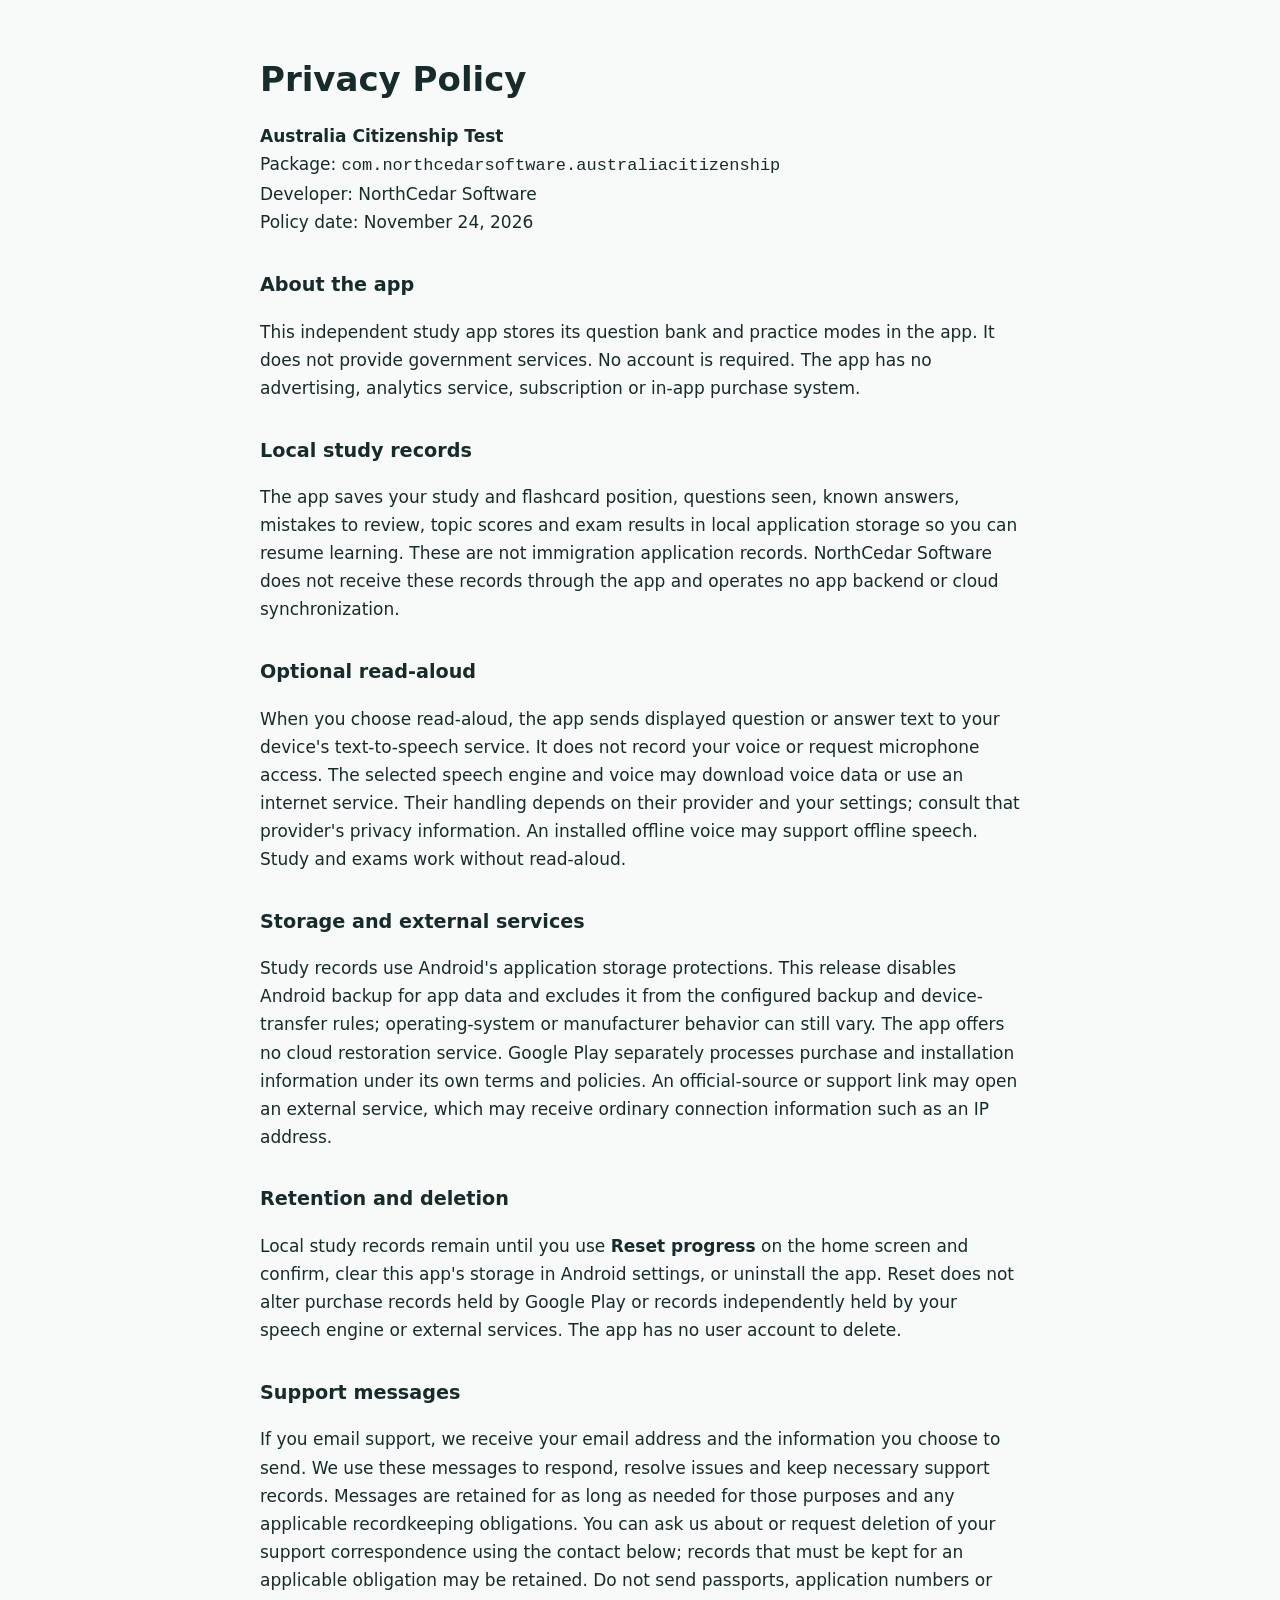
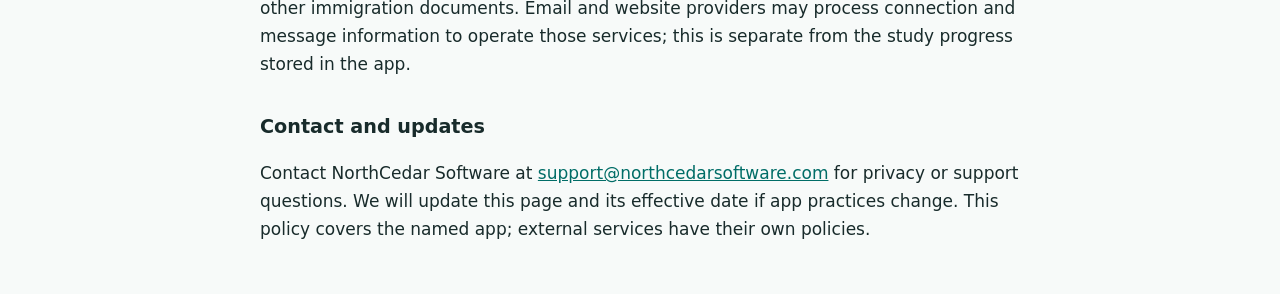
<file: apps/australia-citizenship-test/privacy.html>
<!doctype html>
<html lang="en"><head><meta charset="utf-8"><meta name="viewport" content="width=device-width,initial-scale=1"><title>Privacy Policy — Australia Citizenship Test</title><style>body{font:17px/1.65 system-ui,sans-serif;background:#f7faf9;color:#182b2b;margin:0}main{max-width:760px;margin:auto;padding:36px 24px}h1{line-height:1.2}h2{font-size:1.2rem;margin-top:1.7em}.draft{border:2px solid #9b5a00;background:#fff6dd;padding:16px}code{overflow-wrap:anywhere}a{color:#006d67}</style></head>
<body><main>
<h1>Privacy Policy</h1><p><strong>Australia Citizenship Test</strong><br>Package: <code>com.northcedarsoftware.australiacitizenship</code><br>Developer: NorthCedar Software<br>Policy date: November 24, 2026</p>
<h2>About the app</h2><p>This independent study app stores its question bank and practice modes in the app. It does not provide government services. No account is required. The app has no advertising, analytics service, subscription or in-app purchase system.</p>
<h2>Local study records</h2><p>The app saves your study and flashcard position, questions seen, known answers, mistakes to review, topic scores and exam results in local application storage so you can resume learning. These are not immigration application records. NorthCedar Software does not receive these records through the app and operates no app backend or cloud synchronization.</p>
<h2>Optional read-aloud</h2><p>When you choose read-aloud, the app sends displayed question or answer text to your device's text-to-speech service. It does not record your voice or request microphone access. The selected speech engine and voice may download voice data or use an internet service. Their handling depends on their provider and your settings; consult that provider's privacy information. An installed offline voice may support offline speech. Study and exams work without read-aloud.</p>
<h2>Storage and external services</h2><p>Study records use Android's application storage protections. This release disables Android backup for app data and excludes it from the configured backup and device-transfer rules; operating-system or manufacturer behavior can still vary. The app offers no cloud restoration service. Google Play separately processes purchase and installation information under its own terms and policies. An official-source or support link may open an external service, which may receive ordinary connection information such as an IP address.</p>
<h2>Retention and deletion</h2><p>Local study records remain until you use <strong>Reset progress</strong> on the home screen and confirm, clear this app's storage in Android settings, or uninstall the app. Reset does not alter purchase records held by Google Play or records independently held by your speech engine or external services. The app has no user account to delete.</p>
<h2>Support messages</h2><p>If you email support, we receive your email address and the information you choose to send. We use these messages to respond, resolve issues and keep necessary support records. Messages are retained for as long as needed for those purposes and any applicable recordkeeping obligations. You can ask us about or request deletion of your support correspondence using the contact below; records that must be kept for an applicable obligation may be retained. Do not send passports, application numbers or other immigration documents. Email and website providers may process connection and message information to operate those services; this is separate from the study progress stored in the app.</p>
<h2>Contact and updates</h2><p>Contact NorthCedar Software at <a href="mailto:support@northcedarsoftware.com">support@northcedarsoftware.com</a> for privacy or support questions. We will update this page and its effective date if app practices change. This policy covers the named app; external services have their own policies.</p>
</main></body></html>
</file>
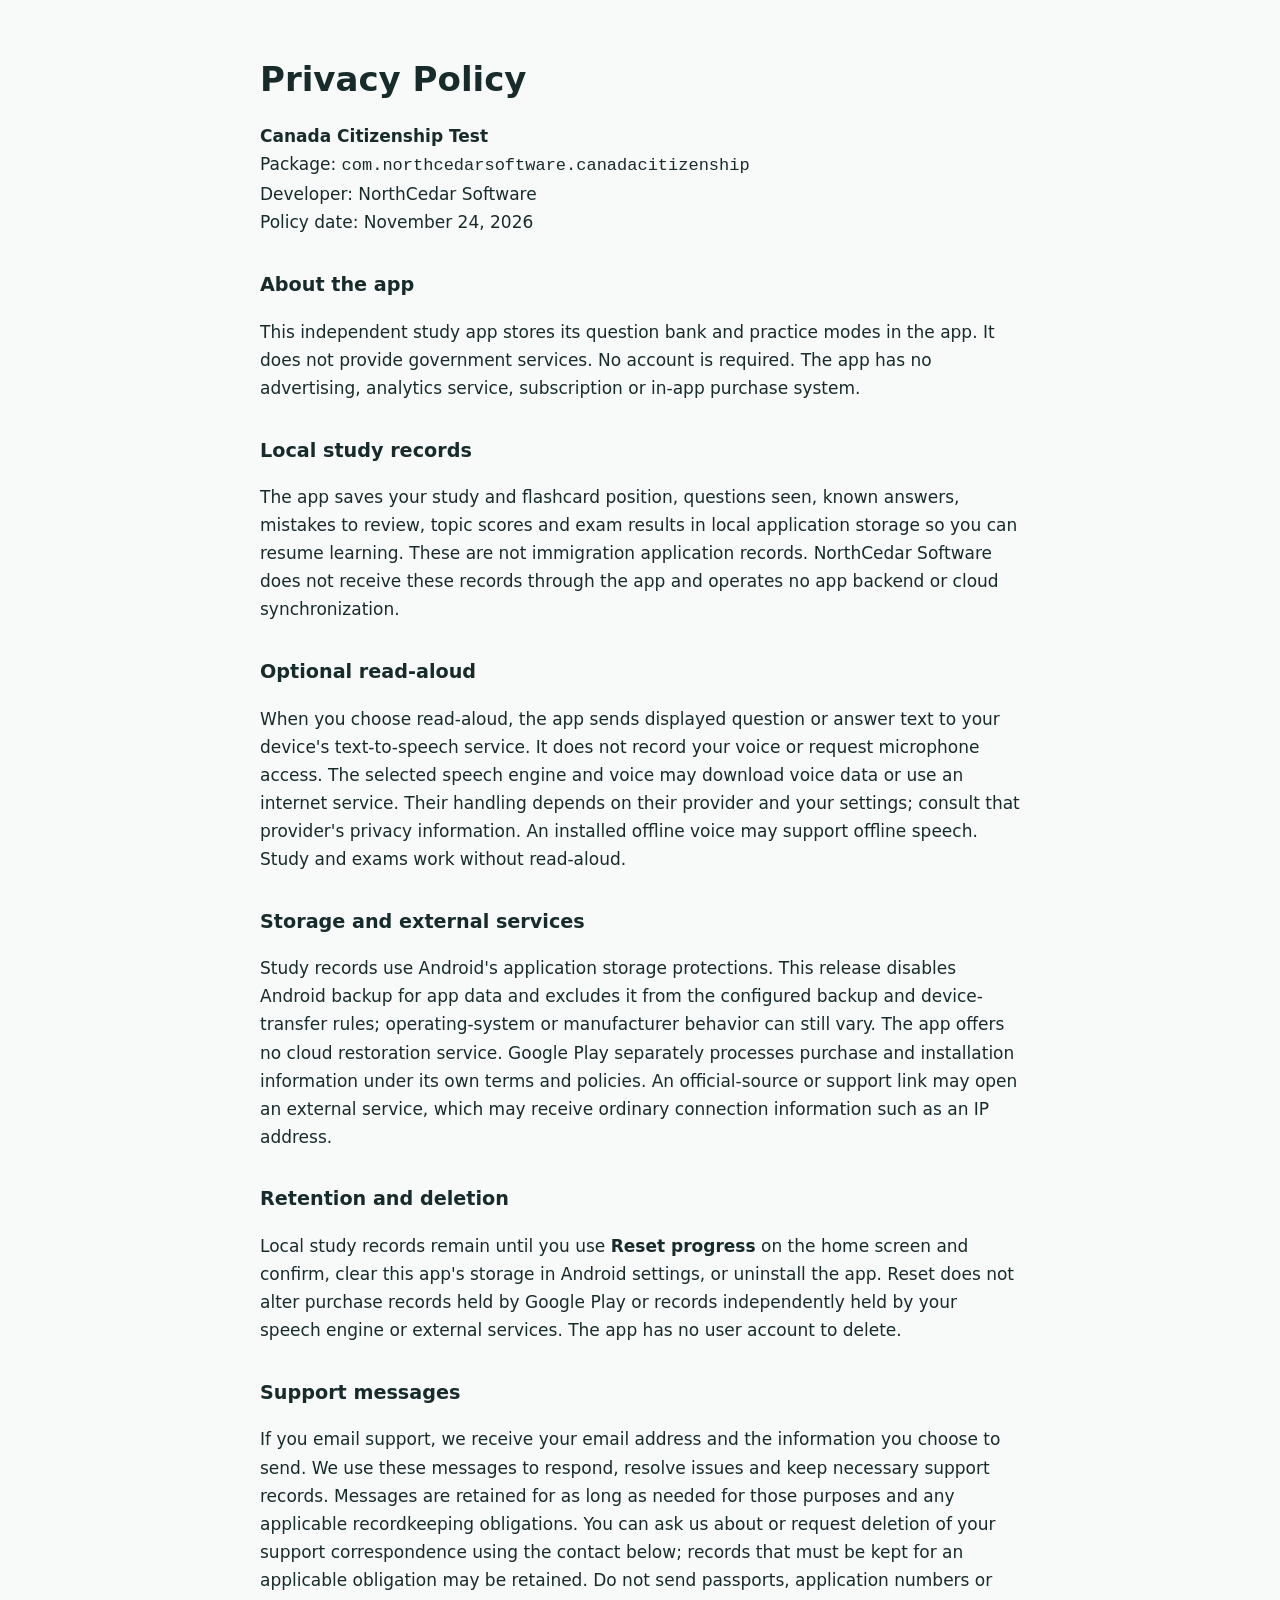
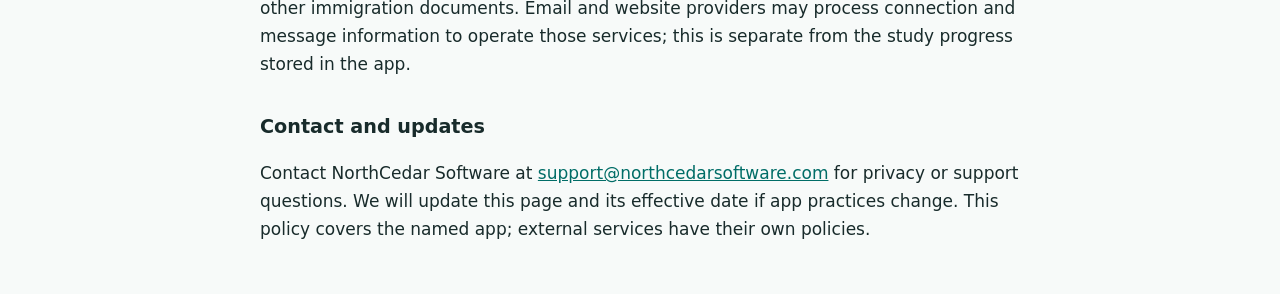
<file: apps/canada-citizenship-test/privacy.html>
<!doctype html>
<html lang="en"><head><meta charset="utf-8"><meta name="viewport" content="width=device-width,initial-scale=1"><title>Privacy Policy — Canada Citizenship Test</title><style>body{font:17px/1.65 system-ui,sans-serif;background:#f7faf9;color:#182b2b;margin:0}main{max-width:760px;margin:auto;padding:36px 24px}h1{line-height:1.2}h2{font-size:1.2rem;margin-top:1.7em}.draft{border:2px solid #9b5a00;background:#fff6dd;padding:16px}code{overflow-wrap:anywhere}a{color:#006d67}</style></head>
<body><main>
<h1>Privacy Policy</h1><p><strong>Canada Citizenship Test</strong><br>Package: <code>com.northcedarsoftware.canadacitizenship</code><br>Developer: NorthCedar Software<br>Policy date: November 24, 2026</p>
<h2>About the app</h2><p>This independent study app stores its question bank and practice modes in the app. It does not provide government services. No account is required. The app has no advertising, analytics service, subscription or in-app purchase system.</p>
<h2>Local study records</h2><p>The app saves your study and flashcard position, questions seen, known answers, mistakes to review, topic scores and exam results in local application storage so you can resume learning. These are not immigration application records. NorthCedar Software does not receive these records through the app and operates no app backend or cloud synchronization.</p>
<h2>Optional read-aloud</h2><p>When you choose read-aloud, the app sends displayed question or answer text to your device's text-to-speech service. It does not record your voice or request microphone access. The selected speech engine and voice may download voice data or use an internet service. Their handling depends on their provider and your settings; consult that provider's privacy information. An installed offline voice may support offline speech. Study and exams work without read-aloud.</p>
<h2>Storage and external services</h2><p>Study records use Android's application storage protections. This release disables Android backup for app data and excludes it from the configured backup and device-transfer rules; operating-system or manufacturer behavior can still vary. The app offers no cloud restoration service. Google Play separately processes purchase and installation information under its own terms and policies. An official-source or support link may open an external service, which may receive ordinary connection information such as an IP address.</p>
<h2>Retention and deletion</h2><p>Local study records remain until you use <strong>Reset progress</strong> on the home screen and confirm, clear this app's storage in Android settings, or uninstall the app. Reset does not alter purchase records held by Google Play or records independently held by your speech engine or external services. The app has no user account to delete.</p>
<h2>Support messages</h2><p>If you email support, we receive your email address and the information you choose to send. We use these messages to respond, resolve issues and keep necessary support records. Messages are retained for as long as needed for those purposes and any applicable recordkeeping obligations. You can ask us about or request deletion of your support correspondence using the contact below; records that must be kept for an applicable obligation may be retained. Do not send passports, application numbers or other immigration documents. Email and website providers may process connection and message information to operate those services; this is separate from the study progress stored in the app.</p>
<h2>Contact and updates</h2><p>Contact NorthCedar Software at <a href="mailto:support@northcedarsoftware.com">support@northcedarsoftware.com</a> for privacy or support questions. We will update this page and its effective date if app practices change. This policy covers the named app; external services have their own policies.</p>
</main></body></html>
</file>
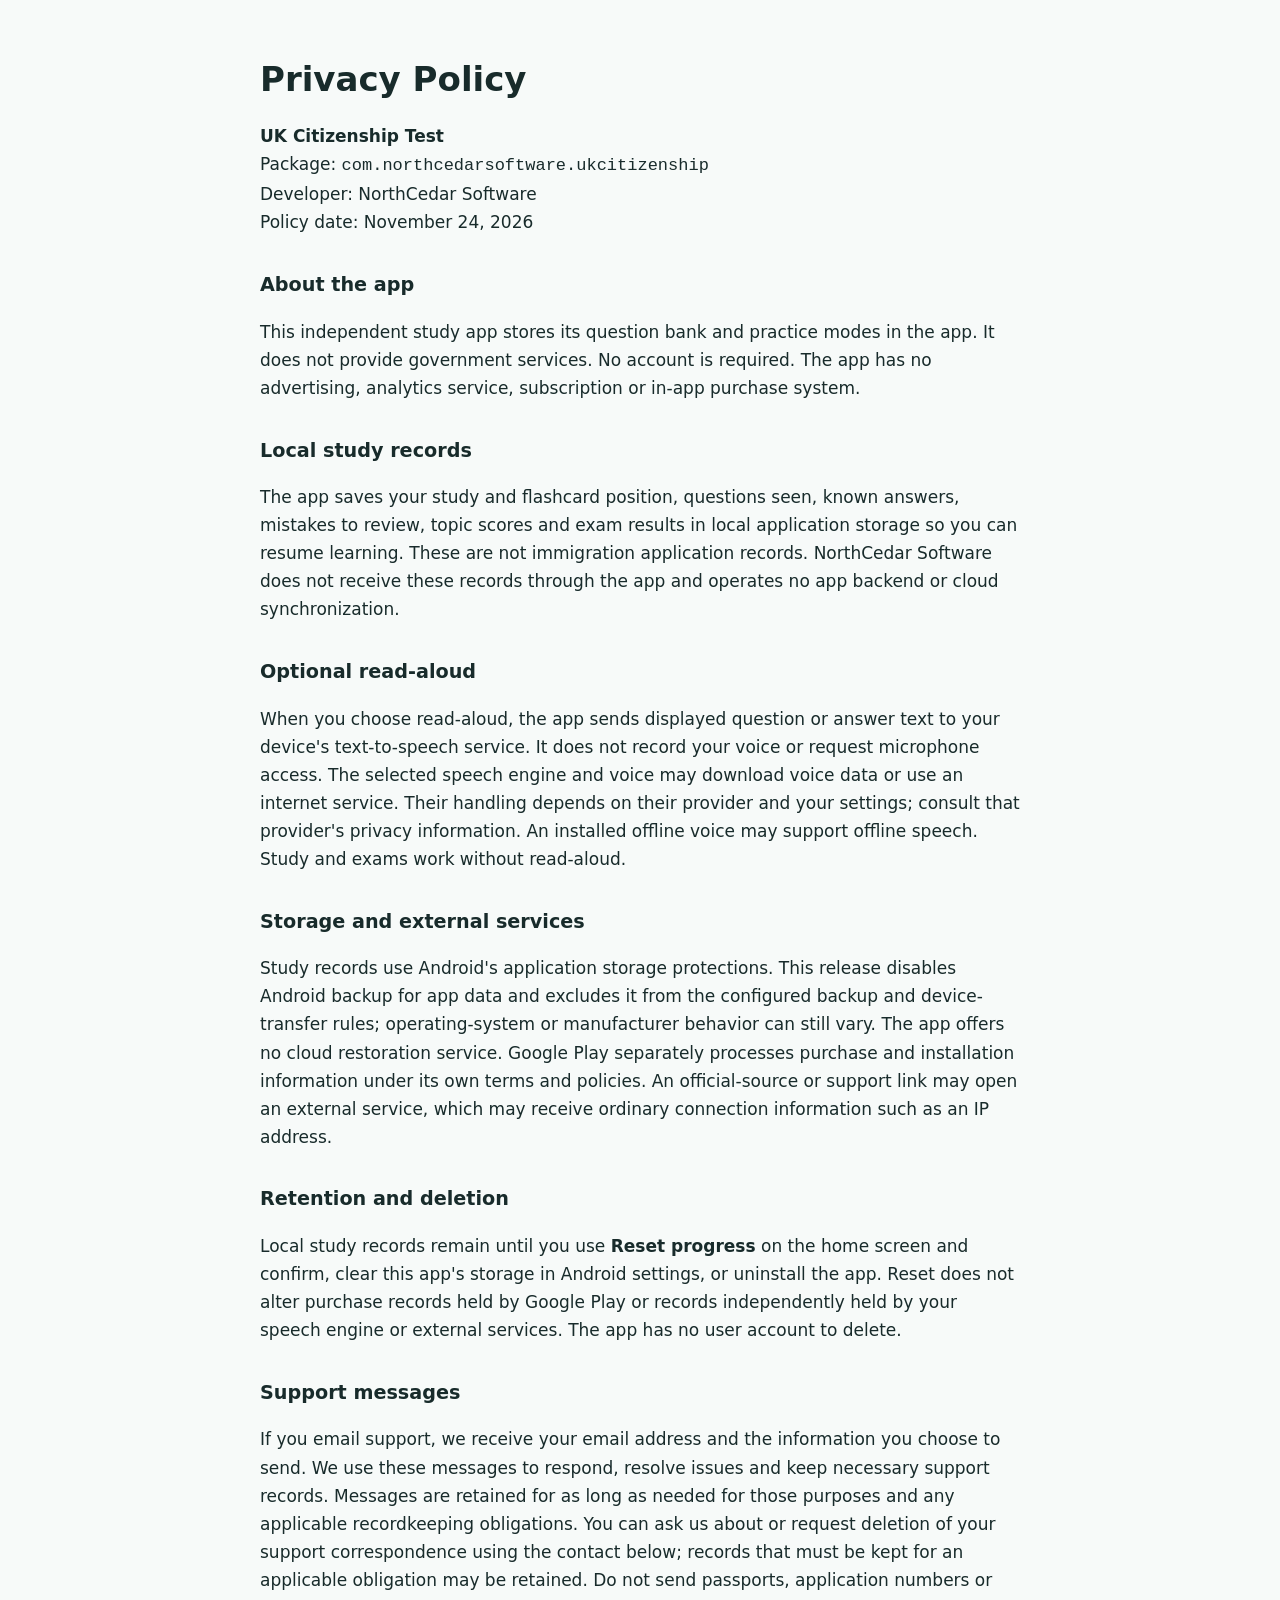
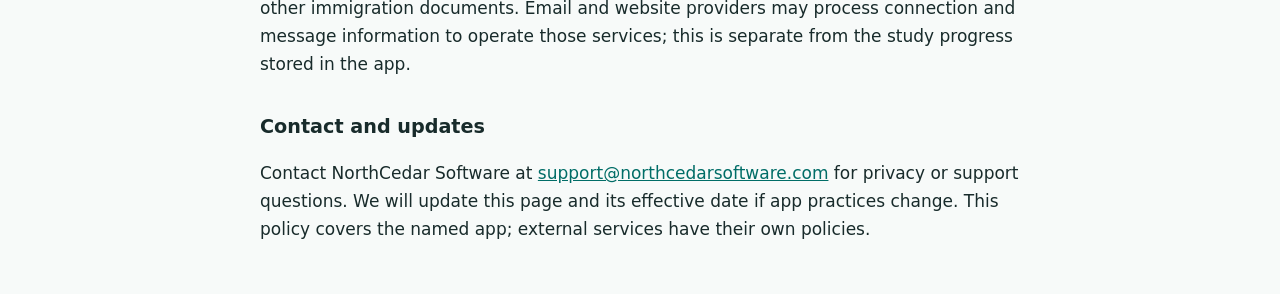
<file: apps/uk-citizenship-test/privacy.html>
<!doctype html>
<html lang="en"><head><meta charset="utf-8"><meta name="viewport" content="width=device-width,initial-scale=1"><title>Privacy Policy — UK Citizenship Test</title><style>body{font:17px/1.65 system-ui,sans-serif;background:#f7faf9;color:#182b2b;margin:0}main{max-width:760px;margin:auto;padding:36px 24px}h1{line-height:1.2}h2{font-size:1.2rem;margin-top:1.7em}.draft{border:2px solid #9b5a00;background:#fff6dd;padding:16px}code{overflow-wrap:anywhere}a{color:#006d67}</style></head>
<body><main>
<h1>Privacy Policy</h1><p><strong>UK Citizenship Test</strong><br>Package: <code>com.northcedarsoftware.ukcitizenship</code><br>Developer: NorthCedar Software<br>Policy date: November 24, 2026</p>
<h2>About the app</h2><p>This independent study app stores its question bank and practice modes in the app. It does not provide government services. No account is required. The app has no advertising, analytics service, subscription or in-app purchase system.</p>
<h2>Local study records</h2><p>The app saves your study and flashcard position, questions seen, known answers, mistakes to review, topic scores and exam results in local application storage so you can resume learning. These are not immigration application records. NorthCedar Software does not receive these records through the app and operates no app backend or cloud synchronization.</p>
<h2>Optional read-aloud</h2><p>When you choose read-aloud, the app sends displayed question or answer text to your device's text-to-speech service. It does not record your voice or request microphone access. The selected speech engine and voice may download voice data or use an internet service. Their handling depends on their provider and your settings; consult that provider's privacy information. An installed offline voice may support offline speech. Study and exams work without read-aloud.</p>
<h2>Storage and external services</h2><p>Study records use Android's application storage protections. This release disables Android backup for app data and excludes it from the configured backup and device-transfer rules; operating-system or manufacturer behavior can still vary. The app offers no cloud restoration service. Google Play separately processes purchase and installation information under its own terms and policies. An official-source or support link may open an external service, which may receive ordinary connection information such as an IP address.</p>
<h2>Retention and deletion</h2><p>Local study records remain until you use <strong>Reset progress</strong> on the home screen and confirm, clear this app's storage in Android settings, or uninstall the app. Reset does not alter purchase records held by Google Play or records independently held by your speech engine or external services. The app has no user account to delete.</p>
<h2>Support messages</h2><p>If you email support, we receive your email address and the information you choose to send. We use these messages to respond, resolve issues and keep necessary support records. Messages are retained for as long as needed for those purposes and any applicable recordkeeping obligations. You can ask us about or request deletion of your support correspondence using the contact below; records that must be kept for an applicable obligation may be retained. Do not send passports, application numbers or other immigration documents. Email and website providers may process connection and message information to operate those services; this is separate from the study progress stored in the app.</p>
<h2>Contact and updates</h2><p>Contact NorthCedar Software at <a href="mailto:support@northcedarsoftware.com">support@northcedarsoftware.com</a> for privacy or support questions. We will update this page and its effective date if app practices change. This policy covers the named app; external services have their own policies.</p>
</main></body></html>
</file>
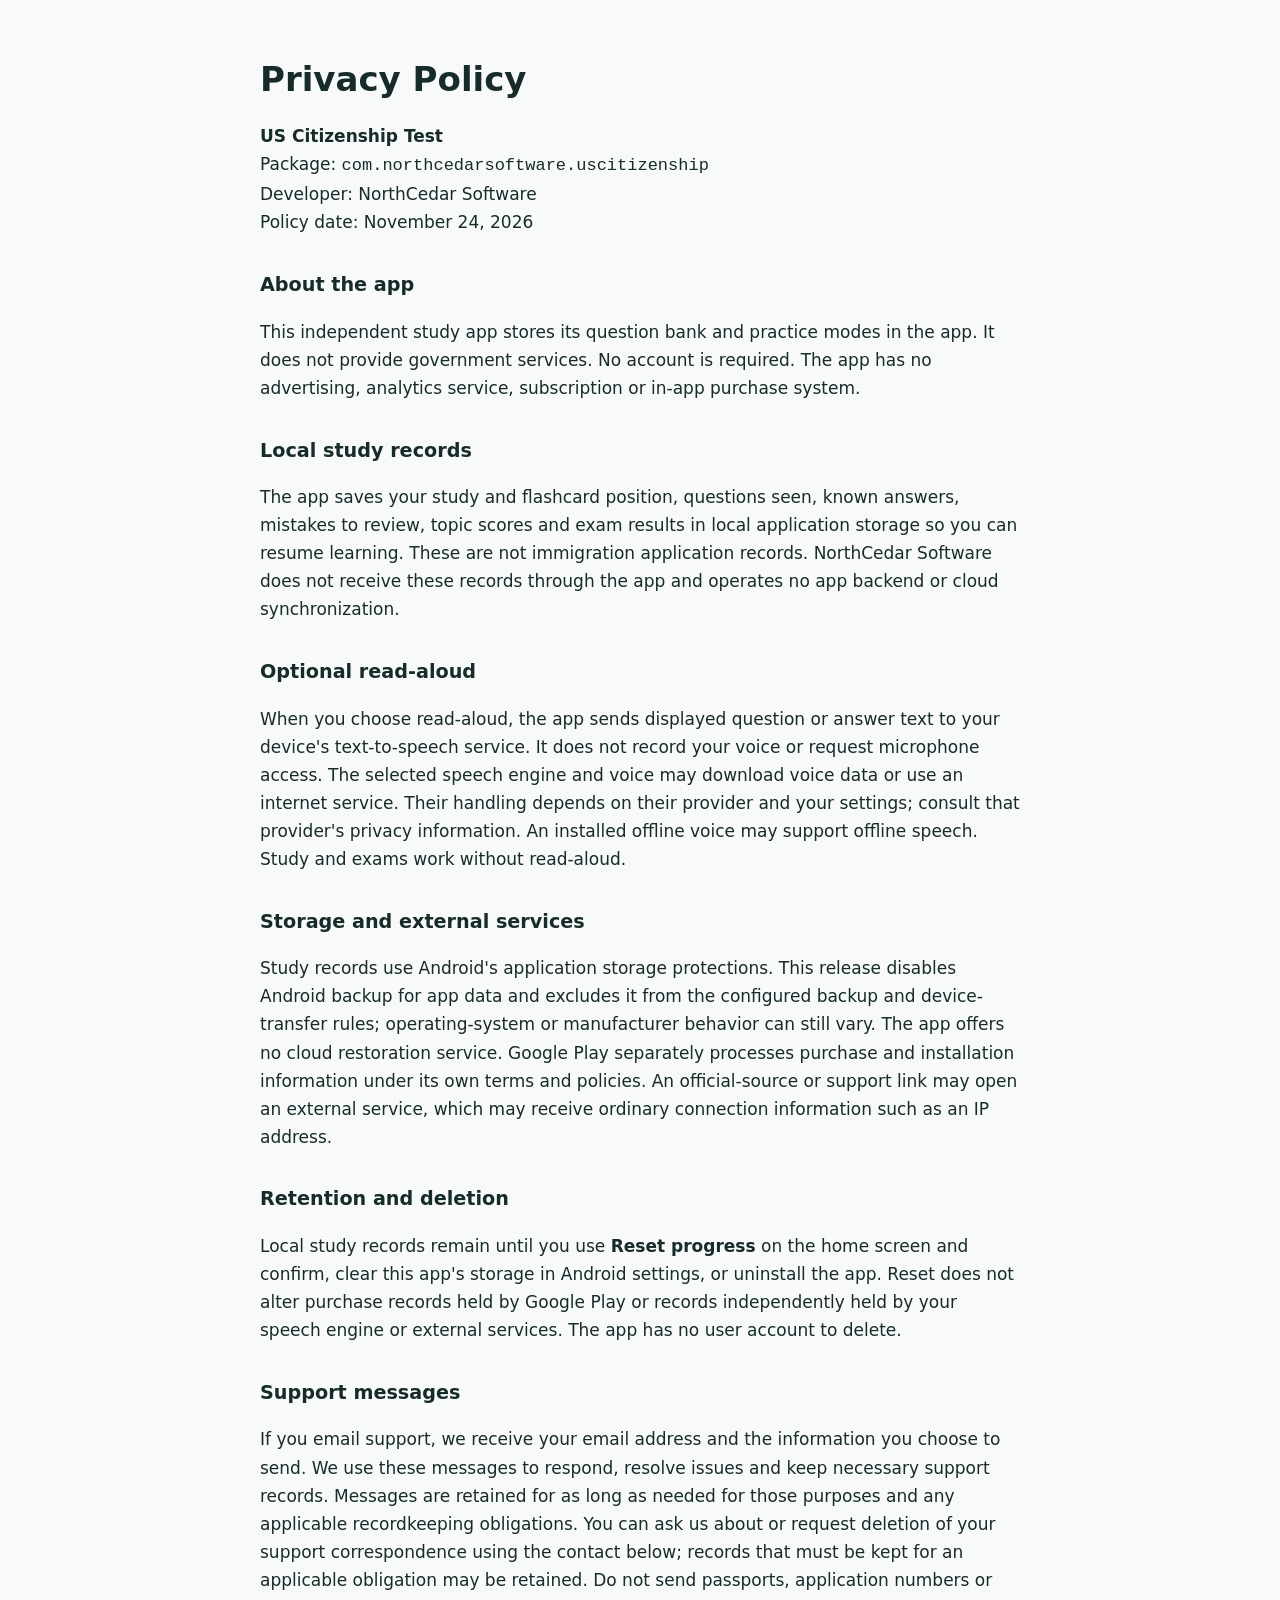
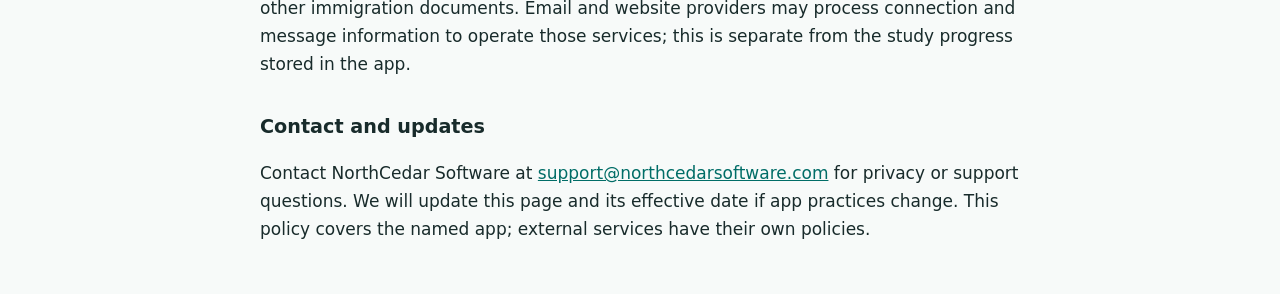
<file: apps/us-citizenship-test/privacy.html>
<!doctype html>
<html lang="en"><head><meta charset="utf-8"><meta name="viewport" content="width=device-width,initial-scale=1"><title>Privacy Policy — US Citizenship Test</title><style>body{font:17px/1.65 system-ui,sans-serif;background:#f7faf9;color:#182b2b;margin:0}main{max-width:760px;margin:auto;padding:36px 24px}h1{line-height:1.2}h2{font-size:1.2rem;margin-top:1.7em}.draft{border:2px solid #9b5a00;background:#fff6dd;padding:16px}code{overflow-wrap:anywhere}a{color:#006d67}</style></head>
<body><main>
<h1>Privacy Policy</h1><p><strong>US Citizenship Test</strong><br>Package: <code>com.northcedarsoftware.uscitizenship</code><br>Developer: NorthCedar Software<br>Policy date: November 24, 2026</p>
<h2>About the app</h2><p>This independent study app stores its question bank and practice modes in the app. It does not provide government services. No account is required. The app has no advertising, analytics service, subscription or in-app purchase system.</p>
<h2>Local study records</h2><p>The app saves your study and flashcard position, questions seen, known answers, mistakes to review, topic scores and exam results in local application storage so you can resume learning. These are not immigration application records. NorthCedar Software does not receive these records through the app and operates no app backend or cloud synchronization.</p>
<h2>Optional read-aloud</h2><p>When you choose read-aloud, the app sends displayed question or answer text to your device's text-to-speech service. It does not record your voice or request microphone access. The selected speech engine and voice may download voice data or use an internet service. Their handling depends on their provider and your settings; consult that provider's privacy information. An installed offline voice may support offline speech. Study and exams work without read-aloud.</p>
<h2>Storage and external services</h2><p>Study records use Android's application storage protections. This release disables Android backup for app data and excludes it from the configured backup and device-transfer rules; operating-system or manufacturer behavior can still vary. The app offers no cloud restoration service. Google Play separately processes purchase and installation information under its own terms and policies. An official-source or support link may open an external service, which may receive ordinary connection information such as an IP address.</p>
<h2>Retention and deletion</h2><p>Local study records remain until you use <strong>Reset progress</strong> on the home screen and confirm, clear this app's storage in Android settings, or uninstall the app. Reset does not alter purchase records held by Google Play or records independently held by your speech engine or external services. The app has no user account to delete.</p>
<h2>Support messages</h2><p>If you email support, we receive your email address and the information you choose to send. We use these messages to respond, resolve issues and keep necessary support records. Messages are retained for as long as needed for those purposes and any applicable recordkeeping obligations. You can ask us about or request deletion of your support correspondence using the contact below; records that must be kept for an applicable obligation may be retained. Do not send passports, application numbers or other immigration documents. Email and website providers may process connection and message information to operate those services; this is separate from the study progress stored in the app.</p>
<h2>Contact and updates</h2><p>Contact NorthCedar Software at <a href="mailto:support@northcedarsoftware.com">support@northcedarsoftware.com</a> for privacy or support questions. We will update this page and its effective date if app practices change. This policy covers the named app; external services have their own policies.</p>
</main></body></html>
</file>
<file: style.css>
/* North Cedar Software — shared design system */
:root{
  --cream:#faf6ee; --cream2:#f3ecdc; --ink:#1d2620; --muted:#5c665e;
  --cedar:#14532d; --cedar2:#1d7a44; --cedar-soft:#e3efe2; --card:#ffffff;
  --line:#e6dfcc; --radius:20px; --shadow:0 10px 30px rgba(20,60,35,.10);
}
*{box-sizing:border-box}
html{scroll-behavior:smooth}
body{margin:0;font-family:-apple-system,"Segoe UI",Roboto,Helvetica,Arial,sans-serif;background:var(--cream);color:var(--ink);line-height:1.6}
a{color:var(--cedar2)}
img{max-width:100%}
.wrap{max-width:1080px;margin:0 auto;padding:0 20px}
/* header */
header.site{position:sticky;top:0;z-index:10;background:rgba(250,246,238,.92);backdrop-filter:blur(8px);border-bottom:1px solid var(--line)}
.nav{display:flex;align-items:center;justify-content:space-between;padding:14px 0}
.brand{display:flex;align-items:center;gap:10px;text-decoration:none;color:var(--ink);font-weight:700;font-size:18px}
.brand svg{width:30px;height:30px}
.nav nav a{margin-left:22px;text-decoration:none;color:var(--ink);font-weight:600;font-size:15px}
.nav nav a:hover{color:var(--cedar2)}
/* hero */
.hero{text-align:center;padding:72px 0 0;position:relative;overflow:hidden}
.hero h1{font-size:clamp(34px,5.5vw,56px);line-height:1.12;margin:14px 0 12px;letter-spacing:-.01em}
.hero p.lede{font-size:clamp(17px,2.4vw,21px);color:var(--muted);max-width:640px;margin:0 auto 26px}
.eyebrow{display:inline-block;background:var(--cedar-soft);color:var(--cedar);font-weight:700;font-size:13px;letter-spacing:.06em;text-transform:uppercase;padding:6px 14px;border-radius:999px}
.btn{display:inline-block;background:linear-gradient(135deg,var(--cedar2),var(--cedar));color:#fff;text-decoration:none;font-weight:700;padding:13px 26px;border-radius:999px;box-shadow:var(--shadow);margin:4px}
.btn.ghost{background:#fff;color:var(--cedar);border:1.5px solid var(--cedar)}
.btn.disabled{opacity:.55;pointer-events:none}
.forest{display:block;width:100%;height:110px;margin-top:48px}
/* sections */
section{padding:64px 0}
section h2{font-size:clamp(26px,4vw,36px);text-align:center;margin:0 0 8px}
section .sub{text-align:center;color:var(--muted);max-width:560px;margin:0 auto 36px}
/* app grid */
.grid{display:grid;grid-template-columns:repeat(auto-fit,minmax(300px,1fr));gap:26px}
.app-card{background:var(--card);border:1px solid var(--line);border-radius:var(--radius);padding:28px;box-shadow:var(--shadow);display:flex;flex-direction:column;gap:12px;text-decoration:none;color:var(--ink);transition:transform .15s ease}
.app-card:hover{transform:translateY(-4px)}
.app-card .icon{width:84px;height:84px;border-radius:20px;box-shadow:var(--shadow)}
.app-card h3{margin:4px 0 0;font-size:24px}
.app-card p{color:var(--muted);margin:0;flex:1}
.app-card .go{font-weight:700;color:var(--cedar2)}
.app-card.soon{opacity:.75;border-style:dashed;align-items:flex-start;justify-content:center}
.tag{display:inline-block;background:var(--cream2);border-radius:999px;padding:3px 12px;font-size:13px;font-weight:600;color:var(--muted)}
/* app page */
.app-hero{text-align:center;padding:56px 0 8px}
.app-hero .icon{width:120px;height:120px;border-radius:28px;box-shadow:var(--shadow)}
.app-hero h1{font-size:clamp(32px,5vw,48px);margin:16px 0 6px}
.app-hero .lede{color:var(--muted);font-size:19px;max-width:600px;margin:0 auto 22px}
.phone-stage{display:flex;justify-content:center;padding:26px 0 6px}
.phone{width:270px;height:550px;background:#101613;border-radius:44px;padding:12px;box-shadow:0 30px 60px rgba(20,60,35,.25);transform:rotate(-2deg)}
.phone .screen{background:#fbfaf7;border-radius:34px;height:100%;overflow:hidden;padding:18px 16px;font-size:13px}
.phone .bar{background:var(--cedar);color:#fff;border-radius:12px;padding:10px 12px;font-weight:700}
.phone .row{display:flex;justify-content:space-between;border-bottom:1px solid #eee;padding:9px 2px}
.pill{display:inline-block;border-radius:999px;padding:2px 10px;font-size:11px;font-weight:700}
.pill.paid{background:#dff3e2;color:var(--cedar)}
.pill.due{background:#fdeeda;color:#8a5a00}
.paid-card{background:#fff;border:1px solid var(--line);border-left:5px solid var(--cedar2);border-radius:14px;box-shadow:var(--shadow);padding:12px 16px;margin-top:14px;text-align:left}
/* features */
.features{display:grid;grid-template-columns:repeat(auto-fit,minmax(260px,1fr));gap:22px}
.feature{background:var(--card);border:1px solid var(--line);border-radius:var(--radius);padding:24px}
.feature .fi{width:46px;height:46px;border-radius:13px;background:var(--cedar-soft);display:flex;align-items:center;justify-content:center;font-size:22px}
.feature h3{margin:12px 0 6px;font-size:19px}
.feature p{margin:0;color:var(--muted)}
/* real screenshots */
.phone img.shot{width:100%;height:100%;object-fit:cover;object-position:top;border-radius:34px;display:block}
.gallery{display:grid;grid-template-columns:repeat(auto-fit,minmax(230px,1fr));gap:26px;max-width:900px;margin:0 auto}
.shot-card{text-align:center}
.shot-card .frame{background:#101613;border-radius:38px;padding:10px;box-shadow:0 22px 44px rgba(20,60,35,.20)}
.shot-card img{width:100%;border-radius:30px;display:block}
.shot-card h3{margin:14px 0 4px;font-size:18px}
.shot-card p{margin:0;color:var(--muted);font-size:15px}
/* who */
.who{display:flex;flex-wrap:wrap;gap:14px;justify-content:center}
.who span{background:var(--cedar-soft);color:var(--cedar);font-weight:700;border-radius:999px;padding:10px 22px;font-size:16px}
/* faq */
.faq{max-width:760px;margin:0 auto}
details{background:var(--card);border:1px solid var(--line);border-radius:14px;padding:16px 20px;margin:10px 0}
summary{font-weight:700;cursor:pointer}
details p{color:var(--muted);margin:8px 0 0}
/* about */
.about-copy{max-width:760px;margin:0 auto 30px;text-align:center;color:var(--muted);font-size:17.5px}
.about-copy p{margin:0 0 14px}
.about-copy strong{color:var(--cedar)}
/* band + footer */
.band{background:var(--cedar);color:#eaf5ec;text-align:center;padding:26px 20px;border-radius:var(--radius);max-width:1080px;margin:0 auto}
.band a{color:#fff;font-weight:700}
footer.site{background:var(--cedar);color:#dcefe0;margin-top:72px}
.foot{display:grid;grid-template-columns:2fr 1fr 1fr;gap:26px;padding:44px 0 10px}
.foot h4{margin:0 0 10px;color:#fff}
.foot a{color:#cfe6d4;text-decoration:none;display:block;margin:5px 0;font-size:15px}
.foot a:hover{text-decoration:underline}
.foot .fine{grid-column:1/-1;border-top:1px solid rgba(255,255,255,.25);padding:14px 0 22px;font-size:13.5px;color:#bcd8c2}
@media (max-width:640px){.foot{grid-template-columns:1fr}.nav nav a{margin-left:14px}}
</file>
